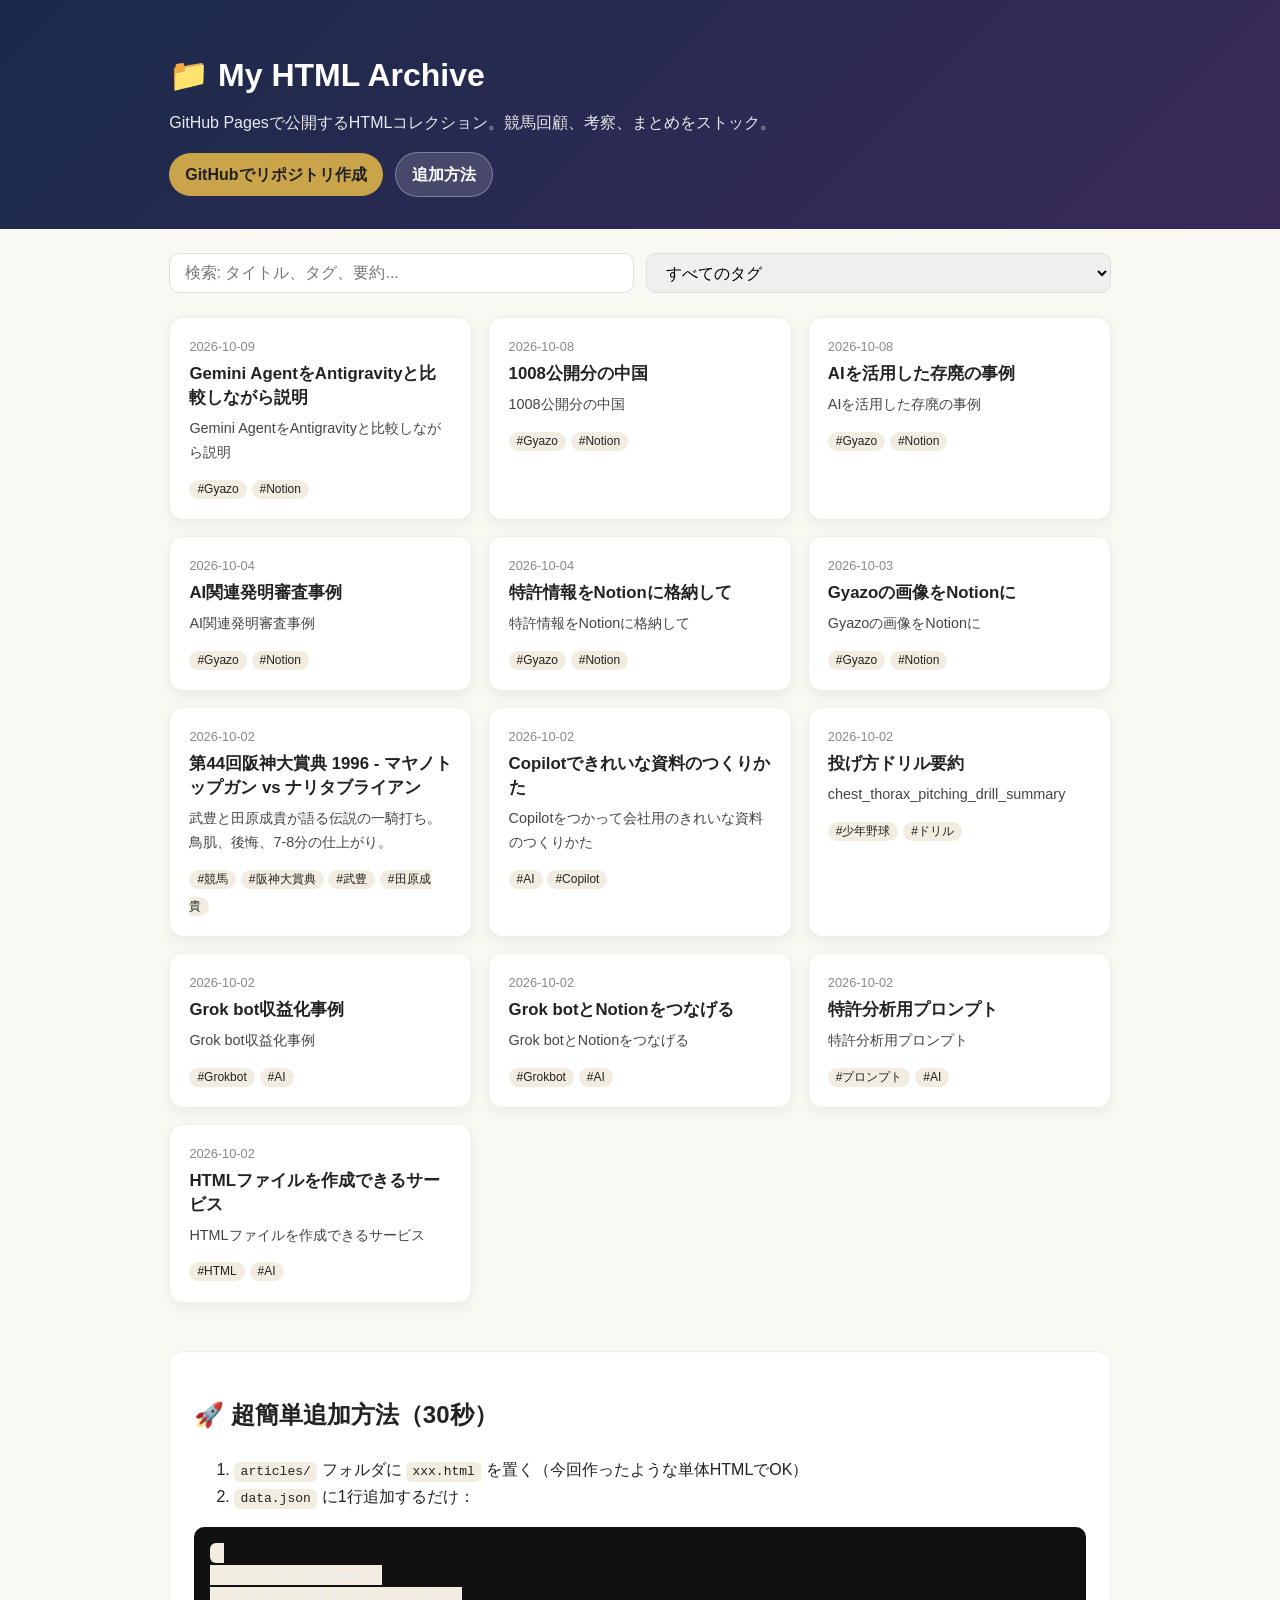
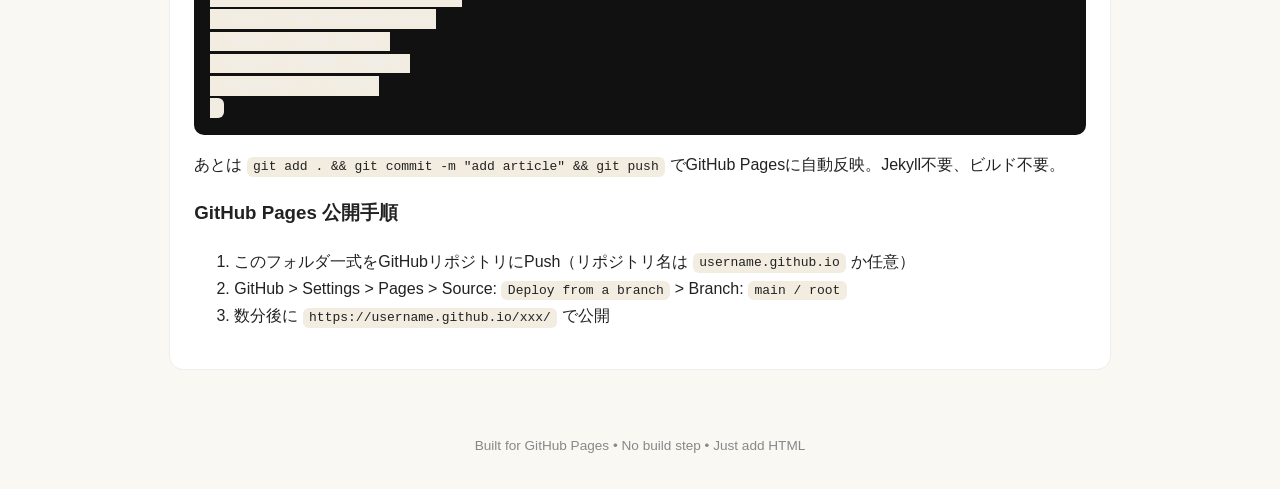
<file: index.html>
<!DOCTYPE html>
<html lang="ja">
<head>
<meta charset="UTF-8">
<meta name="viewport" content="width=device-width, initial-scale=1.0">
<title>Archive - My HTML Collection</title>
<link rel="stylesheet" href="assets/style.css">
</head>
<body>
<header class="site-header">
  <div class="wrap">
    <h1>📁 My HTML Archive</h1>
    <p>GitHub Pagesで公開するHTMLコレクション。競馬回顧、考察、まとめをストック。</p>
    <div class="actions">
      <a class="btn" href="https://github.com/new" target="_blank">GitHubでリポジトリ作成</a>
      <a class="btn secondary" href="#howto">追加方法</a>
    </div>
  </div>
</header>

<main class="wrap">
  <div class="controls">
    <input id="search" type="search" placeholder="検索: タイトル、タグ、要約..." />
    <select id="tagFilter"><option value="">すべてのタグ</option></select>
  </div>

  <div id="list" class="grid"></div>

  <section id="howto" class="howto">
    <h2>🚀 超簡単追加方法（30秒）</h2>
    <ol>
      <li><code>articles/</code> フォルダに <code>xxx.html</code> を置く（今回作ったような単体HTMLでOK）</li>
      <li><code>data.json</code> に1行追加するだけ：</li>
    </ol>
<pre><code>{
  "id": "my-new-page",
  "title": "新しいページのタイトル",
  "file": "my-new-page.html",
  "date": "2026-10-02",
  "tags": ["競馬", "考察"],
  "summary": "一言要約"
}</code></pre>
    <p>あとは <code>git add . && git commit -m "add article" && git push</code> でGitHub Pagesに自動反映。Jekyll不要、ビルド不要。</p>
    <h3>GitHub Pages 公開手順</h3>
    <ol>
      <li>このフォルダ一式をGitHubリポジトリにPush（リポジトリ名は <code>username.github.io</code> か任意）</li>
      <li>GitHub > Settings > Pages > Source: <code>Deploy from a branch</code> > Branch: <code>main / root</code></li>
      <li>数分後に <code>https://username.github.io/xxx/</code> で公開</li>
    </ol>
  </section>
</main>

<footer class="site-footer">
  <div class="wrap">Built for GitHub Pages • No build step • Just add HTML</div>
</footer>

<script>
async function load(){
  const res = await fetch('data.json?'+Date.now());
  const data = await res.json();
  const list = document.getElementById('list');
  const search = document.getElementById('search');
  const tagFilter = document.getElementById('tagFilter');

  const allTags = [...new Set(data.flatMap(d=>d.tags))];
  allTags.forEach(t=>{
    const o=document.createElement('option'); o.value=t; o.textContent=t; tagFilter.appendChild(o);
  });

  function render(filterText="", filterTag=""){
    list.innerHTML="";
    const filtered = data.filter(d=>{
      const text = (d.title+d.summary+d.tags.join("")).toLowerCase();
      const okText = !filterText || text.includes(filterText.toLowerCase());
      const okTag = !filterTag || d.tags.includes(filterTag);
      return okText && okTag;
    }).sort((a,b)=> b.date.localeCompare(a.date));

    filtered.forEach(d=>{
      const el=document.createElement('a');
      el.className='card';
      el.href='articles/'+d.file;
      el.innerHTML=`
        <div class="card-date">${d.date}</div>
        <h3>${d.title}</h3>
        <p>${d.summary}</p>
        <div class="tags">${d.tags.map(t=>`<span>#${t}</span>`).join("")}</div>
      `;
      list.appendChild(el);
    });
    if(!filtered.length){
      list.innerHTML='<p style="opacity:.6">該当する記事がありません</p>';
    }
  }

  search.addEventListener('input',()=>render(search.value, tagFilter.value));
  tagFilter.addEventListener('change',()=>render(search.value, tagFilter.value));
  render();
}
load();
</script>
</body>
</html>
</file>
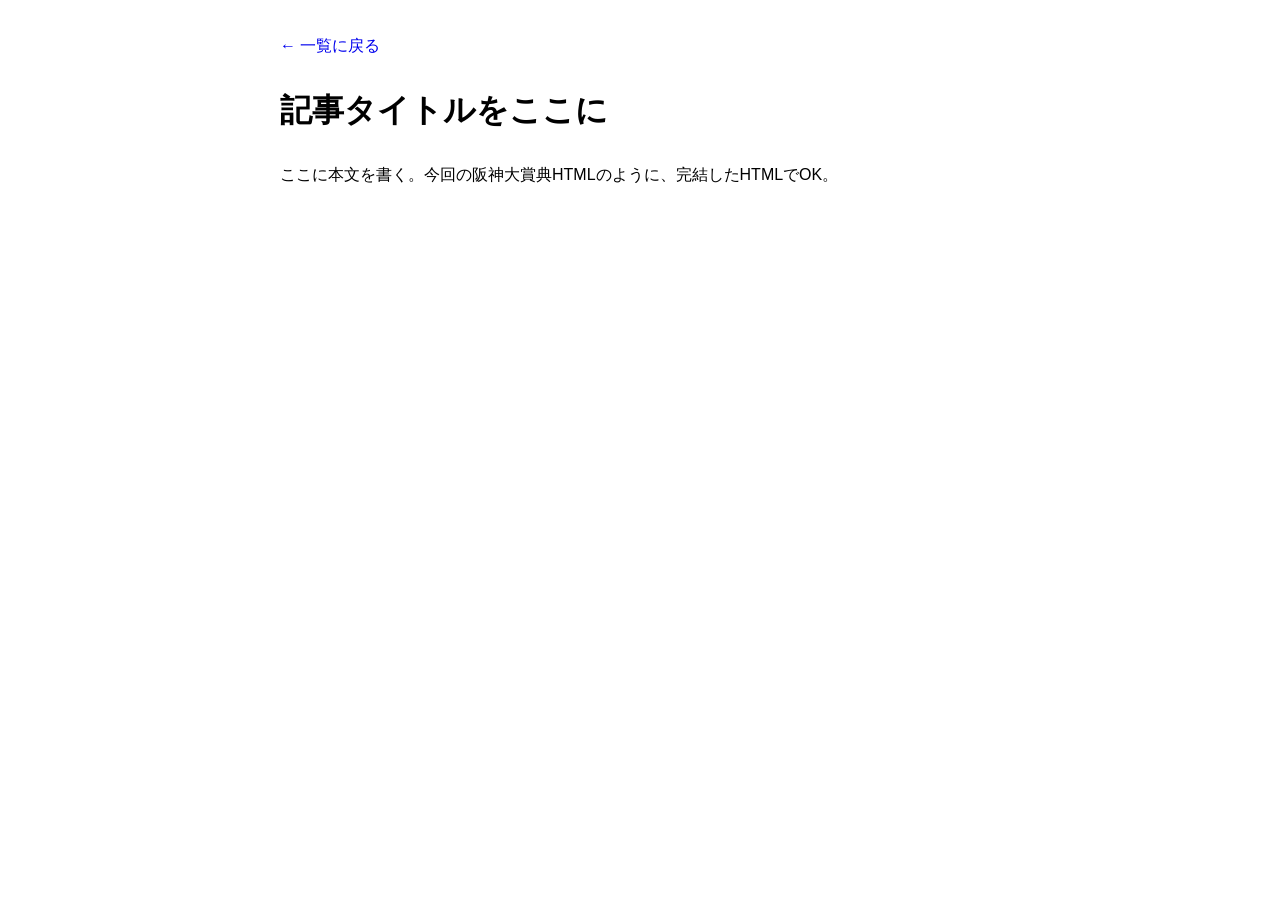
<file: articles/_template.html>
<!DOCTYPE html>
<html lang="ja">
<head><meta charset="UTF-8"><title>テンプレート - 新しい記事</title>
<meta name="viewport" content="width=device-width, initial-scale=1.0">
<style>body{font-family:sans-serif;max-width:720px;margin:2rem auto;padding:0 1rem;line-height:1.8} .back a{text-decoration:none}</style>
</head>
<body>
<p class="back"><a href="../">← 一覧に戻る</a></p>
<h1>記事タイトルをここに</h1>
<p>ここに本文を書く。今回の阪神大賞典HTMLのように、完結したHTMLでOK。</p>
</body>
</html>
</file>
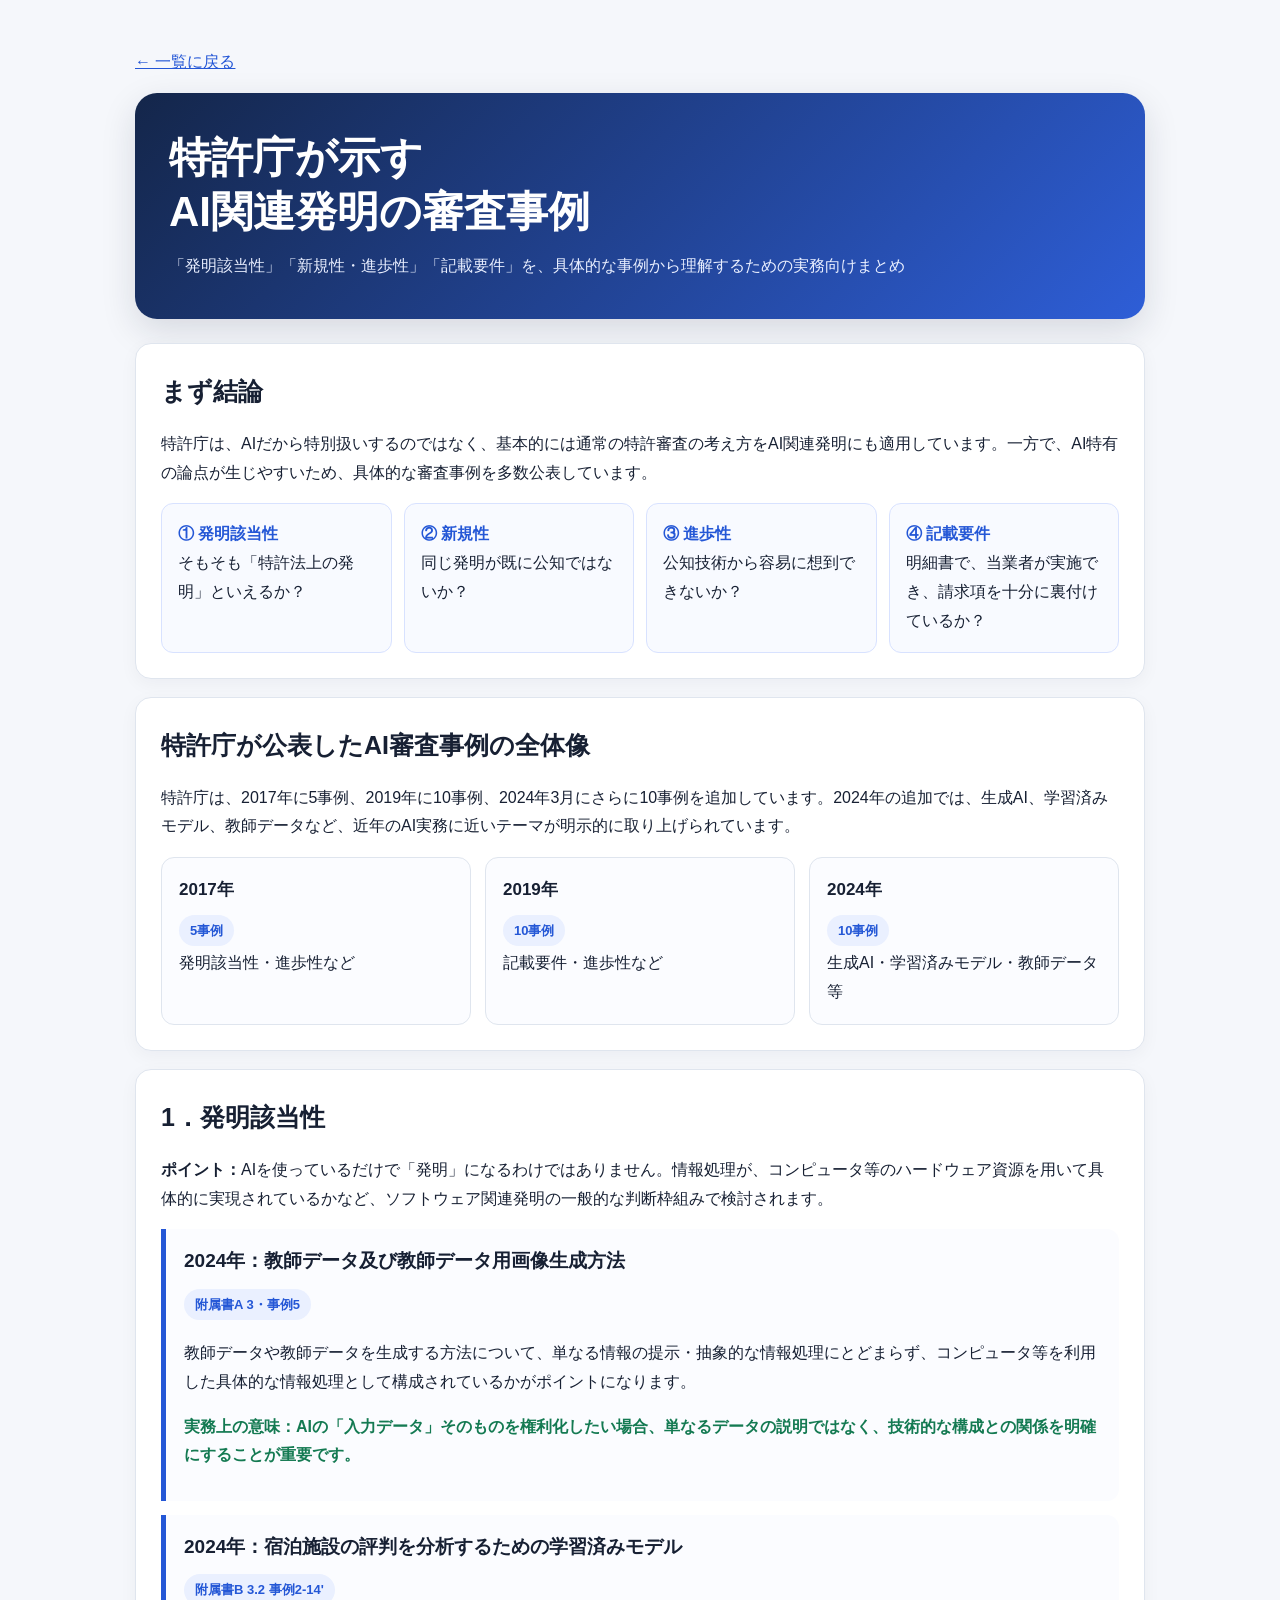
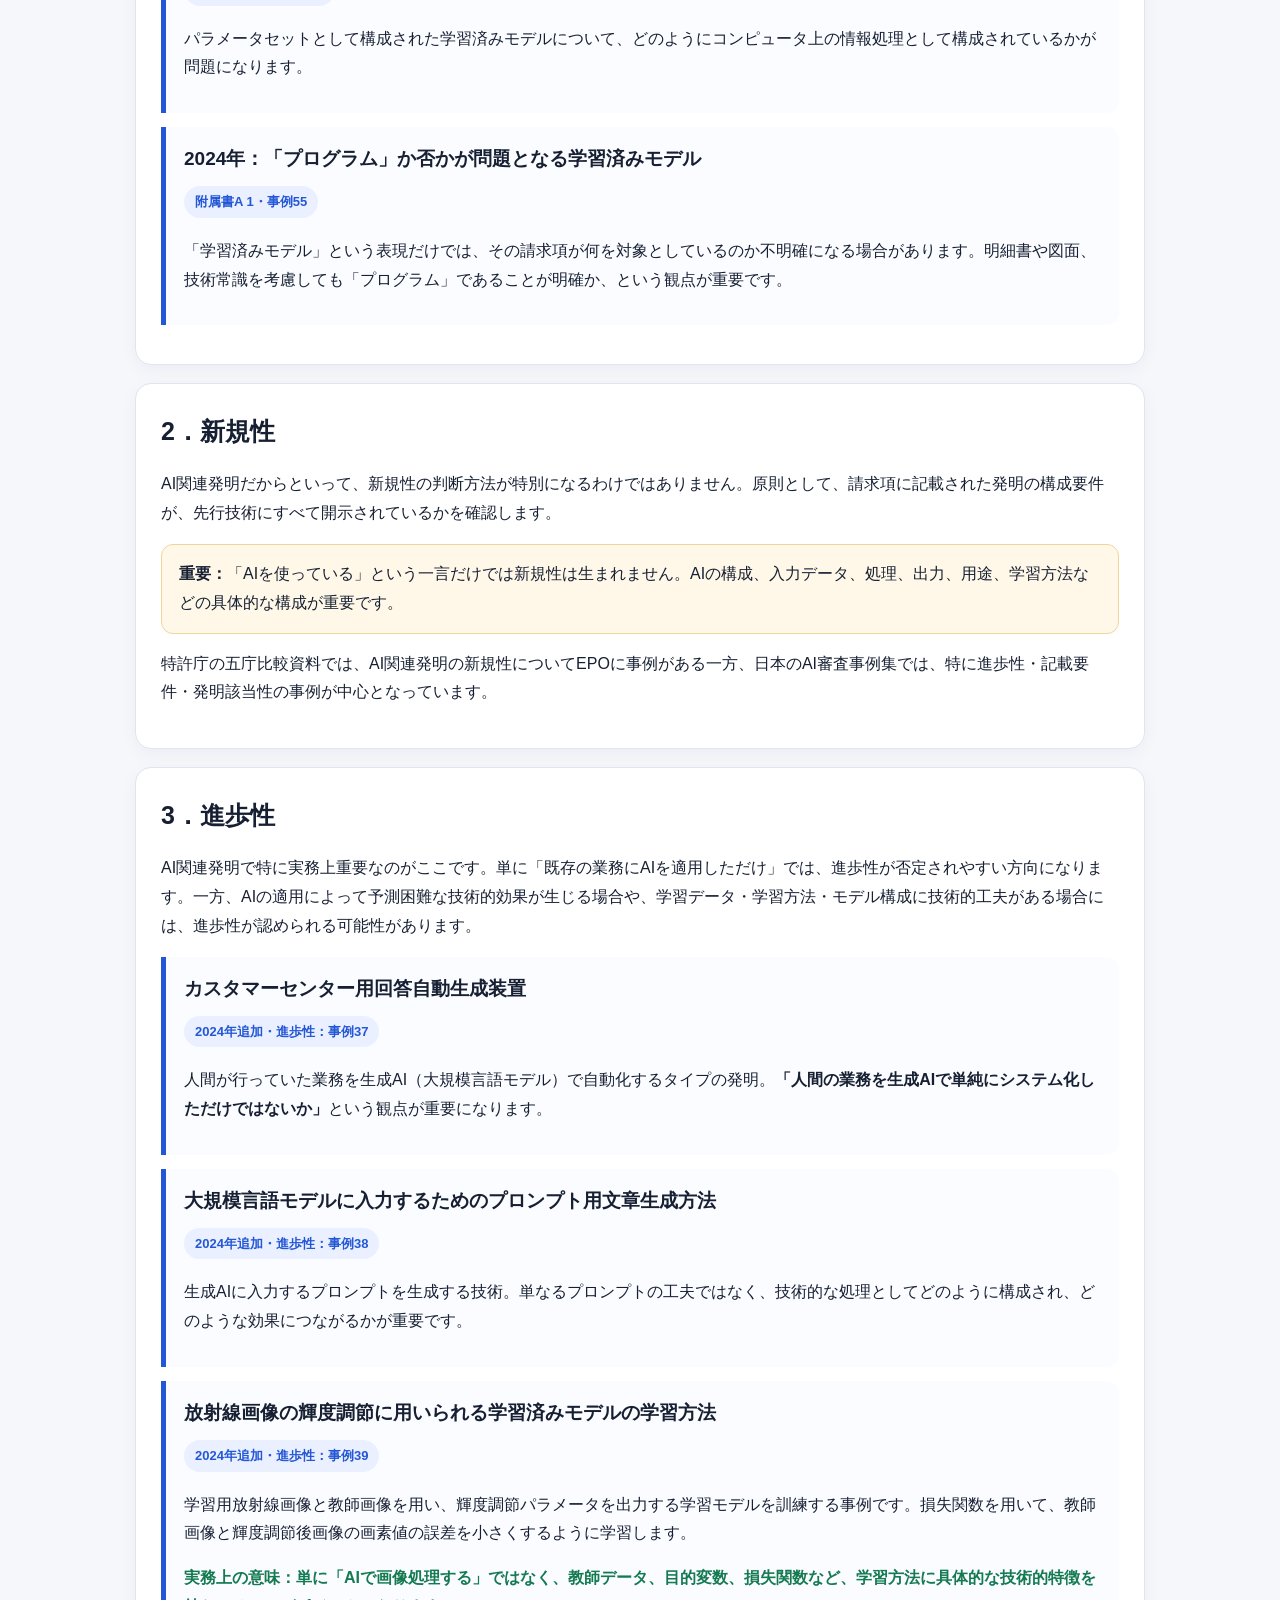
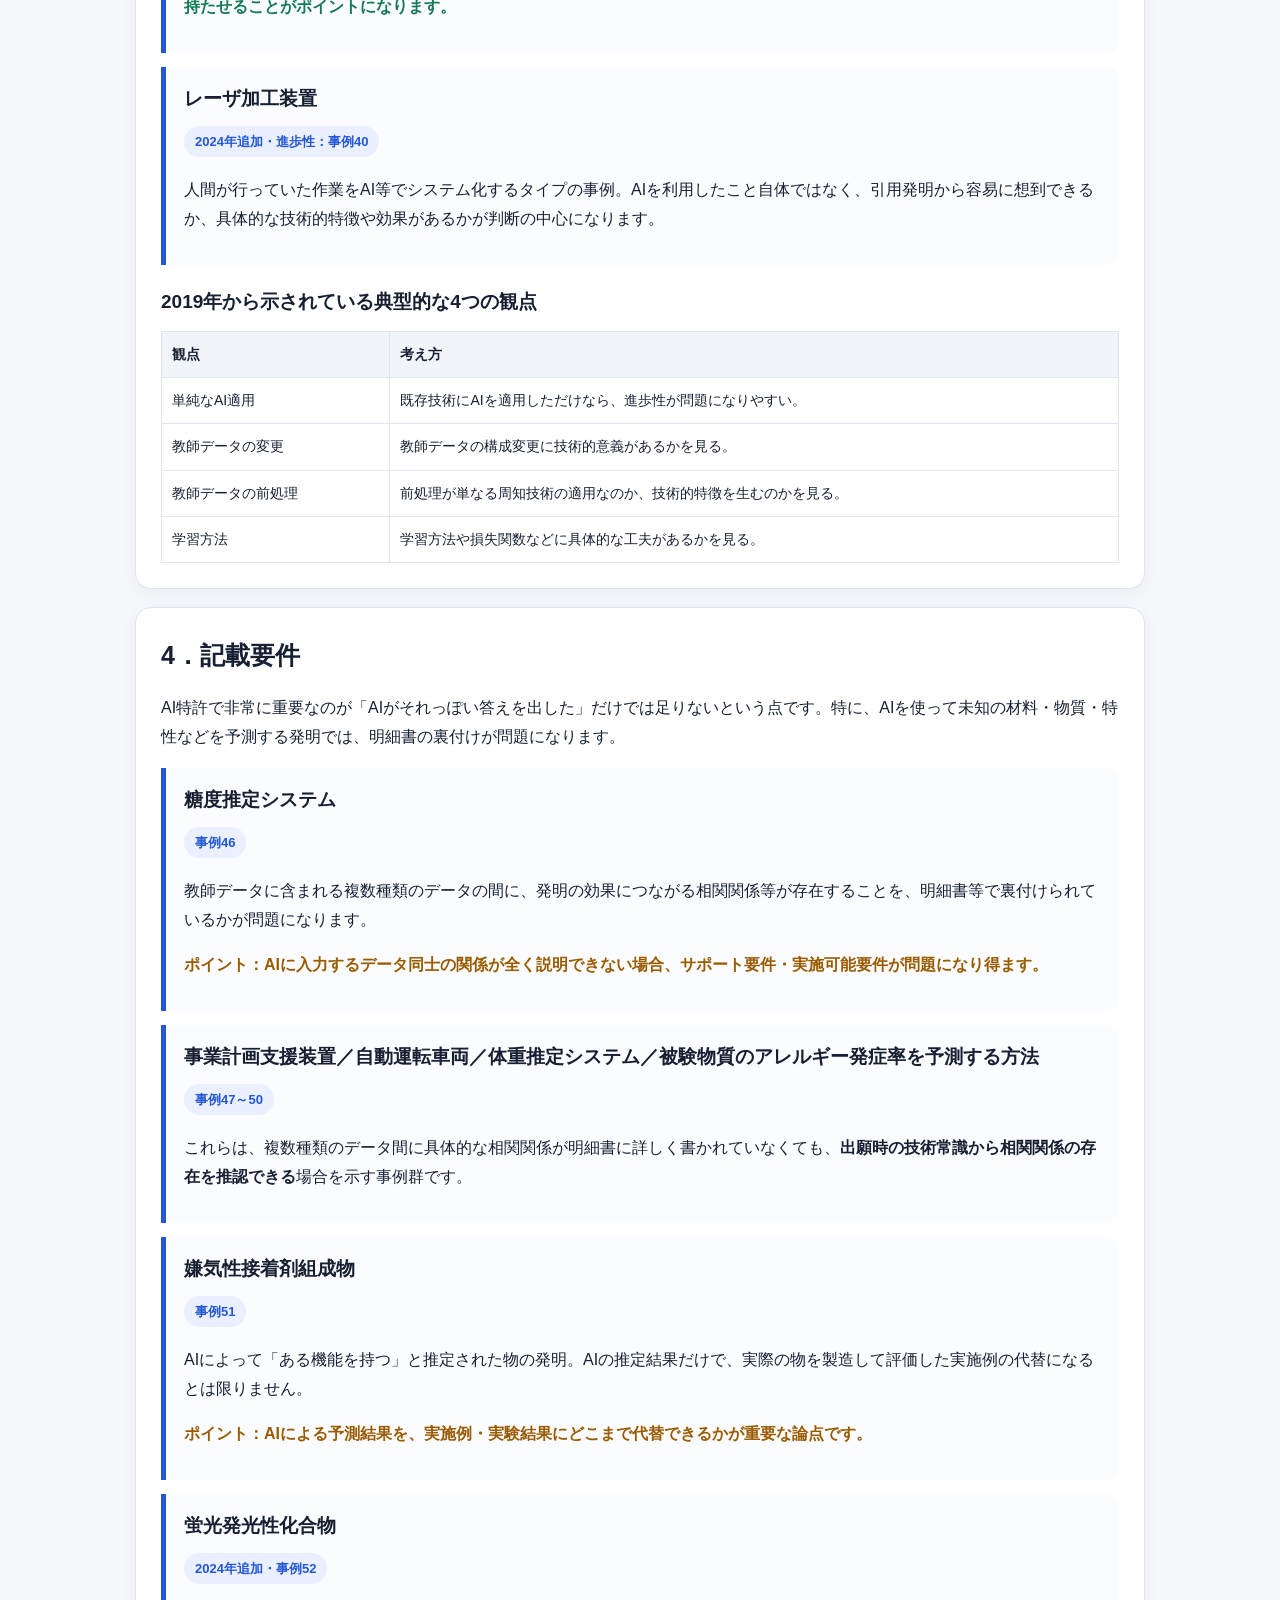
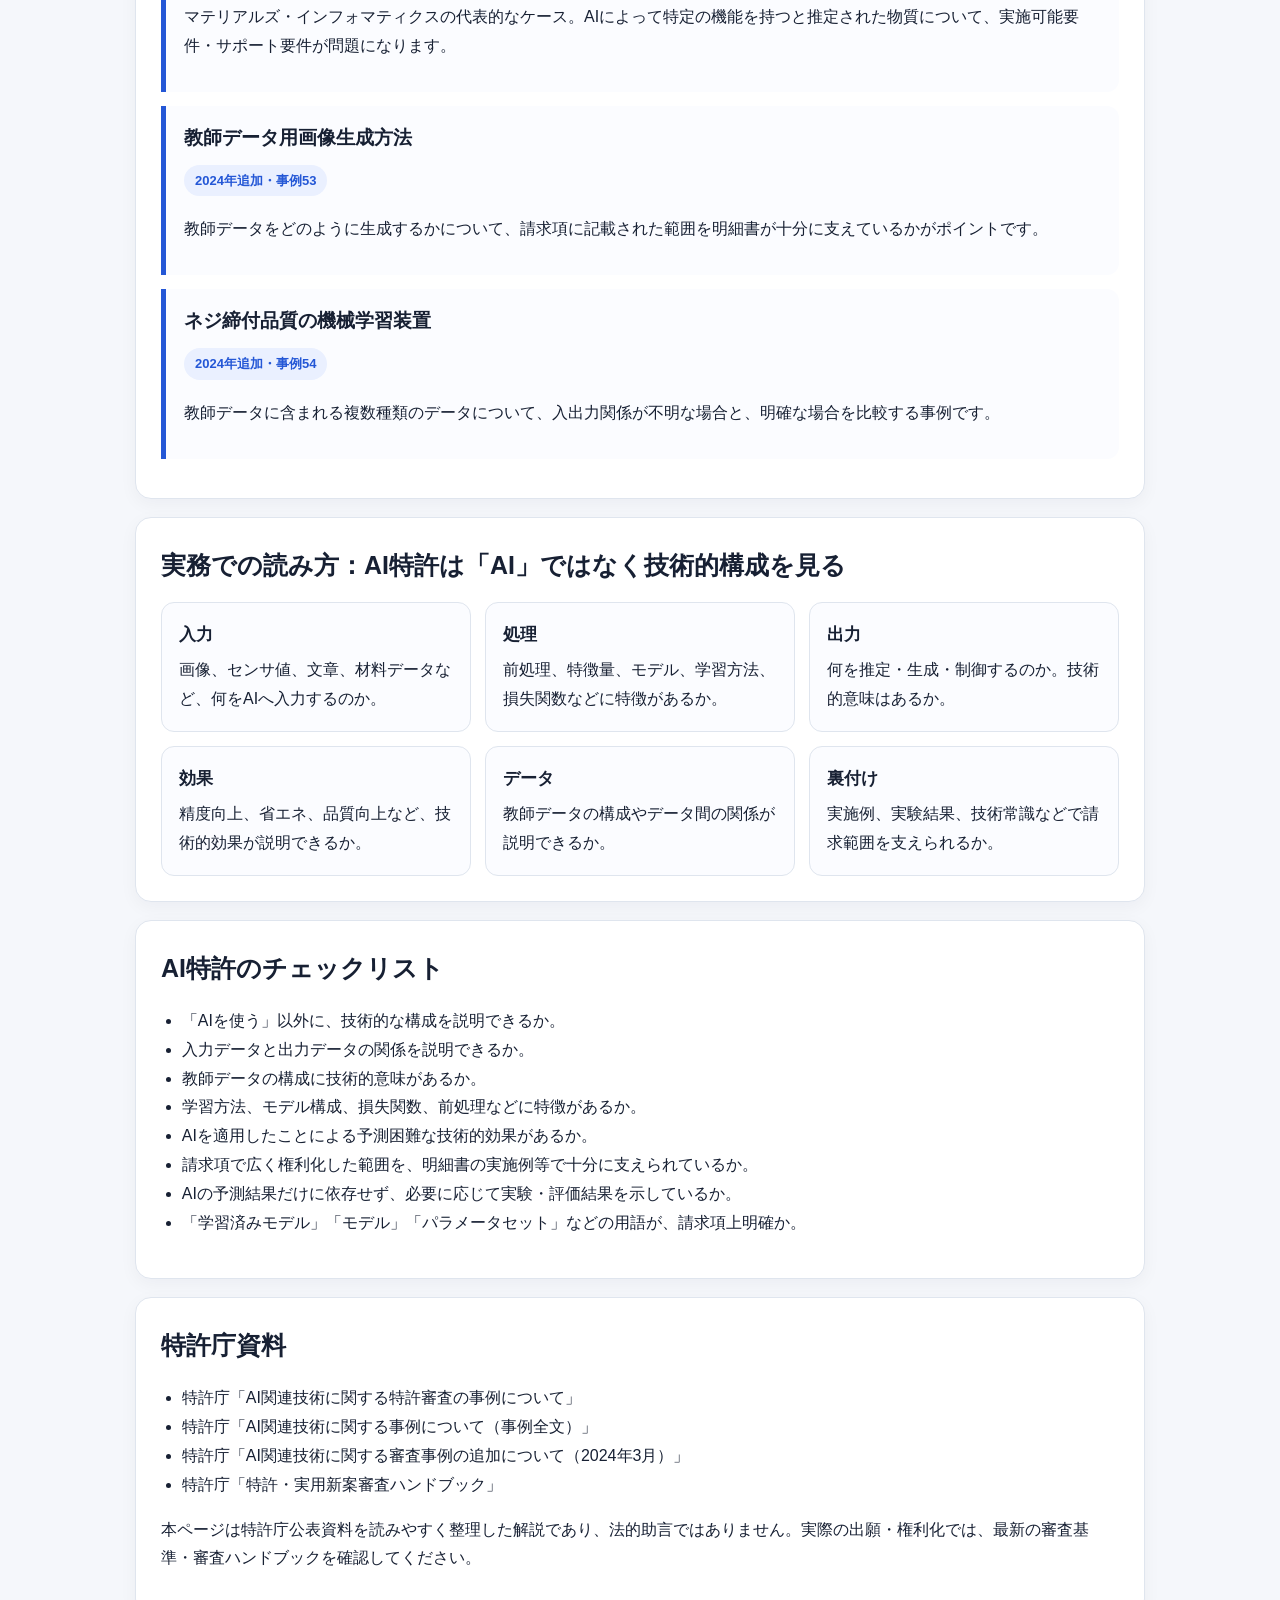
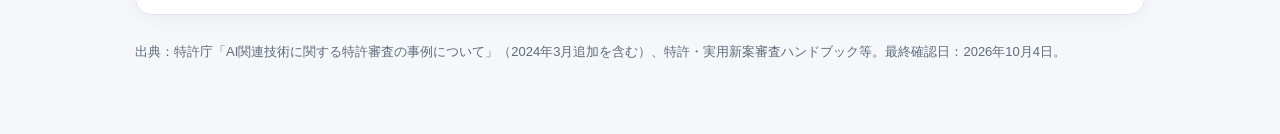
<file: articles/ai_patent_jpo_cases.html>
<!DOCTYPE html>
<html lang="ja">
<head>
<meta charset="UTF-8">
<meta name="viewport" content="width=device-width, initial-scale=1.0">
<title>特許庁・AI関連発明の審査事例まとめ</title>
<style>
:root{--bg:#f5f7fb;--card:#fff;--text:#172033;--muted:#5f6b7a;--line:#dfe5ee;--accent:#2457d6;--accent2:#eaf0ff;--good:#147a52;--warn:#9a5b00}
*{box-sizing:border-box}
body{margin:0;background:var(--bg);color:var(--text);font-family:-apple-system,BlinkMacSystemFont,"Segoe UI","Noto Sans JP",sans-serif;line-height:1.8}
.container{max-width:1050px;margin:auto;padding:32px 20px 70px}
.hero{background:linear-gradient(135deg,#14264a,#2e5ed7);color:#fff;border-radius:22px;padding:38px 34px;margin-bottom:24px;box-shadow:0 12px 35px #17203322}
.hero h1{margin:0 0 12px;font-size:clamp(28px,4vw,42px);line-height:1.3}
.hero p{margin:0;color:#e9efff}
.card{background:var(--card);border:1px solid var(--line);border-radius:16px;padding:25px;margin:18px 0;box-shadow:0 5px 18px #1720330b}
h2{font-size:25px;margin:0 0 14px}
h3{font-size:19px;margin:20px 0 8px}
.badge{display:inline-block;background:var(--accent2);color:var(--accent);font-weight:700;border-radius:999px;padding:4px 11px;font-size:13px;margin:3px 4px 3px 0}
.grid{display:grid;grid-template-columns:repeat(auto-fit,minmax(230px,1fr));gap:14px}
.mini{border:1px solid var(--line);border-radius:13px;padding:17px;background:#fbfcff}
.mini strong{display:block;font-size:17px;margin-bottom:6px}
.flow{display:grid;grid-template-columns:repeat(auto-fit,minmax(190px,1fr));gap:12px;margin-top:15px}
.flow div{background:#f8faff;border:1px solid #d8e2ff;border-radius:12px;padding:16px}
.flow b{color:var(--accent)}
.case{border-left:5px solid var(--accent);padding:15px 18px;margin:14px 0;background:#fbfcff;border-radius:0 12px 12px 0}
.case h3{margin:0 0 7px}
.good{color:var(--good);font-weight:700}
.warn{color:var(--warn);font-weight:700}
table{width:100%;border-collapse:collapse;margin-top:12px;font-size:14px}
th,td{border:1px solid var(--line);padding:10px;vertical-align:top}
th{background:#f1f4f9;text-align:left}
.note{background:#fff8e8;border:1px solid #f0d59a;border-radius:12px;padding:15px 17px}
.footer{color:var(--muted);font-size:13px;margin-top:25px}
a{color:var(--accent)}
ul{padding-left:1.3em}
</style>
</head>
<body>
<div class="container">
<p><a href="../index.html">← 一覧に戻る</a></p>
<section class="hero">
  <h1>特許庁が示す<br>AI関連発明の審査事例</h1>
  <p>「発明該当性」「新規性・進歩性」「記載要件」を、具体的な事例から理解するための実務向けまとめ</p>
</section>

<div class="card">
<h2>まず結論</h2>
<p>特許庁は、AIだから特別扱いするのではなく、基本的には通常の特許審査の考え方をAI関連発明にも適用しています。一方で、AI特有の論点が生じやすいため、具体的な審査事例を多数公表しています。</p>
<div class="flow">
<div><b>① 発明該当性</b><br>そもそも「特許法上の発明」といえるか？</div>
<div><b>② 新規性</b><br>同じ発明が既に公知ではないか？</div>
<div><b>③ 進歩性</b><br>公知技術から容易に想到できないか？</div>
<div><b>④ 記載要件</b><br>明細書で、当業者が実施でき、請求項を十分に裏付けているか？</div>
</div>
</div>

<div class="card">
<h2>特許庁が公表したAI審査事例の全体像</h2>
<p>特許庁は、2017年に5事例、2019年に10事例、2024年3月にさらに10事例を追加しています。2024年の追加では、生成AI、学習済みモデル、教師データなど、近年のAI実務に近いテーマが明示的に取り上げられています。</p>
<div class="grid">
<div class="mini"><strong>2017年</strong><span class="badge">5事例</span><br>発明該当性・進歩性など</div>
<div class="mini"><strong>2019年</strong><span class="badge">10事例</span><br>記載要件・進歩性など</div>
<div class="mini"><strong>2024年</strong><span class="badge">10事例</span><br>生成AI・学習済みモデル・教師データ等</div>
</div>
</div>

<div class="card">
<h2>1．発明該当性</h2>
<p><b>ポイント：</b>AIを使っているだけで「発明」になるわけではありません。情報処理が、コンピュータ等のハードウェア資源を用いて具体的に実現されているかなど、ソフトウェア関連発明の一般的な判断枠組みで検討されます。</p>

<div class="case">
<h3>2024年：教師データ及び教師データ用画像生成方法</h3>
<span class="badge">附属書A 3・事例5</span>
<p>教師データや教師データを生成する方法について、単なる情報の提示・抽象的な情報処理にとどまらず、コンピュータ等を利用した具体的な情報処理として構成されているかがポイントになります。</p>
<p class="good">実務上の意味：AIの「入力データ」そのものを権利化したい場合、単なるデータの説明ではなく、技術的な構成との関係を明確にすることが重要です。</p>
</div>

<div class="case">
<h3>2024年：宿泊施設の評判を分析するための学習済みモデル</h3>
<span class="badge">附属書B 3.2 事例2-14'</span>
<p>パラメータセットとして構成された学習済みモデルについて、どのようにコンピュータ上の情報処理として構成されているかが問題になります。</p>
</div>

<div class="case">
<h3>2024年：「プログラム」か否かが問題となる学習済みモデル</h3>
<span class="badge">附属書A 1・事例55</span>
<p>「学習済みモデル」という表現だけでは、その請求項が何を対象としているのか不明確になる場合があります。明細書や図面、技術常識を考慮しても「プログラム」であることが明確か、という観点が重要です。</p>
</div>
</div>

<div class="card">
<h2>2．新規性</h2>
<p>AI関連発明だからといって、新規性の判断方法が特別になるわけではありません。原則として、請求項に記載された発明の構成要件が、先行技術にすべて開示されているかを確認します。</p>
<div class="note"><b>重要：</b>「AIを使っている」という一言だけでは新規性は生まれません。AIの構成、入力データ、処理、出力、用途、学習方法などの具体的な構成が重要です。</div>
<p>特許庁の五庁比較資料では、AI関連発明の新規性についてEPOに事例がある一方、日本のAI審査事例集では、特に進歩性・記載要件・発明該当性の事例が中心となっています。</p>
</div>

<div class="card">
<h2>3．進歩性</h2>
<p>AI関連発明で特に実務上重要なのがここです。単に「既存の業務にAIを適用しただけ」では、進歩性が否定されやすい方向になります。一方、AIの適用によって予測困難な技術的効果が生じる場合や、学習データ・学習方法・モデル構成に技術的工夫がある場合には、進歩性が認められる可能性があります。</p>

<div class="case">
<h3>カスタマーセンター用回答自動生成装置</h3>
<span class="badge">2024年追加・進歩性：事例37</span>
<p>人間が行っていた業務を生成AI（大規模言語モデル）で自動化するタイプの発明。<b>「人間の業務を生成AIで単純にシステム化しただけではないか」</b>という観点が重要になります。</p>
</div>

<div class="case">
<h3>大規模言語モデルに入力するためのプロンプト用文章生成方法</h3>
<span class="badge">2024年追加・進歩性：事例38</span>
<p>生成AIに入力するプロンプトを生成する技術。単なるプロンプトの工夫ではなく、技術的な処理としてどのように構成され、どのような効果につながるかが重要です。</p>
</div>

<div class="case">
<h3>放射線画像の輝度調節に用いられる学習済みモデルの学習方法</h3>
<span class="badge">2024年追加・進歩性：事例39</span>
<p>学習用放射線画像と教師画像を用い、輝度調節パラメータを出力する学習モデルを訓練する事例です。損失関数を用いて、教師画像と輝度調節後画像の画素値の誤差を小さくするように学習します。</p>
<p class="good">実務上の意味：単に「AIで画像処理する」ではなく、教師データ、目的変数、損失関数など、学習方法に具体的な技術的特徴を持たせることがポイントになります。</p>
</div>

<div class="case">
<h3>レーザ加工装置</h3>
<span class="badge">2024年追加・進歩性：事例40</span>
<p>人間が行っていた作業をAI等でシステム化するタイプの事例。AIを利用したこと自体ではなく、引用発明から容易に想到できるか、具体的な技術的特徴や効果があるかが判断の中心になります。</p>
</div>

<h3>2019年から示されている典型的な4つの観点</h3>
<table>
<tr><th>観点</th><th>考え方</th></tr>
<tr><td>単純なAI適用</td><td>既存技術にAIを適用しただけなら、進歩性が問題になりやすい。</td></tr>
<tr><td>教師データの変更</td><td>教師データの構成変更に技術的意義があるかを見る。</td></tr>
<tr><td>教師データの前処理</td><td>前処理が単なる周知技術の適用なのか、技術的特徴を生むのかを見る。</td></tr>
<tr><td>学習方法</td><td>学習方法や損失関数などに具体的な工夫があるかを見る。</td></tr>
</table>
</div>

<div class="card">
<h2>4．記載要件</h2>
<p>AI特許で非常に重要なのが「AIがそれっぽい答えを出した」だけでは足りないという点です。特に、AIを使って未知の材料・物質・特性などを予測する発明では、明細書の裏付けが問題になります。</p>

<div class="case">
<h3>糖度推定システム</h3>
<span class="badge">事例46</span>
<p>教師データに含まれる複数種類のデータの間に、発明の効果につながる相関関係等が存在することを、明細書等で裏付けられているかが問題になります。</p>
<p class="warn">ポイント：AIに入力するデータ同士の関係が全く説明できない場合、サポート要件・実施可能要件が問題になり得ます。</p>
</div>

<div class="case">
<h3>事業計画支援装置／自動運転車両／体重推定システム／被験物質のアレルギー発症率を予測する方法</h3>
<span class="badge">事例47～50</span>
<p>これらは、複数種類のデータ間に具体的な相関関係が明細書に詳しく書かれていなくても、<b>出願時の技術常識から相関関係の存在を推認できる</b>場合を示す事例群です。</p>
</div>

<div class="case">
<h3>嫌気性接着剤組成物</h3>
<span class="badge">事例51</span>
<p>AIによって「ある機能を持つ」と推定された物の発明。AIの推定結果だけで、実際の物を製造して評価した実施例の代替になるとは限りません。</p>
<p class="warn">ポイント：AIによる予測結果を、実施例・実験結果にどこまで代替できるかが重要な論点です。</p>
</div>

<div class="case">
<h3>蛍光発光性化合物</h3>
<span class="badge">2024年追加・事例52</span>
<p>マテリアルズ・インフォマティクスの代表的なケース。AIによって特定の機能を持つと推定された物質について、実施可能要件・サポート要件が問題になります。</p>
</div>

<div class="case">
<h3>教師データ用画像生成方法</h3>
<span class="badge">2024年追加・事例53</span>
<p>教師データをどのように生成するかについて、請求項に記載された範囲を明細書が十分に支えているかがポイントです。</p>
</div>

<div class="case">
<h3>ネジ締付品質の機械学習装置</h3>
<span class="badge">2024年追加・事例54</span>
<p>教師データに含まれる複数種類のデータについて、入出力関係が不明な場合と、明確な場合を比較する事例です。</p>
</div>
</div>

<div class="card">
<h2>実務での読み方：AI特許は「AI」ではなく技術的構成を見る</h2>
<div class="grid">
<div class="mini"><strong>入力</strong>画像、センサ値、文章、材料データなど、何をAIへ入力するのか。</div>
<div class="mini"><strong>処理</strong>前処理、特徴量、モデル、学習方法、損失関数などに特徴があるか。</div>
<div class="mini"><strong>出力</strong>何を推定・生成・制御するのか。技術的意味はあるか。</div>
<div class="mini"><strong>効果</strong>精度向上、省エネ、品質向上など、技術的効果が説明できるか。</div>
<div class="mini"><strong>データ</strong>教師データの構成やデータ間の関係が説明できるか。</div>
<div class="mini"><strong>裏付け</strong>実施例、実験結果、技術常識などで請求範囲を支えられるか。</div>
</div>
</div>

<div class="card">
<h2>AI特許のチェックリスト</h2>
<ul>
<li>「AIを使う」以外に、技術的な構成を説明できるか。</li>
<li>入力データと出力データの関係を説明できるか。</li>
<li>教師データの構成に技術的意味があるか。</li>
<li>学習方法、モデル構成、損失関数、前処理などに特徴があるか。</li>
<li>AIを適用したことによる予測困難な技術的効果があるか。</li>
<li>請求項で広く権利化した範囲を、明細書の実施例等で十分に支えられているか。</li>
<li>AIの予測結果だけに依存せず、必要に応じて実験・評価結果を示しているか。</li>
<li>「学習済みモデル」「モデル」「パラメータセット」などの用語が、請求項上明確か。</li>
</ul>
</div>

<div class="card">
<h2>特許庁資料</h2>
<ul>
<li>特許庁「AI関連技術に関する特許審査の事例について」</li>
<li>特許庁「AI関連技術に関する事例について（事例全文）」</li>
<li>特許庁「AI関連技術に関する審査事例の追加について（2024年3月）」</li>
<li>特許庁「特許・実用新案審査ハンドブック」</li>
</ul>
<p>本ページは特許庁公表資料を読みやすく整理した解説であり、法的助言ではありません。実際の出願・権利化では、最新の審査基準・審査ハンドブックを確認してください。</p>
</div>

<div class="footer">
出典：特許庁「AI関連技術に関する特許審査の事例について」（2024年3月追加を含む）、特許・実用新案審査ハンドブック等。最終確認日：2026年10月4日。
</div>

</div>
</body>
</html>
</file>
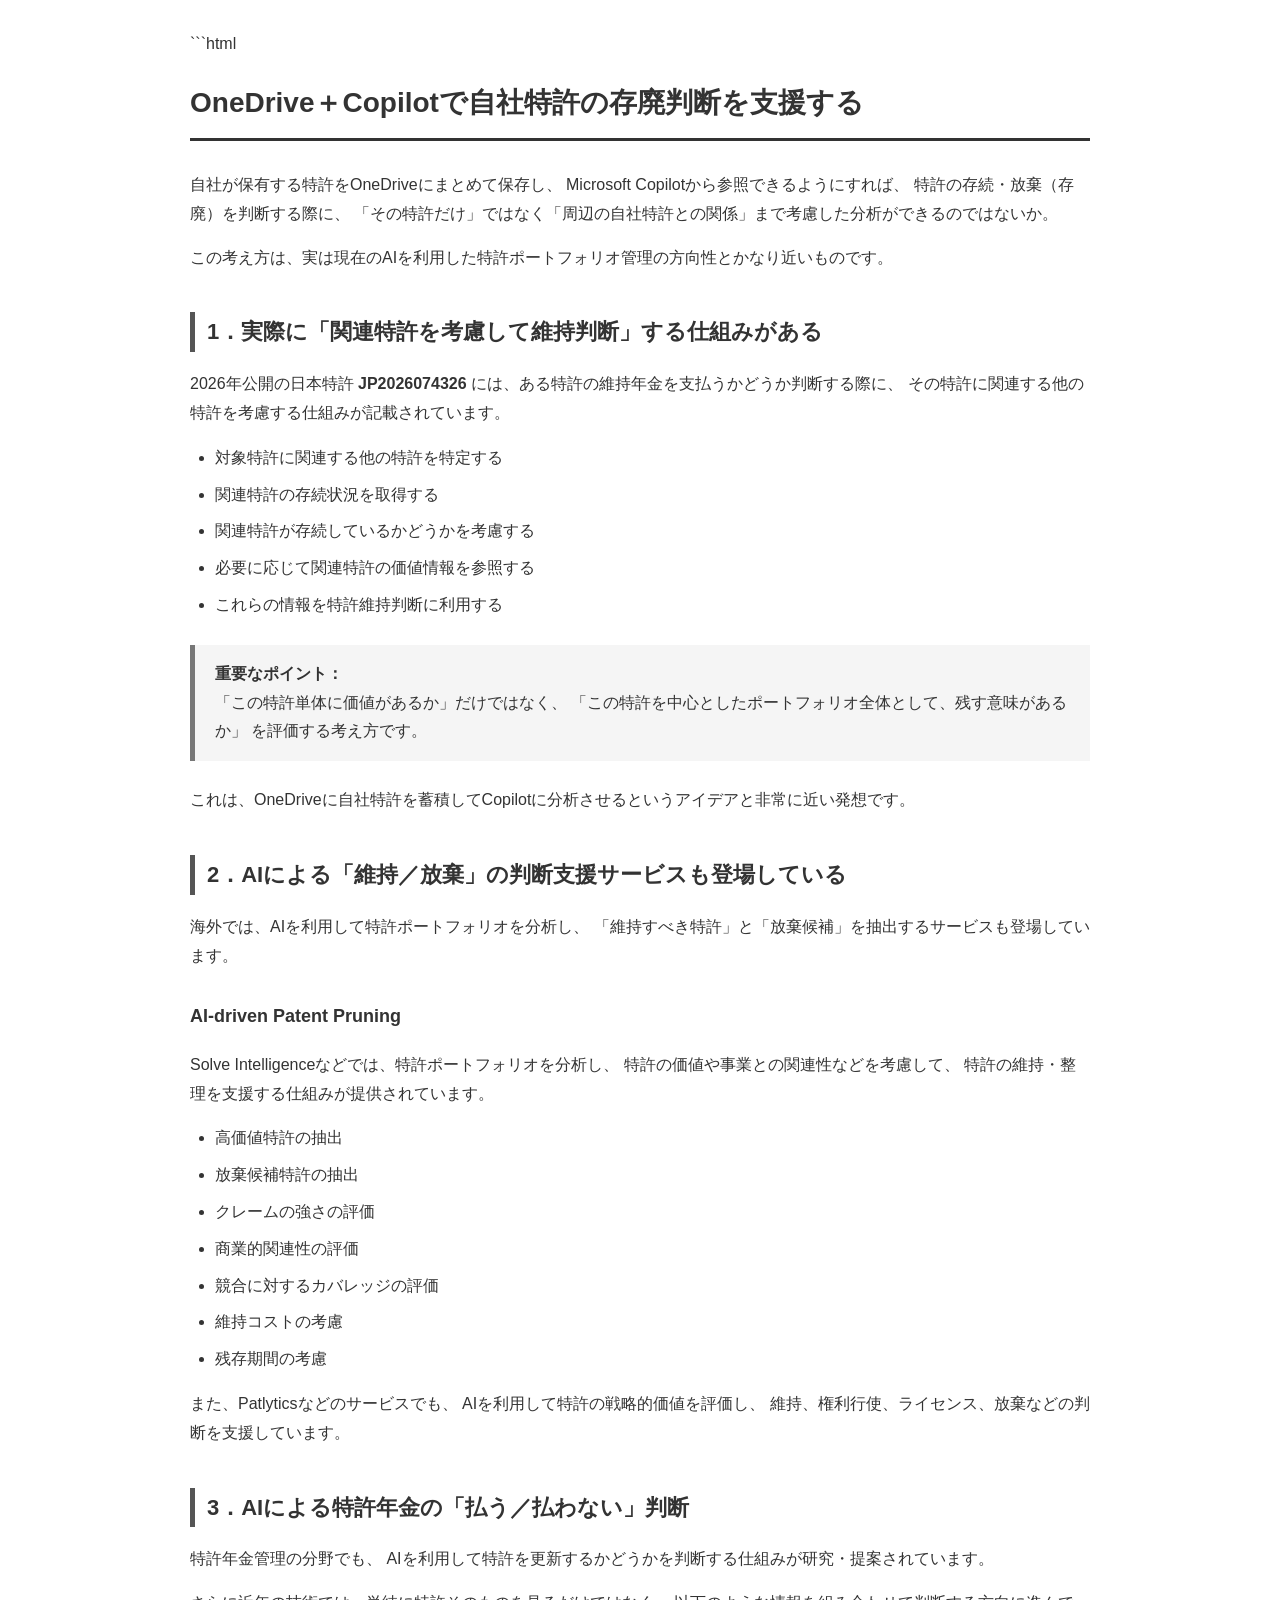
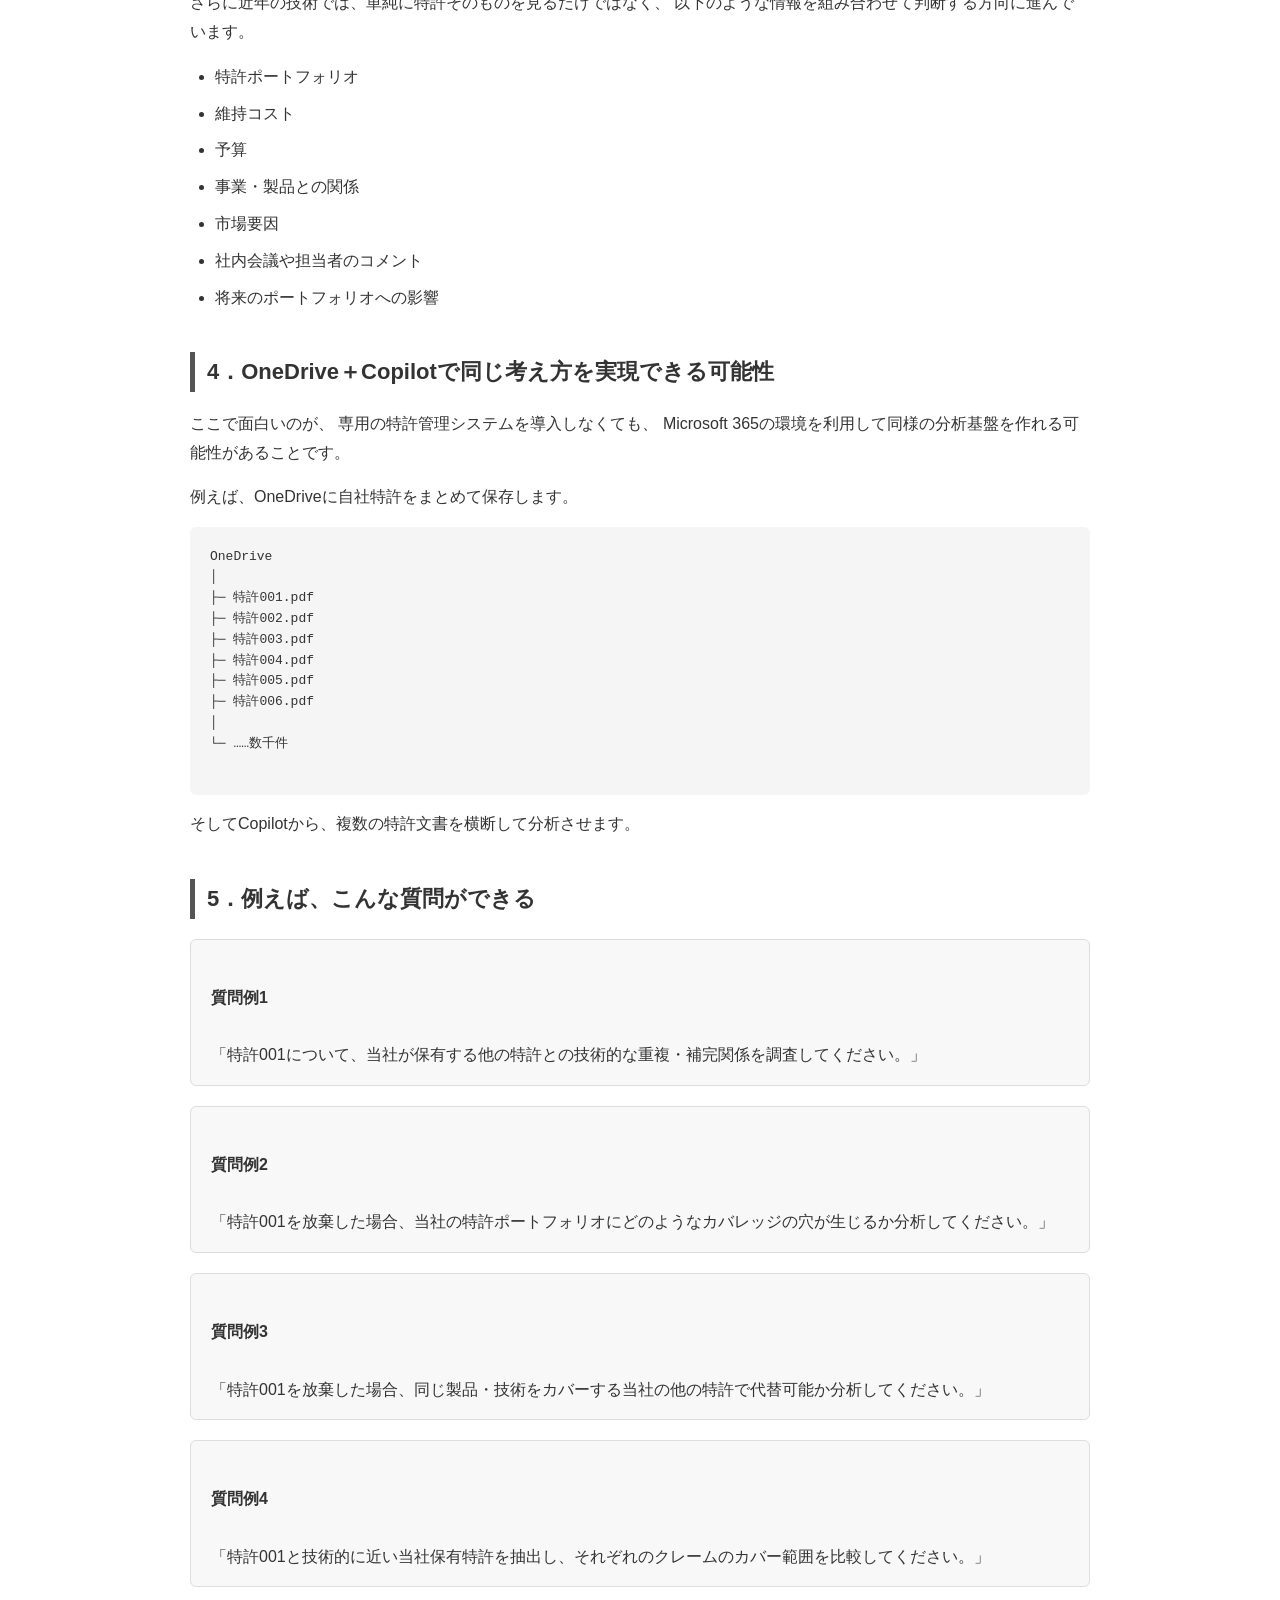
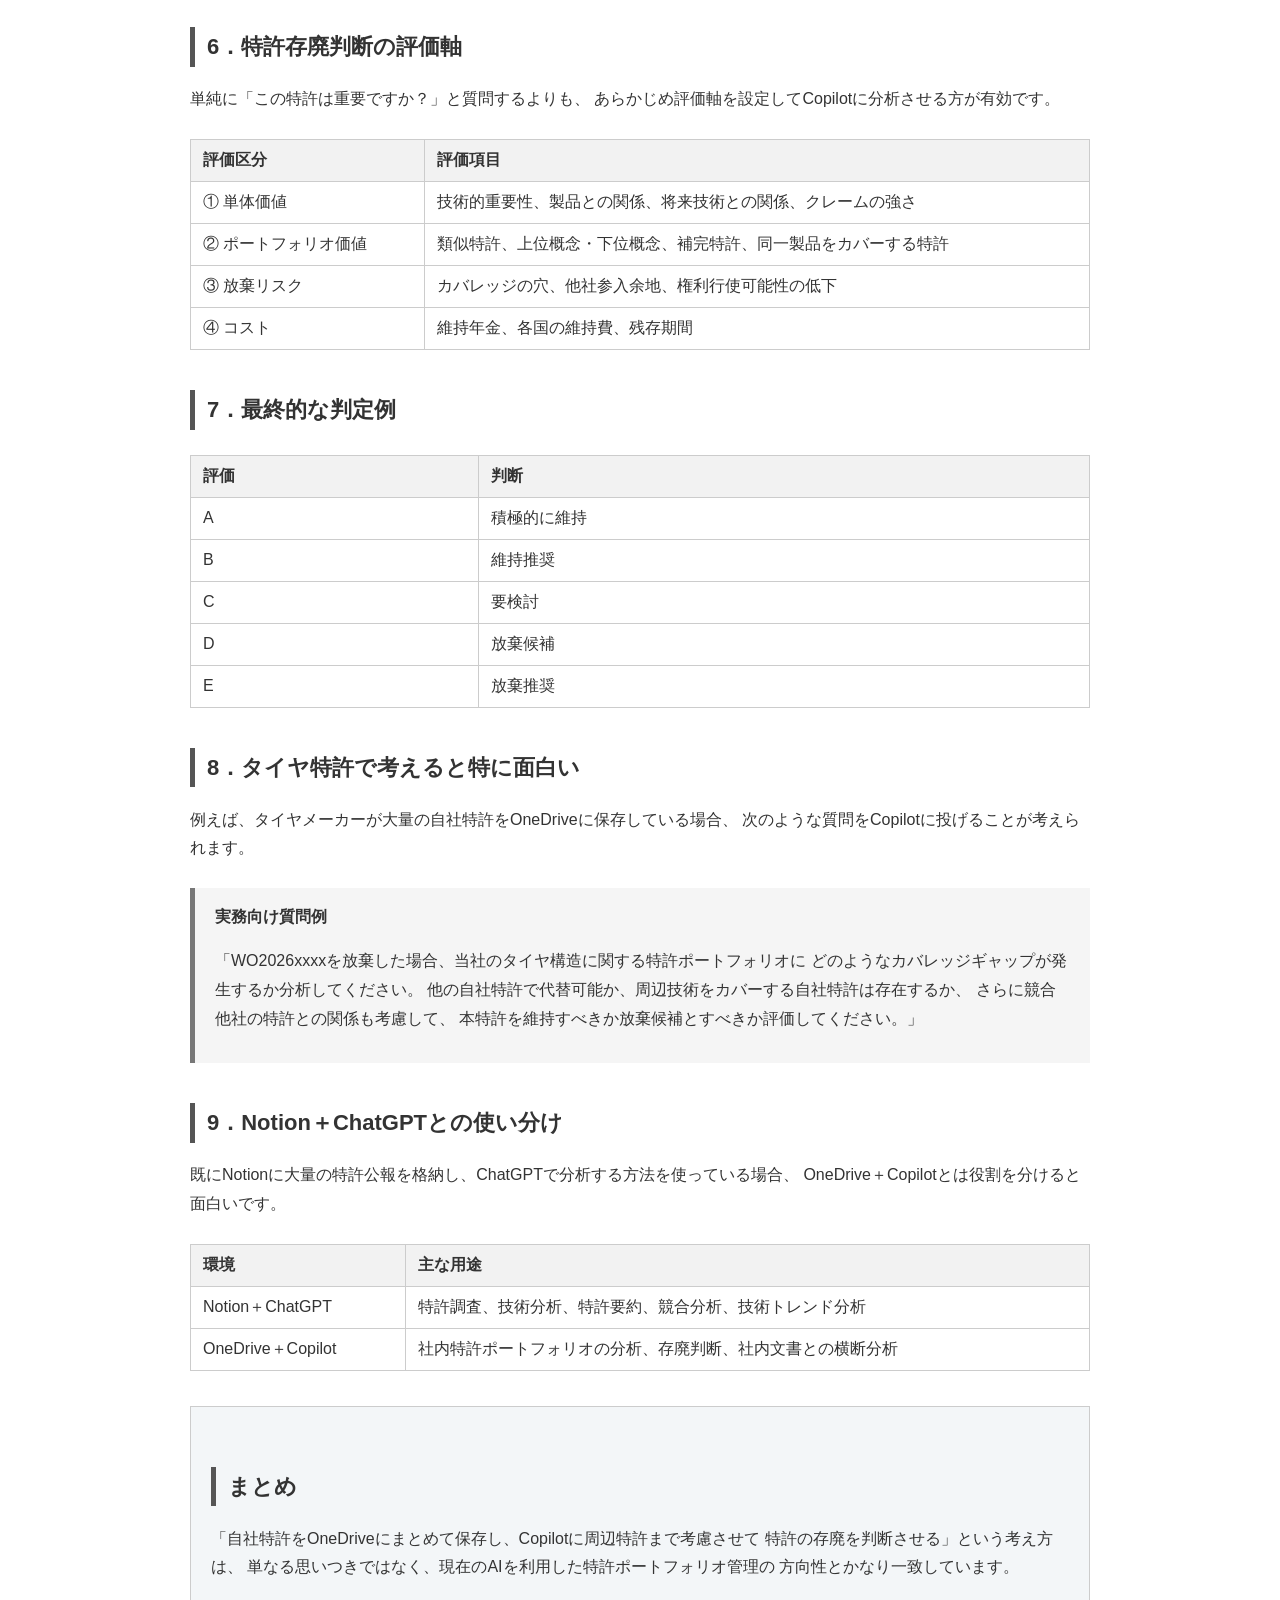
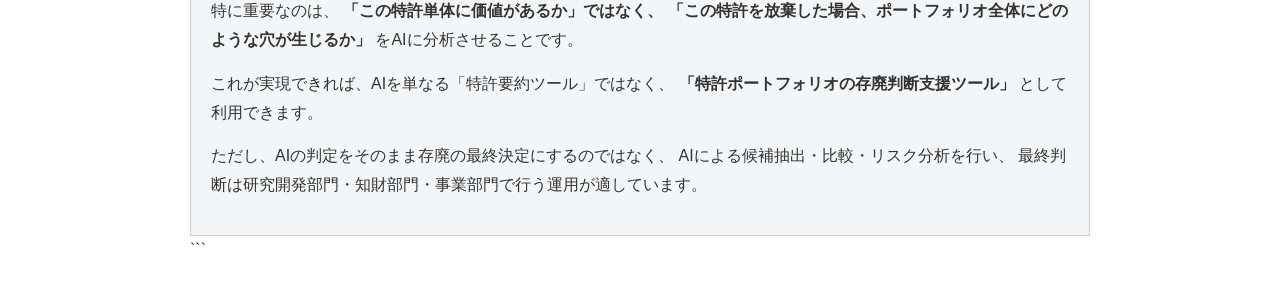
<file: articles/AIを活用した存廃.html>
```html
<!DOCTYPE html>
<html lang="ja">
<head>
  <meta charset="UTF-8">
  <meta name="viewport" content="width=device-width, initial-scale=1.0">
  <title>OneDrive＋Copilotによる特許ポートフォリオ存廃判断</title>
  <style>
    body {
      font-family: -apple-system, BlinkMacSystemFont, "Segoe UI", "Hiragino Kaku Gothic ProN",
                   "Yu Gothic", Meiryo, sans-serif;
      line-height: 1.8;
      color: #333;
      max-width: 900px;
      margin: 0 auto;
      padding: 30px 20px;
      background: #fff;
    }

    h1 {
      font-size: 28px;
      border-bottom: 3px solid #333;
      padding-bottom: 10px;
      margin-bottom: 30px;
    }

    h2 {
      font-size: 22px;
      margin-top: 40px;
      padding-left: 12px;
      border-left: 5px solid #555;
    }

    h3 {
      font-size: 18px;
      margin-top: 30px;
    }

    p {
      margin: 15px 0;
    }

    ul {
      padding-left: 25px;
    }

    li {
      margin-bottom: 8px;
    }

    .highlight {
      background: #f5f5f5;
      border-left: 5px solid #777;
      padding: 15px 20px;
      margin: 25px 0;
    }

    .example {
      background: #f8f8f8;
      border: 1px solid #ddd;
      border-radius: 6px;
      padding: 15px 20px;
      margin: 20px 0;
      white-space: pre-line;
    }

    pre {
      background: #f5f5f5;
      padding: 20px;
      overflow-x: auto;
      border-radius: 6px;
      line-height: 1.6;
    }

    table {
      width: 100%;
      border-collapse: collapse;
      margin: 25px 0;
    }

    th, td {
      border: 1px solid #ccc;
      padding: 10px 12px;
      text-align: left;
    }

    th {
      background: #f2f2f2;
    }

    .conclusion {
      background: #f3f6f8;
      border: 1px solid #ccc;
      padding: 20px;
      margin-top: 35px;
    }

    .source {
      font-size: 14px;
      color: #666;
    }
  </style>
</head>

<body>

  <h1>OneDrive＋Copilotで自社特許の存廃判断を支援する</h1>

  <p>
    自社が保有する特許をOneDriveにまとめて保存し、
    Microsoft Copilotから参照できるようにすれば、
    特許の存続・放棄（存廃）を判断する際に、
    「その特許だけ」ではなく「周辺の自社特許との関係」まで考慮した分析ができるのではないか。
  </p>

  <p>
    この考え方は、実は現在のAIを利用した特許ポートフォリオ管理の方向性とかなり近いものです。
  </p>


  <h2>1．実際に「関連特許を考慮して維持判断」する仕組みがある</h2>

  <p>
    2026年公開の日本特許
    <strong>JP2026074326</strong>
    には、ある特許の維持年金を支払うかどうか判断する際に、
    その特許に関連する他の特許を考慮する仕組みが記載されています。
  </p>

  <ul>
    <li>対象特許に関連する他の特許を特定する</li>
    <li>関連特許の存続状況を取得する</li>
    <li>関連特許が存続しているかどうかを考慮する</li>
    <li>必要に応じて関連特許の価値情報を参照する</li>
    <li>これらの情報を特許維持判断に利用する</li>
  </ul>

  <div class="highlight">
    <strong>重要なポイント：</strong><br>
    「この特許単体に価値があるか」だけではなく、
    「この特許を中心としたポートフォリオ全体として、残す意味があるか」
    を評価する考え方です。
  </div>

  <p>
    これは、OneDriveに自社特許を蓄積してCopilotに分析させるというアイデアと非常に近い発想です。
  </p>


  <h2>2．AIによる「維持／放棄」の判断支援サービスも登場している</h2>

  <p>
    海外では、AIを利用して特許ポートフォリオを分析し、
    「維持すべき特許」と「放棄候補」を抽出するサービスも登場しています。
  </p>

  <h3>AI-driven Patent Pruning</h3>

  <p>
    Solve Intelligenceなどでは、特許ポートフォリオを分析し、
    特許の価値や事業との関連性などを考慮して、
    特許の維持・整理を支援する仕組みが提供されています。
  </p>

  <ul>
    <li>高価値特許の抽出</li>
    <li>放棄候補特許の抽出</li>
    <li>クレームの強さの評価</li>
    <li>商業的関連性の評価</li>
    <li>競合に対するカバレッジの評価</li>
    <li>維持コストの考慮</li>
    <li>残存期間の考慮</li>
  </ul>

  <p>
    また、Patlyticsなどのサービスでも、
    AIを利用して特許の戦略的価値を評価し、
    維持、権利行使、ライセンス、放棄などの判断を支援しています。
  </p>


  <h2>3．AIによる特許年金の「払う／払わない」判断</h2>

  <p>
    特許年金管理の分野でも、
    AIを利用して特許を更新するかどうかを判断する仕組みが研究・提案されています。
  </p>

  <p>
    さらに近年の技術では、単純に特許そのものを見るだけではなく、
    以下のような情報を組み合わせて判断する方向に進んでいます。
  </p>

  <ul>
    <li>特許ポートフォリオ</li>
    <li>維持コスト</li>
    <li>予算</li>
    <li>事業・製品との関係</li>
    <li>市場要因</li>
    <li>社内会議や担当者のコメント</li>
    <li>将来のポートフォリオへの影響</li>
  </ul>


  <h2>4．OneDrive＋Copilotで同じ考え方を実現できる可能性</h2>

  <p>
    ここで面白いのが、
    専用の特許管理システムを導入しなくても、
    Microsoft 365の環境を利用して同様の分析基盤を作れる可能性があることです。
  </p>

  <p>例えば、OneDriveに自社特許をまとめて保存します。</p>

  <pre>
OneDrive
│
├─ 特許001.pdf
├─ 特許002.pdf
├─ 特許003.pdf
├─ 特許004.pdf
├─ 特許005.pdf
├─ 特許006.pdf
│
└─ ……数千件
  </pre>

  <p>
    そしてCopilotから、複数の特許文書を横断して分析させます。
  </p>


  <h2>5．例えば、こんな質問ができる</h2>

  <div class="example">
<strong>質問例1</strong>

「特許001について、当社が保有する他の特許との技術的な重複・補完関係を調査してください。」
  </div>

  <div class="example">
<strong>質問例2</strong>

「特許001を放棄した場合、当社の特許ポートフォリオにどのようなカバレッジの穴が生じるか分析してください。」
  </div>

  <div class="example">
<strong>質問例3</strong>

「特許001を放棄した場合、同じ製品・技術をカバーする当社の他の特許で代替可能か分析してください。」
  </div>

  <div class="example">
<strong>質問例4</strong>

「特許001と技術的に近い当社保有特許を抽出し、それぞれのクレームのカバー範囲を比較してください。」
  </div>


  <h2>6．特許存廃判断の評価軸</h2>

  <p>
    単純に「この特許は重要ですか？」と質問するよりも、
    あらかじめ評価軸を設定してCopilotに分析させる方が有効です。
  </p>

  <table>
    <thead>
      <tr>
        <th>評価区分</th>
        <th>評価項目</th>
      </tr>
    </thead>
    <tbody>
      <tr>
        <td>① 単体価値</td>
        <td>技術的重要性、製品との関係、将来技術との関係、クレームの強さ</td>
      </tr>
      <tr>
        <td>② ポートフォリオ価値</td>
        <td>類似特許、上位概念・下位概念、補完特許、同一製品をカバーする特許</td>
      </tr>
      <tr>
        <td>③ 放棄リスク</td>
        <td>カバレッジの穴、他社参入余地、権利行使可能性の低下</td>
      </tr>
      <tr>
        <td>④ コスト</td>
        <td>維持年金、各国の維持費、残存期間</td>
      </tr>
    </tbody>
  </table>


  <h2>7．最終的な判定例</h2>

  <table>
    <thead>
      <tr>
        <th>評価</th>
        <th>判断</th>
      </tr>
    </thead>
    <tbody>
      <tr>
        <td>A</td>
        <td>積極的に維持</td>
      </tr>
      <tr>
        <td>B</td>
        <td>維持推奨</td>
      </tr>
      <tr>
        <td>C</td>
        <td>要検討</td>
      </tr>
      <tr>
        <td>D</td>
        <td>放棄候補</td>
      </tr>
      <tr>
        <td>E</td>
        <td>放棄推奨</td>
      </tr>
    </tbody>
  </table>


  <h2>8．タイヤ特許で考えると特に面白い</h2>

  <p>
    例えば、タイヤメーカーが大量の自社特許をOneDriveに保存している場合、
    次のような質問をCopilotに投げることが考えられます。
  </p>

  <div class="highlight">
    <strong>実務向け質問例</strong>
    <p>
      「WO2026xxxxを放棄した場合、当社のタイヤ構造に関する特許ポートフォリオに
      どのようなカバレッジギャップが発生するか分析してください。
      他の自社特許で代替可能か、周辺技術をカバーする自社特許は存在するか、
      さらに競合他社の特許との関係も考慮して、
      本特許を維持すべきか放棄候補とすべきか評価してください。」
    </p>
  </div>


  <h2>9．Notion＋ChatGPTとの使い分け</h2>

  <p>
    既にNotionに大量の特許公報を格納し、ChatGPTで分析する方法を使っている場合、
    OneDrive＋Copilotとは役割を分けると面白いです。
  </p>

  <table>
    <thead>
      <tr>
        <th>環境</th>
        <th>主な用途</th>
      </tr>
    </thead>
    <tbody>
      <tr>
        <td>Notion＋ChatGPT</td>
        <td>特許調査、技術分析、特許要約、競合分析、技術トレンド分析</td>
      </tr>
      <tr>
        <td>OneDrive＋Copilot</td>
        <td>社内特許ポートフォリオの分析、存廃判断、社内文書との横断分析</td>
      </tr>
    </tbody>
  </table>


  <div class="conclusion">
    <h2>まとめ</h2>

    <p>
      「自社特許をOneDriveにまとめて保存し、Copilotに周辺特許まで考慮させて
      特許の存廃を判断させる」という考え方は、
      単なる思いつきではなく、現在のAIを利用した特許ポートフォリオ管理の
      方向性とかなり一致しています。
    </p>

    <p>
      特に重要なのは、
      <strong>「この特許単体に価値があるか」ではなく、
      「この特許を放棄した場合、ポートフォリオ全体にどのような穴が生じるか」</strong>
      をAIに分析させることです。
    </p>

    <p>
      これが実現できれば、AIを単なる「特許要約ツール」ではなく、
      <strong>「特許ポートフォリオの存廃判断支援ツール」</strong>
      として利用できます。
    </p>

    <p>
      ただし、AIの判定をそのまま存廃の最終決定にするのではなく、
      AIによる候補抽出・比較・リスク分析を行い、
      最終判断は研究開発部門・知財部門・事業部門で行う運用が適しています。
    </p>
  </div>

</body>
</html>
```
</file>
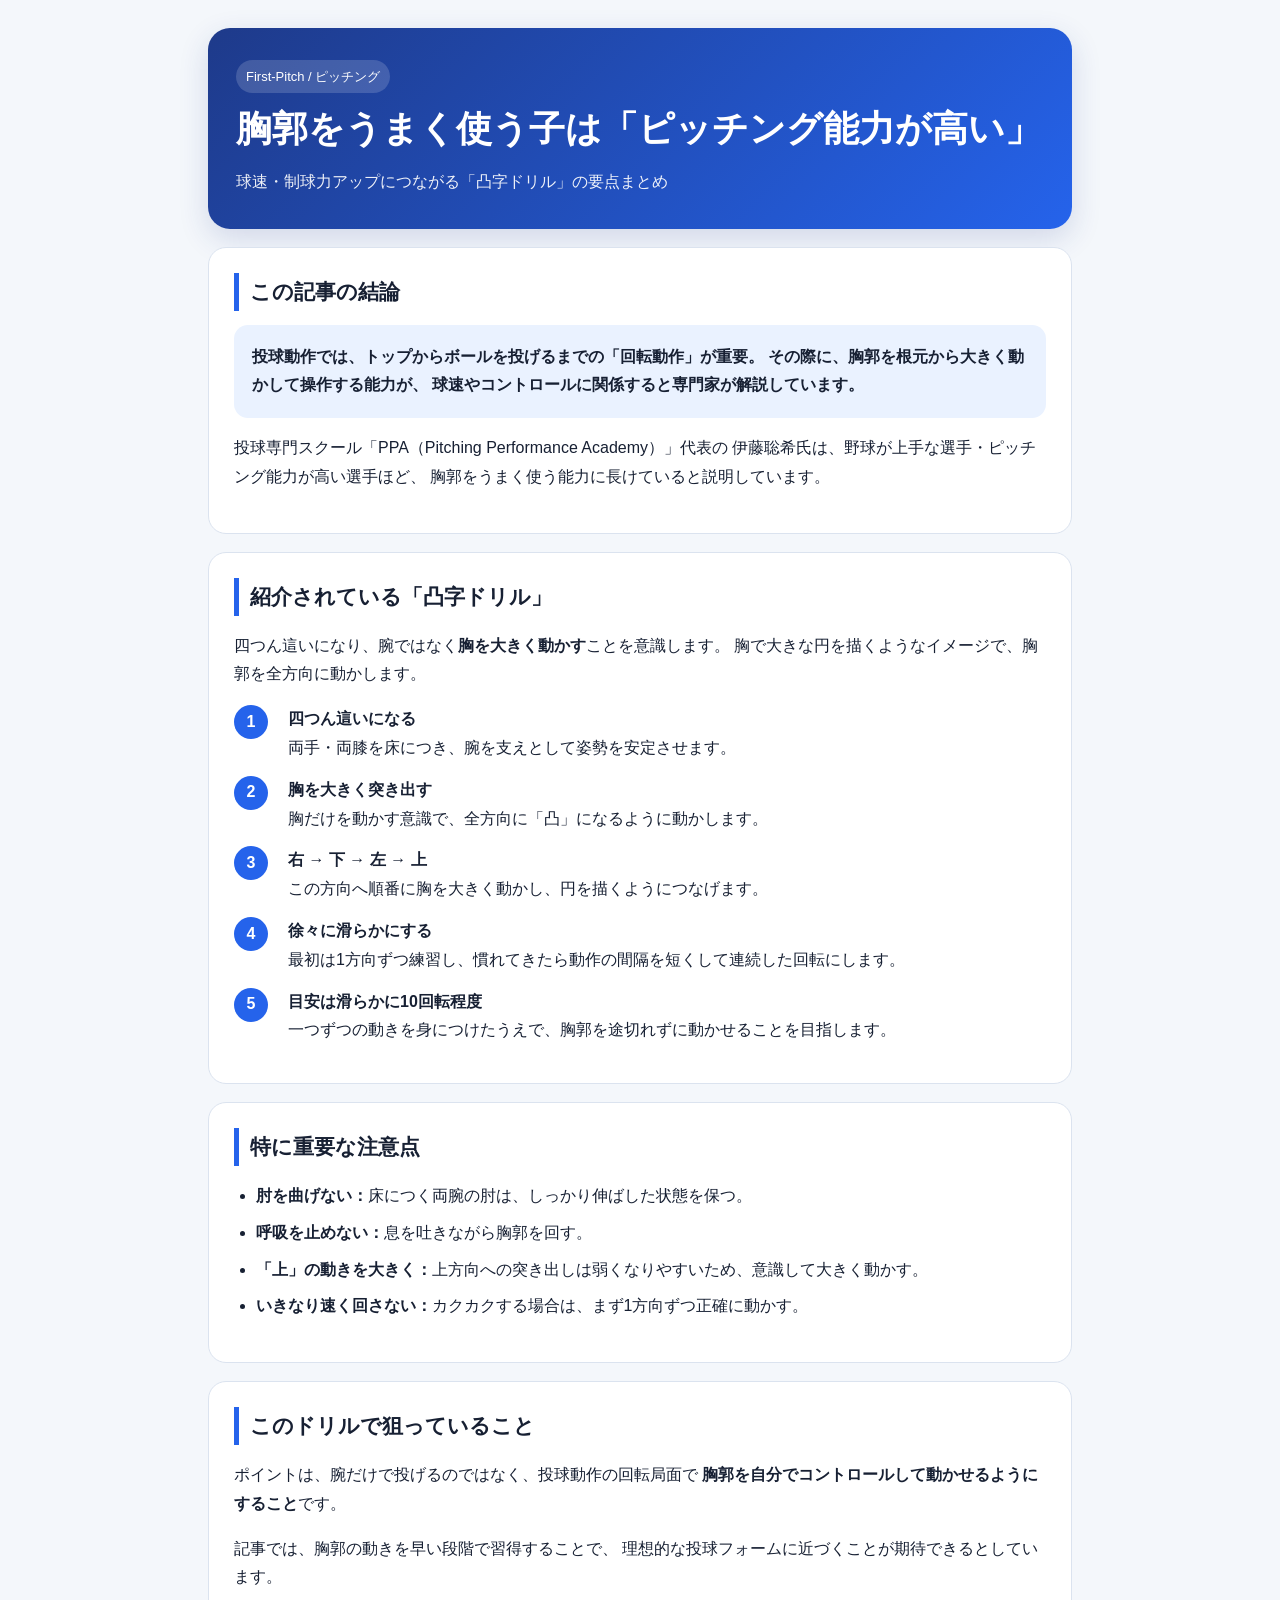
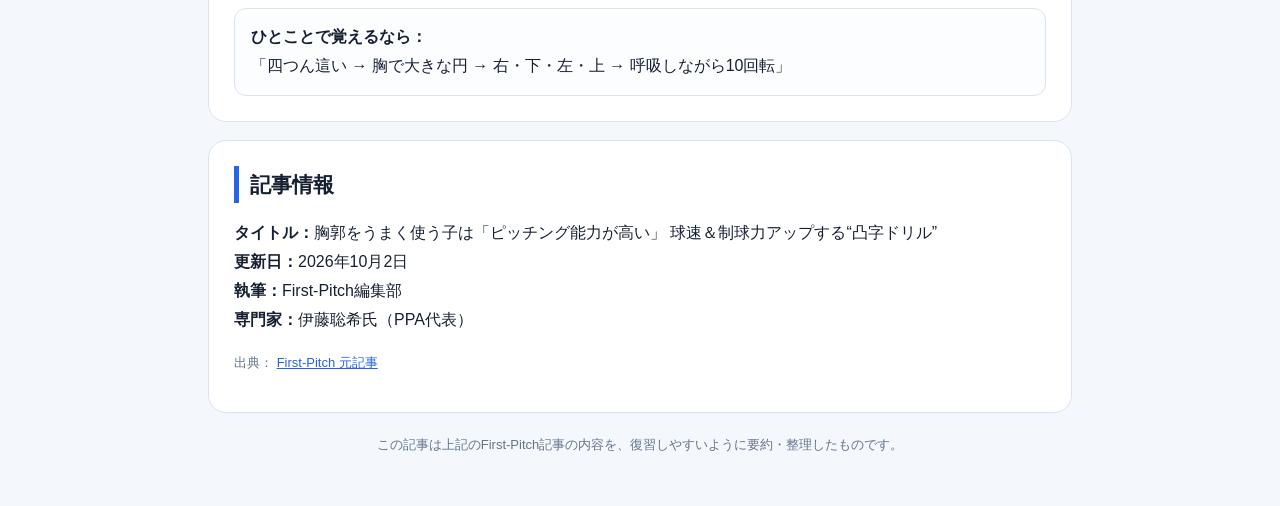
<file: articles/chest_thorax_pitching_drill_summary.html>
<!DOCTYPE html>
<html lang="ja">
<head>
<meta charset="UTF-8">
<meta name="viewport" content="width=device-width, initial-scale=1.0">
<title>胸郭を使う投球動作｜凸字ドリル 要約</title>
<style>
  :root {
    --bg: #f4f7fb;
    --card: #ffffff;
    --text: #172033;
    --muted: #64748b;
    --accent: #2563eb;
    --accent-light: #eaf2ff;
    --border: #dbe3ef;
  }
  * { box-sizing: border-box; }
  body {
    margin: 0;
    font-family: -apple-system, BlinkMacSystemFont, "Hiragino Kaku Gothic ProN",
                 "Yu Gothic", "Meiryo", sans-serif;
    color: var(--text);
    background: var(--bg);
    line-height: 1.8;
  }
  .wrap { max-width: 900px; margin: 0 auto; padding: 28px 18px 50px; }
  header {
    background: linear-gradient(135deg, #1e3a8a, #2563eb);
    color: white;
    border-radius: 22px;
    padding: 32px 28px;
    box-shadow: 0 10px 30px rgba(30,58,138,.16);
  }
  .tag {
    display: inline-block;
    padding: 5px 10px;
    border-radius: 999px;
    background: rgba(255,255,255,.16);
    font-size: 13px;
    margin-bottom: 12px;
  }
  h1 { margin: 0; font-size: clamp(24px, 5vw, 36px); line-height: 1.35; }
  .lead { margin: 14px 0 0; opacity: .92; font-size: 16px; }
  section {
    background: var(--card);
    margin-top: 18px;
    padding: 25px;
    border: 1px solid var(--border);
    border-radius: 18px;
  }
  h2 {
    margin: 0 0 14px;
    font-size: 21px;
    border-left: 5px solid var(--accent);
    padding-left: 11px;
  }
  .key {
    background: var(--accent-light);
    border-radius: 14px;
    padding: 18px;
    font-weight: 700;
    margin: 14px 0;
  }
  ol, ul { padding-left: 1.35em; }
  li { margin: 8px 0; }
  .step {
    display: grid;
    grid-template-columns: 42px 1fr;
    gap: 12px;
    align-items: start;
    margin: 13px 0;
  }
  .num {
    width: 34px; height: 34px;
    border-radius: 50%;
    background: var(--accent);
    color: white;
    display: grid;
    place-items: center;
    font-weight: 700;
  }
  .note {
    border: 1px solid var(--border);
    border-radius: 12px;
    padding: 14px 16px;
    background: #fbfdff;
    margin-top: 10px;
  }
  .small { color: var(--muted); font-size: 13px; }
  footer { color: var(--muted); font-size: 13px; margin-top: 20px; text-align: center; }
  a { color: var(--accent); }
</style>
</head>
<body>
<div class="wrap">

<header>
  <div class="tag">First-Pitch / ピッチング</div>
  <h1>胸郭をうまく使う子は「ピッチング能力が高い」</h1>
  <p class="lead">球速・制球力アップにつながる「凸字ドリル」の要点まとめ</p>
</header>

<section>
  <h2>この記事の結論</h2>
  <div class="key">
    投球動作では、トップからボールを投げるまでの「回転動作」が重要。
    その際に、胸郭を根元から大きく動かして操作する能力が、
    球速やコントロールに関係すると専門家が解説しています。
  </div>
  <p>
    投球専門スクール「PPA（Pitching Performance Academy）」代表の
    伊藤聡希氏は、野球が上手な選手・ピッチング能力が高い選手ほど、
    胸郭をうまく使う能力に長けていると説明しています。
  </p>
</section>

<section>
  <h2>紹介されている「凸字ドリル」</h2>
  <p>
    四つん這いになり、腕ではなく<strong>胸を大きく動かす</strong>ことを意識します。
    胸で大きな円を描くようなイメージで、胸郭を全方向に動かします。
  </p>

  <div class="step">
    <div class="num">1</div>
    <div><strong>四つん這いになる</strong><br>両手・両膝を床につき、腕を支えとして姿勢を安定させます。</div>
  </div>
  <div class="step">
    <div class="num">2</div>
    <div><strong>胸を大きく突き出す</strong><br>胸だけを動かす意識で、全方向に「凸」になるように動かします。</div>
  </div>
  <div class="step">
    <div class="num">3</div>
    <div><strong>右 → 下 → 左 → 上</strong><br>この方向へ順番に胸を大きく動かし、円を描くようにつなげます。</div>
  </div>
  <div class="step">
    <div class="num">4</div>
    <div><strong>徐々に滑らかにする</strong><br>最初は1方向ずつ練習し、慣れてきたら動作の間隔を短くして連続した回転にします。</div>
  </div>
  <div class="step">
    <div class="num">5</div>
    <div><strong>目安は滑らかに10回転程度</strong><br>一つずつの動きを身につけたうえで、胸郭を途切れずに動かせることを目指します。</div>
  </div>
</section>

<section>
  <h2>特に重要な注意点</h2>
  <ul>
    <li><strong>肘を曲げない：</strong>床につく両腕の肘は、しっかり伸ばした状態を保つ。</li>
    <li><strong>呼吸を止めない：</strong>息を吐きながら胸郭を回す。</li>
    <li><strong>「上」の動きを大きく：</strong>上方向への突き出しは弱くなりやすいため、意識して大きく動かす。</li>
    <li><strong>いきなり速く回さない：</strong>カクカクする場合は、まず1方向ずつ正確に動かす。</li>
  </ul>
</section>

<section>
  <h2>このドリルで狙っていること</h2>
  <p>
    ポイントは、腕だけで投げるのではなく、投球動作の回転局面で
    <strong>胸郭を自分でコントロールして動かせるようにすること</strong>です。
  </p>
  <p>
    記事では、胸郭の動きを早い段階で習得することで、
    理想的な投球フォームに近づくことが期待できるとしています。
  </p>

  <div class="note">
    <strong>ひとことで覚えるなら：</strong><br>
    「四つん這い → 胸で大きな円 → 右・下・左・上 → 呼吸しながら10回転」
  </div>
</section>

<section>
  <h2>記事情報</h2>
  <p>
    <strong>タイトル：</strong>胸郭をうまく使う子は「ピッチング能力が高い」 球速＆制球力アップする“凸字ドリル”<br>
    <strong>更新日：</strong>2026年10月2日<br>
    <strong>執筆：</strong>First-Pitch編集部<br>
    <strong>専門家：</strong>伊藤聡希氏（PPA代表）
  </p>
  <p class="small">
    出典：
    <a href="https://first-pitch.jp/article/well/pitching/20261003/18167/" target="_blank" rel="noopener">
      First-Pitch 元記事
    </a>
  </p>
</section>

<footer>
  この記事は上記のFirst-Pitch記事の内容を、復習しやすいように要約・整理したものです。
</footer>

</div>
</body>
</html>
</file>
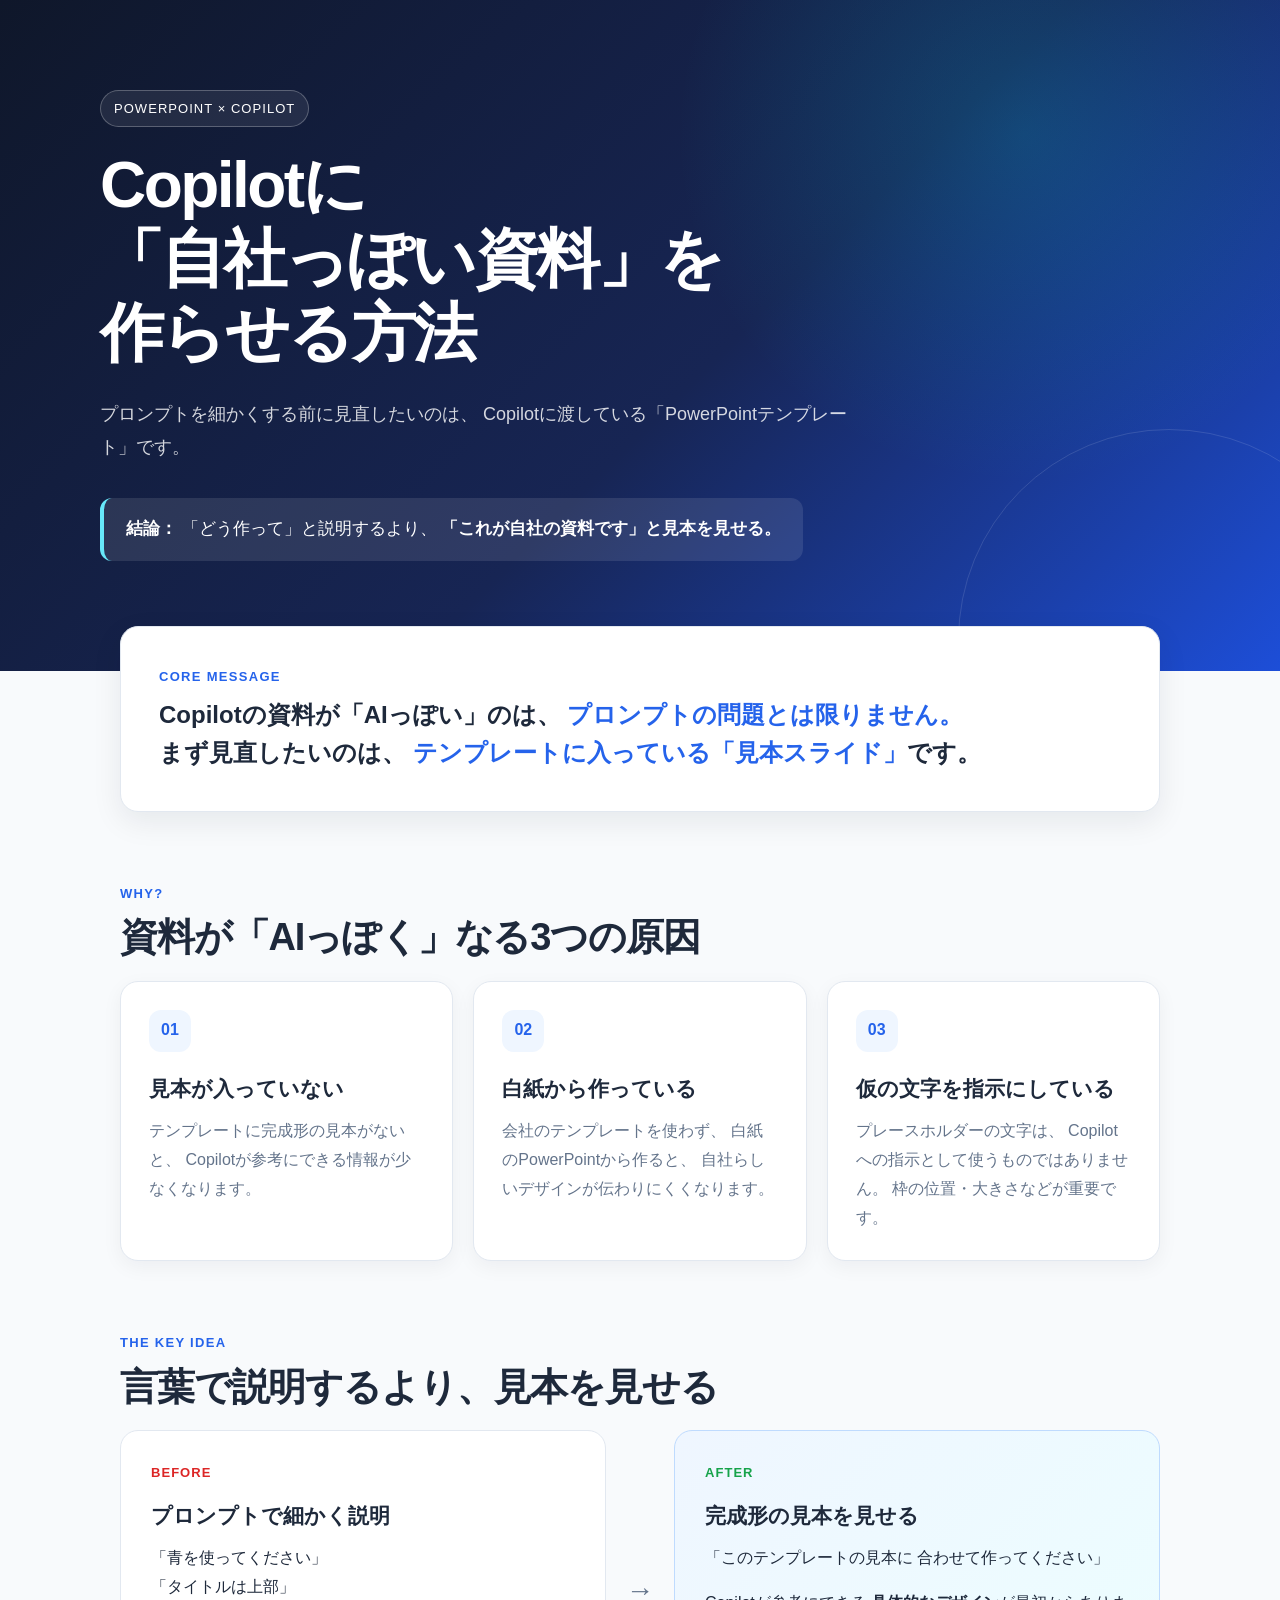
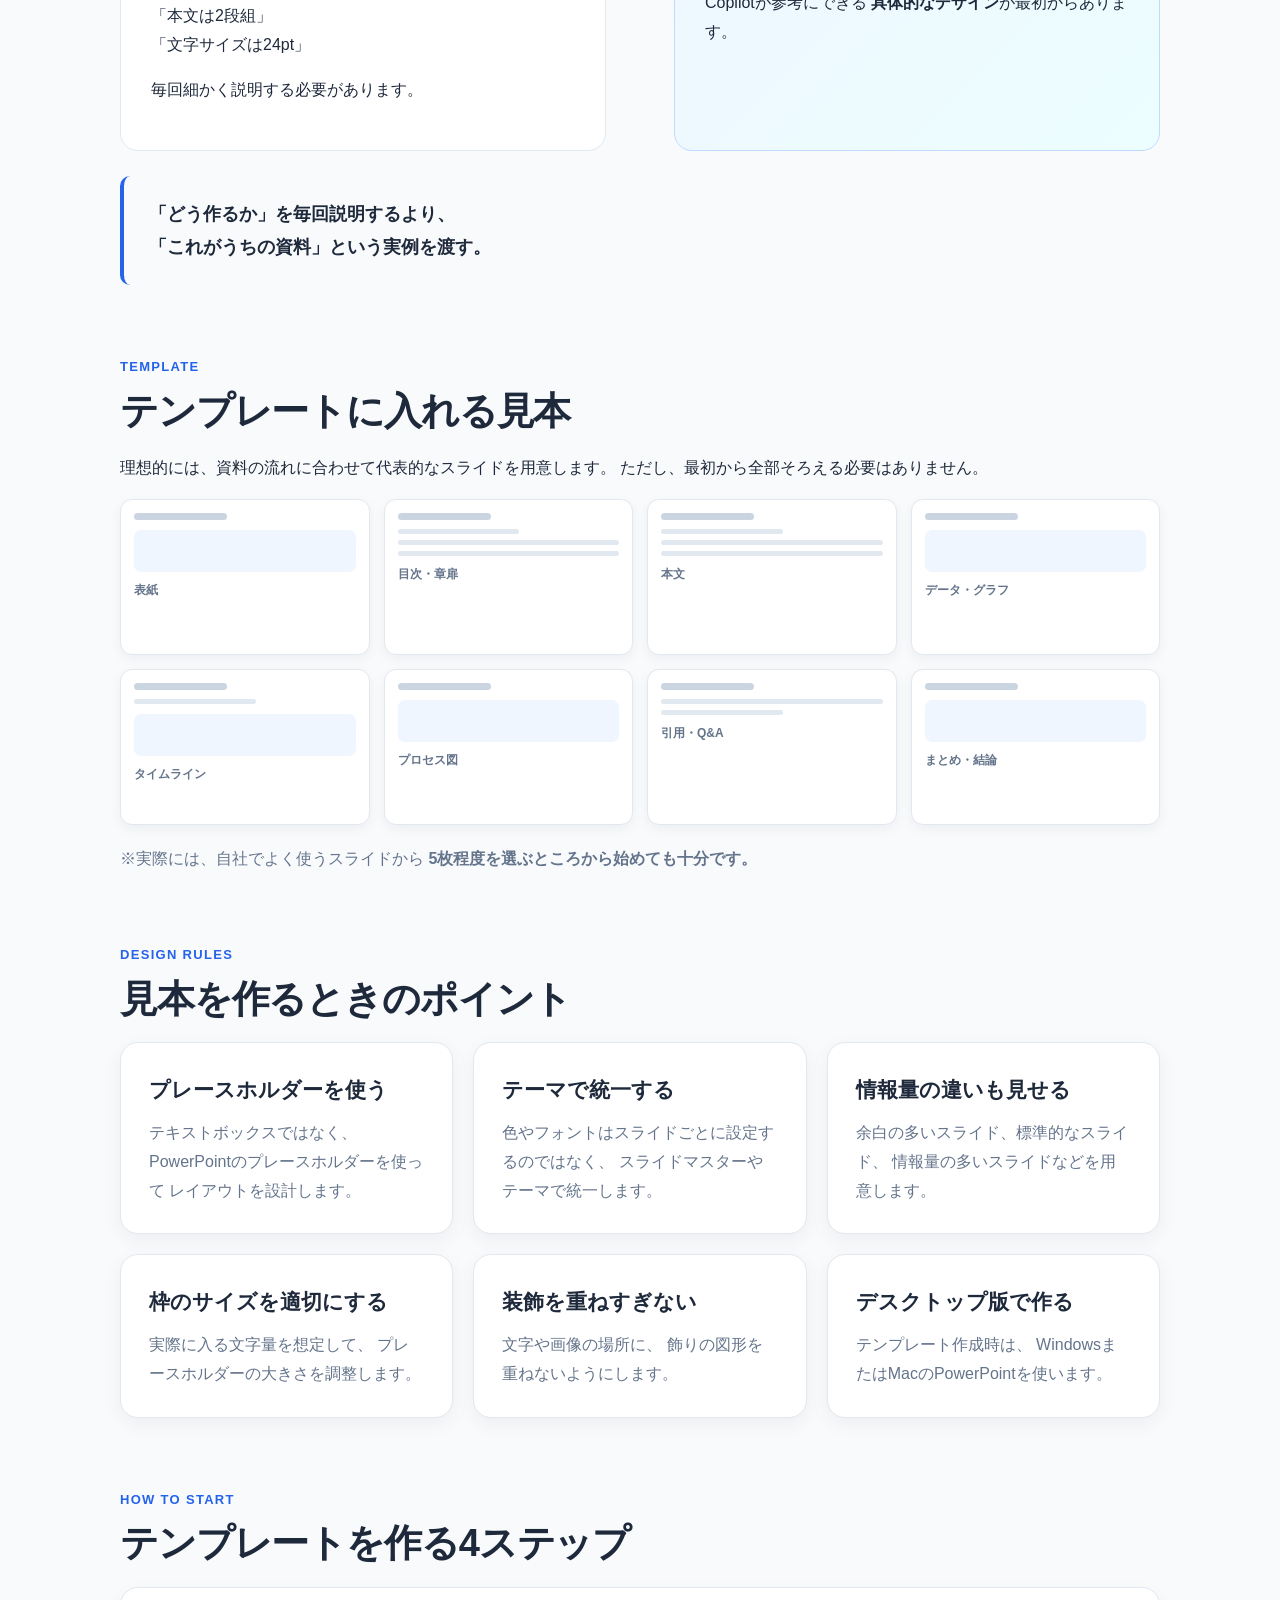
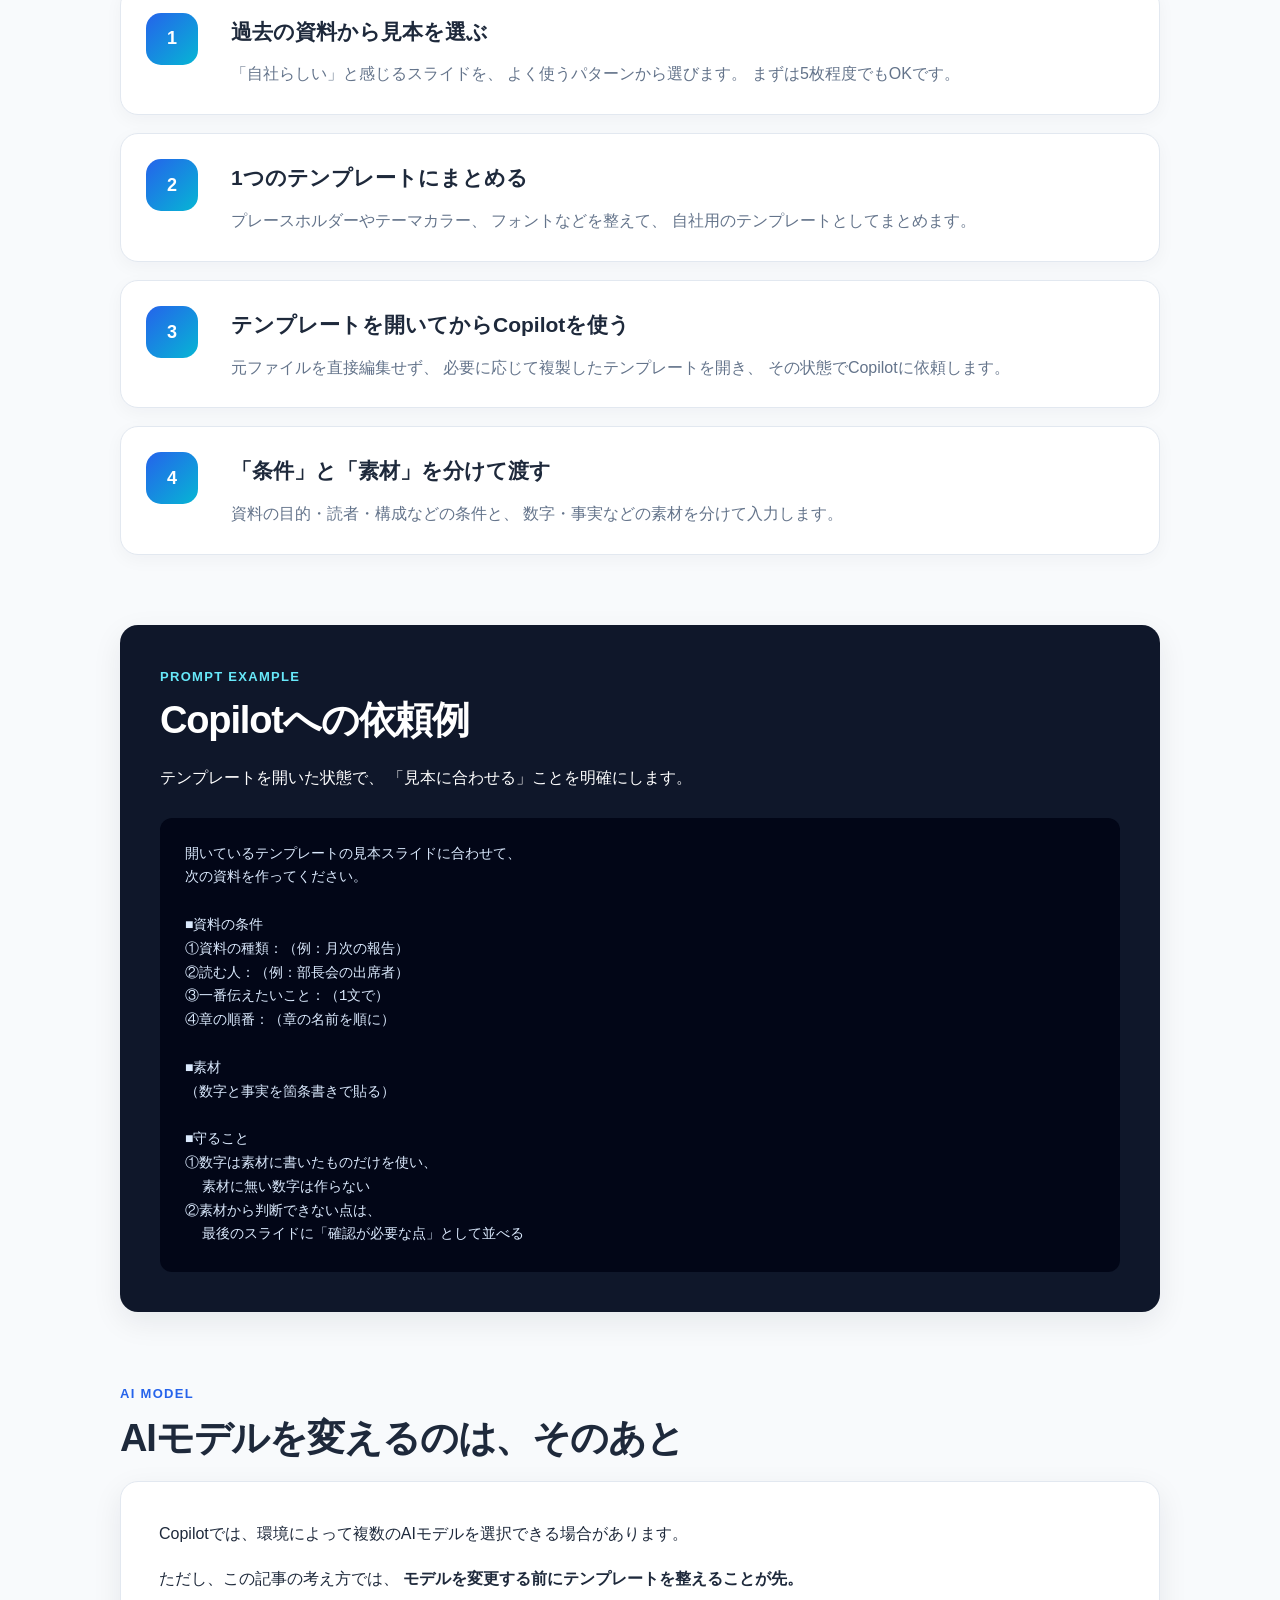
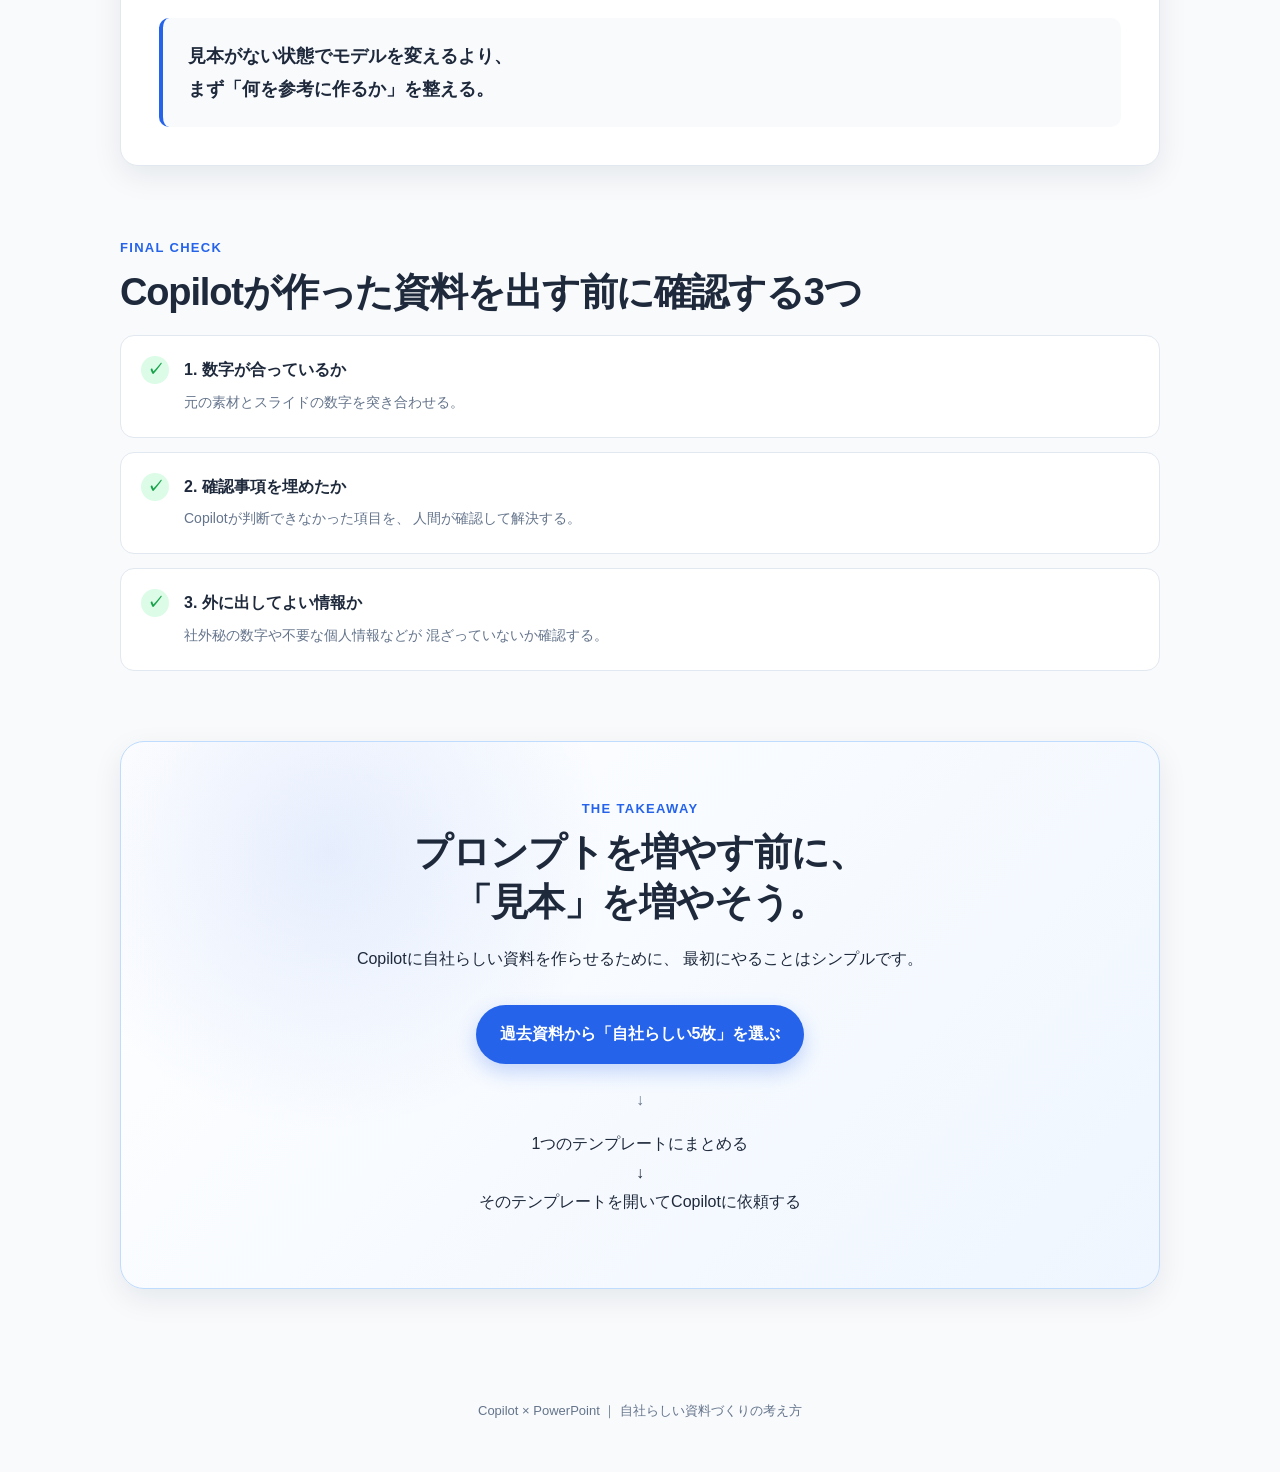
<file: articles/Copilot.html>
<!DOCTYPE html>
<html lang="ja">
<head>
  <meta charset="UTF-8">
  <meta name="viewport" content="width=device-width, initial-scale=1.0">
  <title>Copilotに「自社っぽい資料」を作らせる方法</title>

  <style>
    :root {
      --primary: #2563eb;
      --primary-dark: #1d4ed8;
      --accent: #06b6d4;
      --text: #1e293b;
      --muted: #64748b;
      --bg: #f8fafc;
      --card: #ffffff;
      --border: #e2e8f0;
      --success: #16a34a;
      --warning: #f59e0b;
      --shadow: 0 10px 30px rgba(15, 23, 42, 0.08);
      --radius: 18px;
    }

    * {
      box-sizing: border-box;
    }

    html {
      scroll-behavior: smooth;
    }

    body {
      margin: 0;
      font-family:
        -apple-system,
        BlinkMacSystemFont,
        "Segoe UI",
        "Noto Sans JP",
        "Hiragino Kaku Gothic ProN",
        "Yu Gothic",
        Meiryo,
        sans-serif;
      color: var(--text);
      background: var(--bg);
      line-height: 1.8;
    }

    /* =========================
       Header
    ========================= */

    header {
      background:
        radial-gradient(circle at 80% 20%, rgba(6, 182, 212, 0.22), transparent 30%),
        linear-gradient(135deg, #0f172a 0%, #172554 55%, #1d4ed8 100%);
      color: white;
      padding: 90px 20px 110px;
      position: relative;
      overflow: hidden;
    }

    header::after {
      content: "";
      position: absolute;
      width: 420px;
      height: 420px;
      border-radius: 50%;
      border: 1px solid rgba(255,255,255,0.12);
      right: -100px;
      bottom: -180px;
    }

    .hero {
      max-width: 1080px;
      margin: auto;
      position: relative;
      z-index: 1;
    }

    .eyebrow {
      display: inline-block;
      padding: 6px 13px;
      border: 1px solid rgba(255,255,255,0.25);
      border-radius: 999px;
      background: rgba(255,255,255,0.08);
      font-size: 13px;
      letter-spacing: 0.08em;
      margin-bottom: 22px;
    }

    h1 {
      font-size: clamp(34px, 6vw, 64px);
      line-height: 1.15;
      margin: 0 0 28px;
      letter-spacing: -0.04em;
    }

    .hero-lead {
      max-width: 760px;
      color: rgba(255,255,255,0.82);
      font-size: 18px;
      margin: 0;
    }

    .hero-highlight {
      display: inline-block;
      margin-top: 35px;
      padding: 16px 22px;
      border-radius: 12px;
      background: rgba(255,255,255,0.1);
      border-left: 4px solid #67e8f9;
      font-size: 17px;
    }

    /* =========================
       Layout
    ========================= */

    main {
      max-width: 1080px;
      margin: -45px auto 80px;
      padding: 0 20px;
      position: relative;
      z-index: 2;
    }

    section {
      margin-bottom: 70px;
    }

    .section-label {
      color: var(--primary);
      font-weight: 700;
      font-size: 13px;
      letter-spacing: 0.1em;
      text-transform: uppercase;
      margin-bottom: 8px;
    }

    h2 {
      font-size: clamp(27px, 4vw, 38px);
      line-height: 1.3;
      margin: 0 0 18px;
      letter-spacing: -0.03em;
    }

    h3 {
      font-size: 21px;
      margin: 0 0 10px;
    }

    p {
      margin-top: 0;
    }

    /* =========================
       Main Card
    ========================= */

    .intro-card {
      background: var(--card);
      border: 1px solid var(--border);
      border-radius: var(--radius);
      box-shadow: var(--shadow);
      padding: 38px;
    }

    .core-message {
      font-size: 24px;
      font-weight: 700;
      line-height: 1.6;
      margin: 0;
    }

    .core-message span {
      color: var(--primary);
    }

    /* =========================
       Cause Cards
    ========================= */

    .grid {
      display: grid;
      grid-template-columns: repeat(3, 1fr);
      gap: 20px;
    }

    .card {
      background: var(--card);
      border: 1px solid var(--border);
      border-radius: var(--radius);
      padding: 28px;
      box-shadow: 0 6px 20px rgba(15, 23, 42, 0.05);
    }

    .number {
      width: 42px;
      height: 42px;
      display: grid;
      place-items: center;
      border-radius: 12px;
      background: #eff6ff;
      color: var(--primary);
      font-weight: 800;
      margin-bottom: 18px;
    }

    .card p {
      color: var(--muted);
      margin-bottom: 0;
    }

    /* =========================
       Comparison
    ========================= */

    .comparison {
      display: grid;
      grid-template-columns: 1fr auto 1fr;
      gap: 20px;
      align-items: stretch;
    }

    .comparison-box {
      padding: 30px;
      border-radius: var(--radius);
      border: 1px solid var(--border);
      background: white;
    }

    .comparison-box.bad {
      background: #fff;
    }

    .comparison-box.good {
      background: linear-gradient(135deg, #eff6ff, #ecfeff);
      border-color: #bfdbfe;
    }

    .comparison-title {
      font-size: 13px;
      font-weight: 800;
      letter-spacing: 0.08em;
      margin-bottom: 12px;
    }

    .bad .comparison-title {
      color: #dc2626;
    }

    .good .comparison-title {
      color: var(--success);
    }

    .arrow {
      display: grid;
      place-items: center;
      font-size: 28px;
      color: var(--muted);
    }

    .quote {
      margin-top: 25px;
      padding: 22px 25px;
      background: #f8fafc;
      border-left: 4px solid var(--primary);
      border-radius: 10px;
      font-size: 18px;
      font-weight: 600;
    }

    /* =========================
       Sample slides
    ========================= */

    .sample-grid {
      display: grid;
      grid-template-columns: repeat(4, 1fr);
      gap: 14px;
    }

    .sample {
      aspect-ratio: 16 / 10;
      border-radius: 12px;
      border: 1px solid var(--border);
      background: white;
      padding: 13px;
      position: relative;
      overflow: hidden;
      box-shadow: 0 4px 12px rgba(15,23,42,0.05);
    }

    .sample::before {
      content: "";
      display: block;
      width: 42%;
      height: 7px;
      border-radius: 4px;
      background: #cbd5e1;
      margin-bottom: 9px;
    }

    .sample .line {
      height: 5px;
      background: #e2e8f0;
      border-radius: 3px;
      margin: 6px 0;
    }

    .sample .line.short {
      width: 55%;
    }

    .sample .box {
      height: 42px;
      border-radius: 7px;
      background: #eff6ff;
      margin-top: 10px;
    }

    .sample-title {
      margin-top: 8px;
      font-size: 12px;
      color: var(--muted);
      font-weight: 700;
    }

    /* =========================
       Steps
    ========================= */

    .steps {
      display: grid;
      gap: 18px;
    }

    .step {
      display: grid;
      grid-template-columns: 65px 1fr;
      gap: 20px;
      padding: 25px;
      background: white;
      border: 1px solid var(--border);
      border-radius: var(--radius);
      box-shadow: 0 5px 18px rgba(15,23,42,0.04);
    }

    .step-number {
      width: 52px;
      height: 52px;
      border-radius: 15px;
      background: linear-gradient(135deg, var(--primary), var(--accent));
      color: white;
      display: grid;
      place-items: center;
      font-weight: 800;
      font-size: 18px;
    }

    .step p {
      color: var(--muted);
      margin-bottom: 0;
    }

    /* =========================
       Prompt
    ========================= */

    .prompt-section {
      background: #0f172a;
      color: white;
      padding: 40px;
      border-radius: var(--radius);
      box-shadow: var(--shadow);
    }

    .prompt-section .section-label {
      color: #67e8f9;
    }

    .prompt-section h2 {
      color: white;
    }

    pre {
      margin: 25px 0 0;
      padding: 25px;
      border-radius: 12px;
      background: #020617;
      color: #dbeafe;
      overflow-x: auto;
      font-family:
        "SFMono-Regular",
        Consolas,
        "Liberation Mono",
        monospace;
      font-size: 14px;
      line-height: 1.7;
      white-space: pre-wrap;
    }

    /* =========================
       Checklist
    ========================= */

    .checklist {
      display: grid;
      gap: 14px;
    }

    .check {
      display: flex;
      gap: 15px;
      align-items: flex-start;
      padding: 20px;
      background: white;
      border: 1px solid var(--border);
      border-radius: 14px;
    }

    .check-icon {
      flex: 0 0 auto;
      width: 28px;
      height: 28px;
      border-radius: 50%;
      background: #dcfce7;
      color: var(--success);
      display: grid;
      place-items: center;
      font-weight: 800;
    }

    .check strong {
      display: block;
      margin-bottom: 3px;
    }

    .check span {
      color: var(--muted);
      font-size: 14px;
    }

    /* =========================
       Final
    ========================= */

    .final-card {
      text-align: center;
      background:
        radial-gradient(circle at 20% 20%, rgba(37,99,235,0.1), transparent 30%),
        linear-gradient(135deg, #ffffff, #eff6ff);
      border: 1px solid #bfdbfe;
      border-radius: 24px;
      padding: 55px 30px;
      box-shadow: var(--shadow);
    }

    .final-card h2 {
      max-width: 700px;
      margin-left: auto;
      margin-right: auto;
    }

    .final-action {
      display: inline-block;
      margin-top: 15px;
      padding: 15px 24px;
      border-radius: 999px;
      background: var(--primary);
      color: white;
      font-weight: 800;
      box-shadow: 0 8px 20px rgba(37,99,235,0.25);
    }

    /* =========================
       Footer
    ========================= */

    footer {
      text-align: center;
      padding: 30px 20px 50px;
      color: var(--muted);
      font-size: 13px;
    }

    /* =========================
       Responsive
    ========================= */

    @media (max-width: 800px) {
      header {
        padding: 65px 20px 85px;
      }

      main {
        margin-top: -30px;
      }

      .grid {
        grid-template-columns: 1fr;
      }

      .comparison {
        grid-template-columns: 1fr;
      }

      .arrow {
        transform: rotate(90deg);
      }

      .sample-grid {
        grid-template-columns: repeat(2, 1fr);
      }

      .intro-card,
      .prompt-section {
        padding: 25px;
      }
    }

    @media (max-width: 500px) {
      .sample-grid {
        grid-template-columns: 1fr 1fr;
      }

      .step {
        grid-template-columns: 1fr;
      }

      .hero-lead {
        font-size: 16px;
      }
    }
  </style>
</head>

<body>

  <!-- =========================
       HERO
  ========================= -->

  <header>
    <div class="hero">

      <div class="eyebrow">
        POWERPOINT × COPILOT
      </div>

      <h1>
        Copilotに<br>
        「自社っぽい資料」を<br>
        作らせる方法
      </h1>

      <p class="hero-lead">
        プロンプトを細かくする前に見直したいのは、
        Copilotに渡している「PowerPointテンプレート」です。
      </p>

      <div class="hero-highlight">
        <strong>結論：</strong>
        「どう作って」と説明するより、
        <strong>「これが自社の資料です」と見本を見せる。</strong>
      </div>

    </div>
  </header>


  <main>

    <!-- =========================
         CORE MESSAGE
    ========================= -->

    <section>

      <div class="intro-card">

        <div class="section-label">CORE MESSAGE</div>

        <p class="core-message">
          Copilotの資料が「AIっぽい」のは、
          <span>プロンプトの問題とは限りません。</span>
          <br>
          まず見直したいのは、
          <span>テンプレートに入っている「見本スライド」</span>です。
        </p>

      </div>

    </section>


    <!-- =========================
         CAUSES
    ========================= -->

    <section>

      <div class="section-label">WHY?</div>

      <h2>資料が「AIっぽく」なる3つの原因</h2>

      <div class="grid">

        <div class="card">
          <div class="number">01</div>
          <h3>見本が入っていない</h3>
          <p>
            テンプレートに完成形の見本がないと、
            Copilotが参考にできる情報が少なくなります。
          </p>
        </div>

        <div class="card">
          <div class="number">02</div>
          <h3>白紙から作っている</h3>
          <p>
            会社のテンプレートを使わず、
            白紙のPowerPointから作ると、
            自社らしいデザインが伝わりにくくなります。
          </p>
        </div>

        <div class="card">
          <div class="number">03</div>
          <h3>仮の文字を指示にしている</h3>
          <p>
            プレースホルダーの文字は、
            Copilotへの指示として使うものではありません。
            枠の位置・大きさなどが重要です。
          </p>
        </div>

      </div>

    </section>


    <!-- =========================
         CONCEPT
    ========================= -->

    <section>

      <div class="section-label">THE KEY IDEA</div>

      <h2>言葉で説明するより、見本を見せる</h2>

      <div class="comparison">

        <div class="comparison-box bad">

          <div class="comparison-title">
            BEFORE
          </div>

          <h3>プロンプトで細かく説明</h3>

          <p>
            「青を使ってください」<br>
            「タイトルは上部」<br>
            「本文は2段組」<br>
            「文字サイズは24pt」
          </p>

          <p>
            毎回細かく説明する必要があります。
          </p>

        </div>

        <div class="arrow">→</div>

        <div class="comparison-box good">

          <div class="comparison-title">
            AFTER
          </div>

          <h3>完成形の見本を見せる</h3>

          <p>
            「このテンプレートの見本に
            合わせて作ってください」
          </p>

          <p>
            Copilotが参考にできる
            <strong>具体的なデザイン</strong>が最初からあります。
          </p>

        </div>

      </div>

      <div class="quote">
        「どう作るか」を毎回説明するより、
        <br>
        <strong>「これがうちの資料」という実例を渡す。</strong>
      </div>

    </section>


    <!-- =========================
         SAMPLE SLIDES
    ========================= -->

    <section>

      <div class="section-label">TEMPLATE</div>

      <h2>テンプレートに入れる見本</h2>

      <p>
        理想的には、資料の流れに合わせて代表的なスライドを用意します。
        ただし、最初から全部そろえる必要はありません。
      </p>

      <div class="sample-grid">

        <div class="sample">
          <div class="box"></div>
          <div class="sample-title">表紙</div>
        </div>

        <div class="sample">
          <div class="line short"></div>
          <div class="line"></div>
          <div class="line"></div>
          <div class="sample-title">目次・章扉</div>
        </div>

        <div class="sample">
          <div class="line short"></div>
          <div class="line"></div>
          <div class="line"></div>
          <div class="sample-title">本文</div>
        </div>

        <div class="sample">
          <div class="box"></div>
          <div class="sample-title">データ・グラフ</div>
        </div>

        <div class="sample">
          <div class="line short"></div>
          <div class="box"></div>
          <div class="sample-title">タイムライン</div>
        </div>

        <div class="sample">
          <div class="box"></div>
          <div class="sample-title">プロセス図</div>
        </div>

        <div class="sample">
          <div class="line"></div>
          <div class="line short"></div>
          <div class="sample-title">引用・Q&A</div>
        </div>

        <div class="sample">
          <div class="box"></div>
          <div class="sample-title">まとめ・結論</div>
        </div>

      </div>

      <p style="margin-top:20px; color:#64748b;">
        ※実際には、自社でよく使うスライドから
        <strong>5枚程度を選ぶところから始めても十分です。</strong>
      </p>

    </section>


    <!-- =========================
         IMPORTANT POINTS
    ========================= -->

    <section>

      <div class="section-label">DESIGN RULES</div>

      <h2>見本を作るときのポイント</h2>

      <div class="grid">

        <div class="card">
          <h3>プレースホルダーを使う</h3>
          <p>
            テキストボックスではなく、
            PowerPointのプレースホルダーを使って
            レイアウトを設計します。
          </p>
        </div>

        <div class="card">
          <h3>テーマで統一する</h3>
          <p>
            色やフォントはスライドごとに設定するのではなく、
            スライドマスターやテーマで統一します。
          </p>
        </div>

        <div class="card">
          <h3>情報量の違いも見せる</h3>
          <p>
            余白の多いスライド、標準的なスライド、
            情報量の多いスライドなどを用意します。
          </p>
        </div>

        <div class="card">
          <h3>枠のサイズを適切にする</h3>
          <p>
            実際に入る文字量を想定して、
            プレースホルダーの大きさを調整します。
          </p>
        </div>

        <div class="card">
          <h3>装飾を重ねすぎない</h3>
          <p>
            文字や画像の場所に、
            飾りの図形を重ねないようにします。
          </p>
        </div>

        <div class="card">
          <h3>デスクトップ版で作る</h3>
          <p>
            テンプレート作成時は、
            WindowsまたはMacのPowerPointを使います。
          </p>
        </div>

      </div>

    </section>


    <!-- =========================
         STEPS
    ========================= -->

    <section>

      <div class="section-label">HOW TO START</div>

      <h2>テンプレートを作る4ステップ</h2>

      <div class="steps">

        <div class="step">

          <div class="step-number">1</div>

          <div>
            <h3>過去の資料から見本を選ぶ</h3>
            <p>
              「自社らしい」と感じるスライドを、
              よく使うパターンから選びます。
              まずは5枚程度でもOKです。
            </p>
          </div>

        </div>

        <div class="step">

          <div class="step-number">2</div>

          <div>
            <h3>1つのテンプレートにまとめる</h3>
            <p>
              プレースホルダーやテーマカラー、
              フォントなどを整えて、
              自社用のテンプレートとしてまとめます。
            </p>
          </div>

        </div>

        <div class="step">

          <div class="step-number">3</div>

          <div>
            <h3>テンプレートを開いてからCopilotを使う</h3>
            <p>
              元ファイルを直接編集せず、
              必要に応じて複製したテンプレートを開き、
              その状態でCopilotに依頼します。
            </p>
          </div>

        </div>

        <div class="step">

          <div class="step-number">4</div>

          <div>
            <h3>「条件」と「素材」を分けて渡す</h3>
            <p>
              資料の目的・読者・構成などの条件と、
              数字・事実などの素材を分けて入力します。
            </p>
          </div>

        </div>

      </div>

    </section>


    <!-- =========================
         PROMPT
    ========================= -->

    <section>

      <div class="prompt-section">

        <div class="section-label">PROMPT EXAMPLE</div>

        <h2>Copilotへの依頼例</h2>

        <p>
          テンプレートを開いた状態で、
          「見本に合わせる」ことを明確にします。
        </p>

<pre>開いているテンプレートの見本スライドに合わせて、
次の資料を作ってください。

■資料の条件
①資料の種類：（例：月次の報告）
②読む人：（例：部長会の出席者）
③一番伝えたいこと：（1文で）
④章の順番：（章の名前を順に）

■素材
（数字と事実を箇条書きで貼る）

■守ること
①数字は素材に書いたものだけを使い、
  素材に無い数字は作らない
②素材から判断できない点は、
  最後のスライドに「確認が必要な点」として並べる</pre>

      </div>

    </section>


    <!-- =========================
         MODEL
    ========================= -->

    <section>

      <div class="section-label">AI MODEL</div>

      <h2>AIモデルを変えるのは、そのあと</h2>

      <div class="intro-card">

        <p>
          Copilotでは、環境によって複数のAIモデルを選択できる場合があります。
        </p>

        <p>
          ただし、この記事の考え方では、
          <strong>モデルを変更する前にテンプレートを整えることが先。</strong>
        </p>

        <div class="quote">
          見本がない状態でモデルを変えるより、
          <br>
          <strong>まず「何を参考に作るか」を整える。</strong>
        </div>

      </div>

    </section>


    <!-- =========================
         CHECK
    ========================= -->

    <section>

      <div class="section-label">FINAL CHECK</div>

      <h2>Copilotが作った資料を出す前に確認する3つ</h2>

      <div class="checklist">

        <div class="check">

          <div class="check-icon">✓</div>

          <div>
            <strong>1. 数字が合っているか</strong>
            <span>
              元の素材とスライドの数字を突き合わせる。
            </span>
          </div>

        </div>

        <div class="check">

          <div class="check-icon">✓</div>

          <div>
            <strong>2. 確認事項を埋めたか</strong>
            <span>
              Copilotが判断できなかった項目を、
              人間が確認して解決する。
            </span>
          </div>

        </div>

        <div class="check">

          <div class="check-icon">✓</div>

          <div>
            <strong>3. 外に出してよい情報か</strong>
            <span>
              社外秘の数字や不要な個人情報などが
              混ざっていないか確認する。
            </span>
          </div>

        </div>

      </div>

    </section>


    <!-- =========================
         FINAL MESSAGE
    ========================= -->

    <section>

      <div class="final-card">

        <div class="section-label">THE TAKEAWAY</div>

        <h2>
          プロンプトを増やす前に、<br>
          「見本」を増やそう。
        </h2>

        <p>
          Copilotに自社らしい資料を作らせるために、
          最初にやることはシンプルです。
        </p>

        <div class="final-action">
          過去資料から「自社らしい5枚」を選ぶ
        </div>

        <p style="margin-top:22px; color:#64748b;">
          ↓
        </p>

        <p>
          1つのテンプレートにまとめる
          <br>
          ↓
          <br>
          そのテンプレートを開いてCopilotに依頼する
        </p>

      </div>

    </section>

  </main>


  <footer>
    Copilot × PowerPoint ｜ 自社らしい資料づくりの考え方
  </footer>

</body>
</html>
</file>
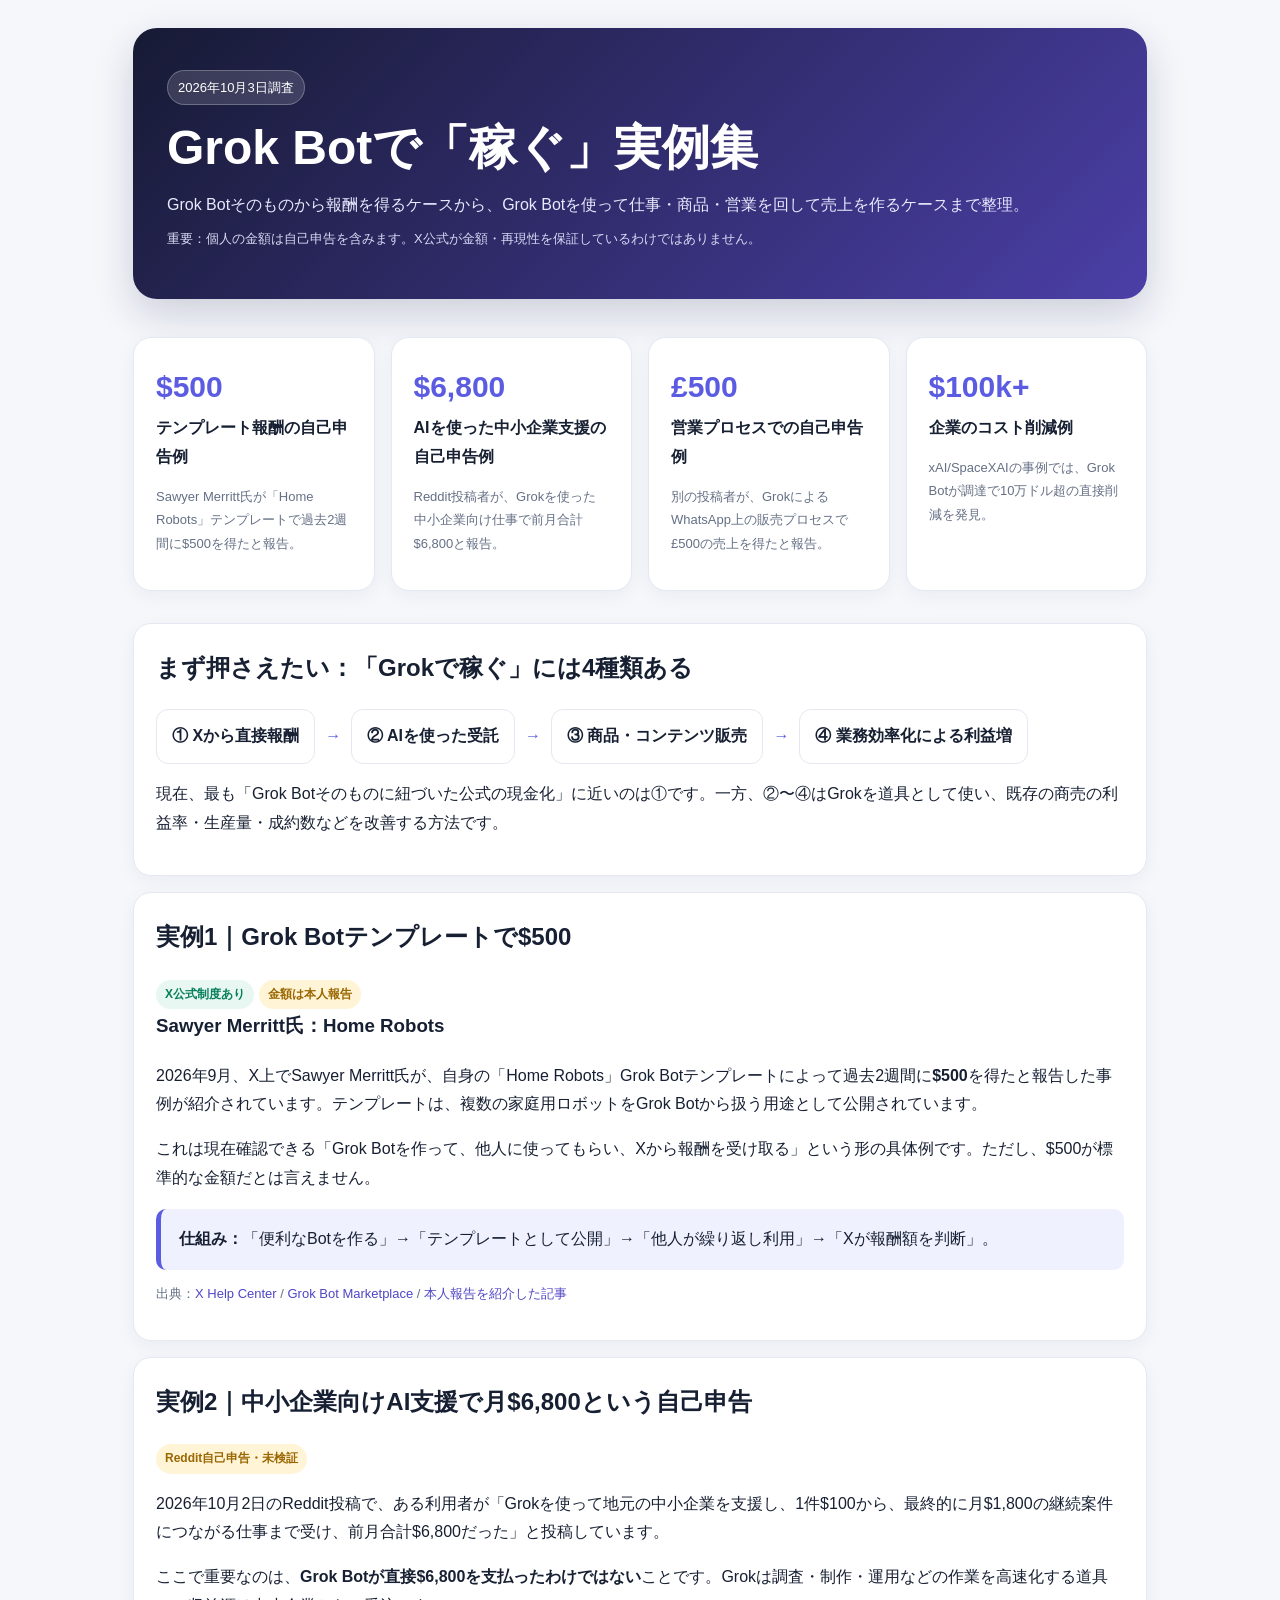
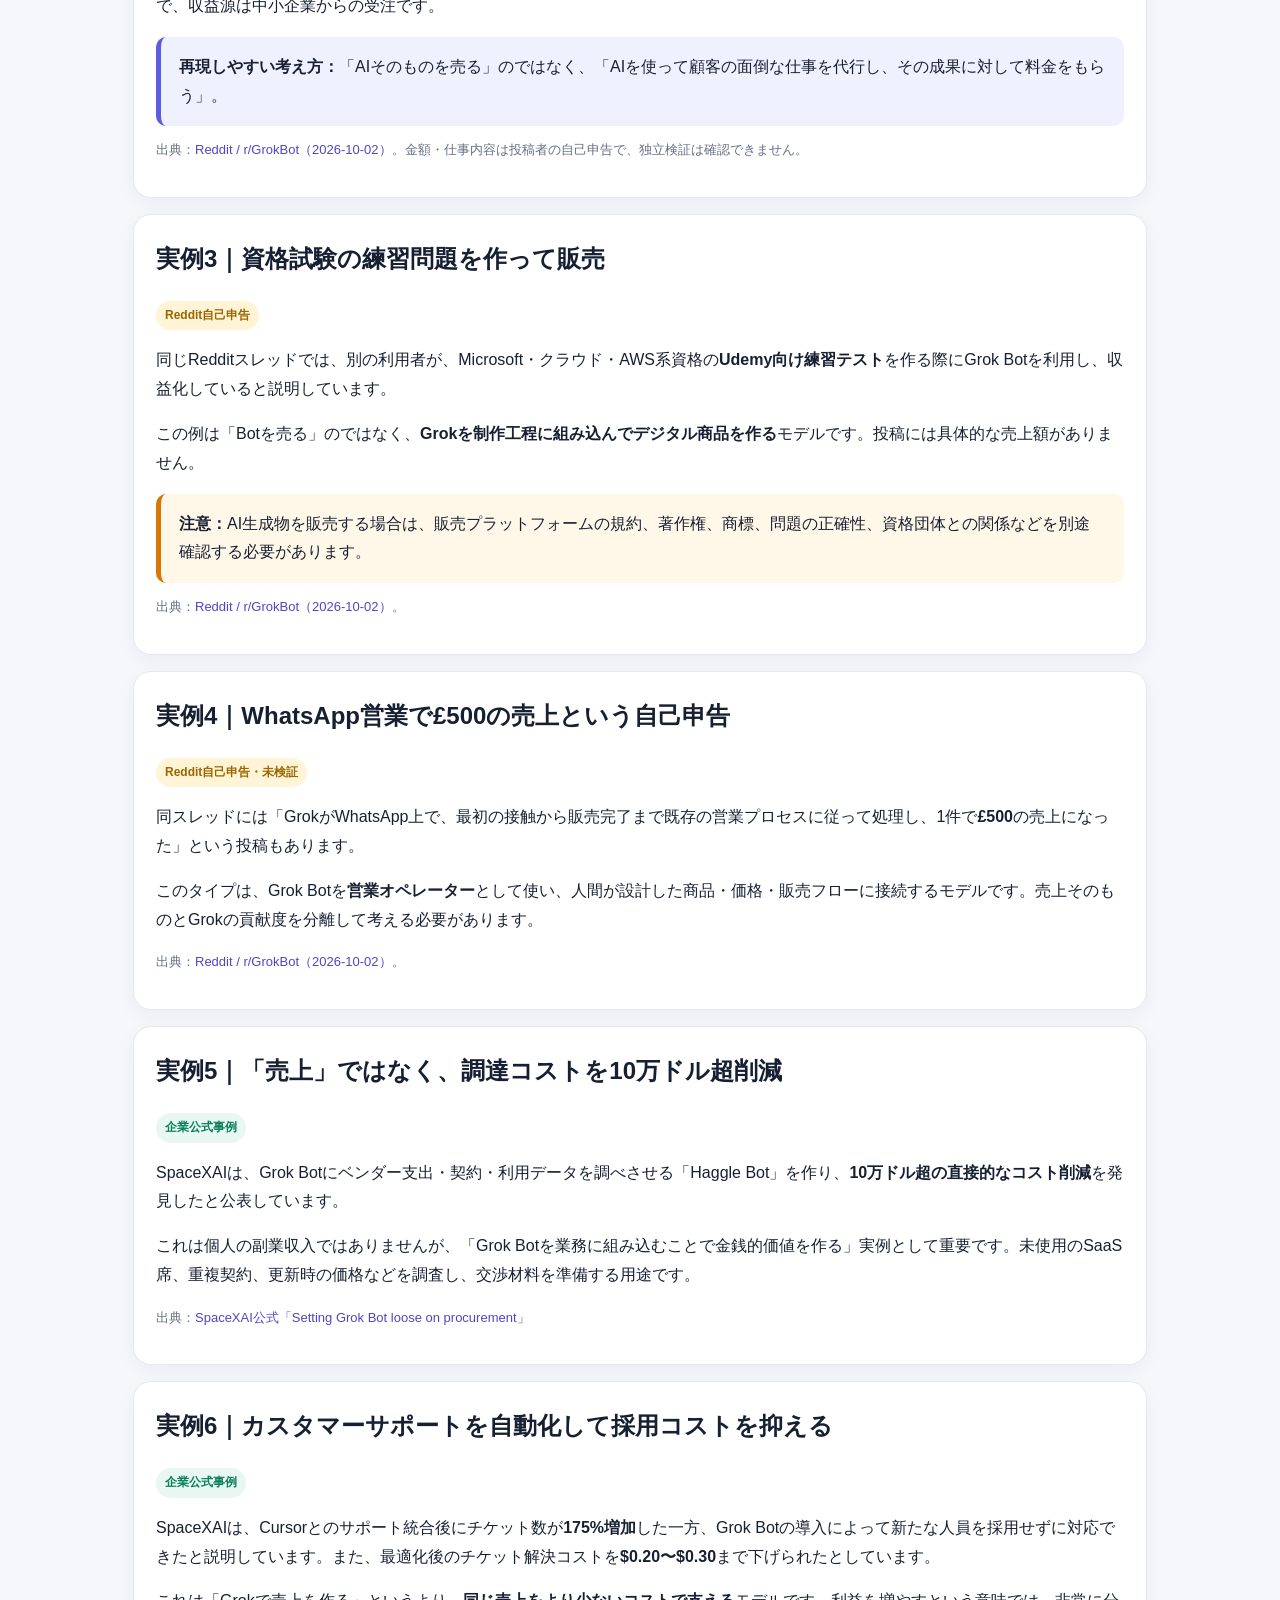
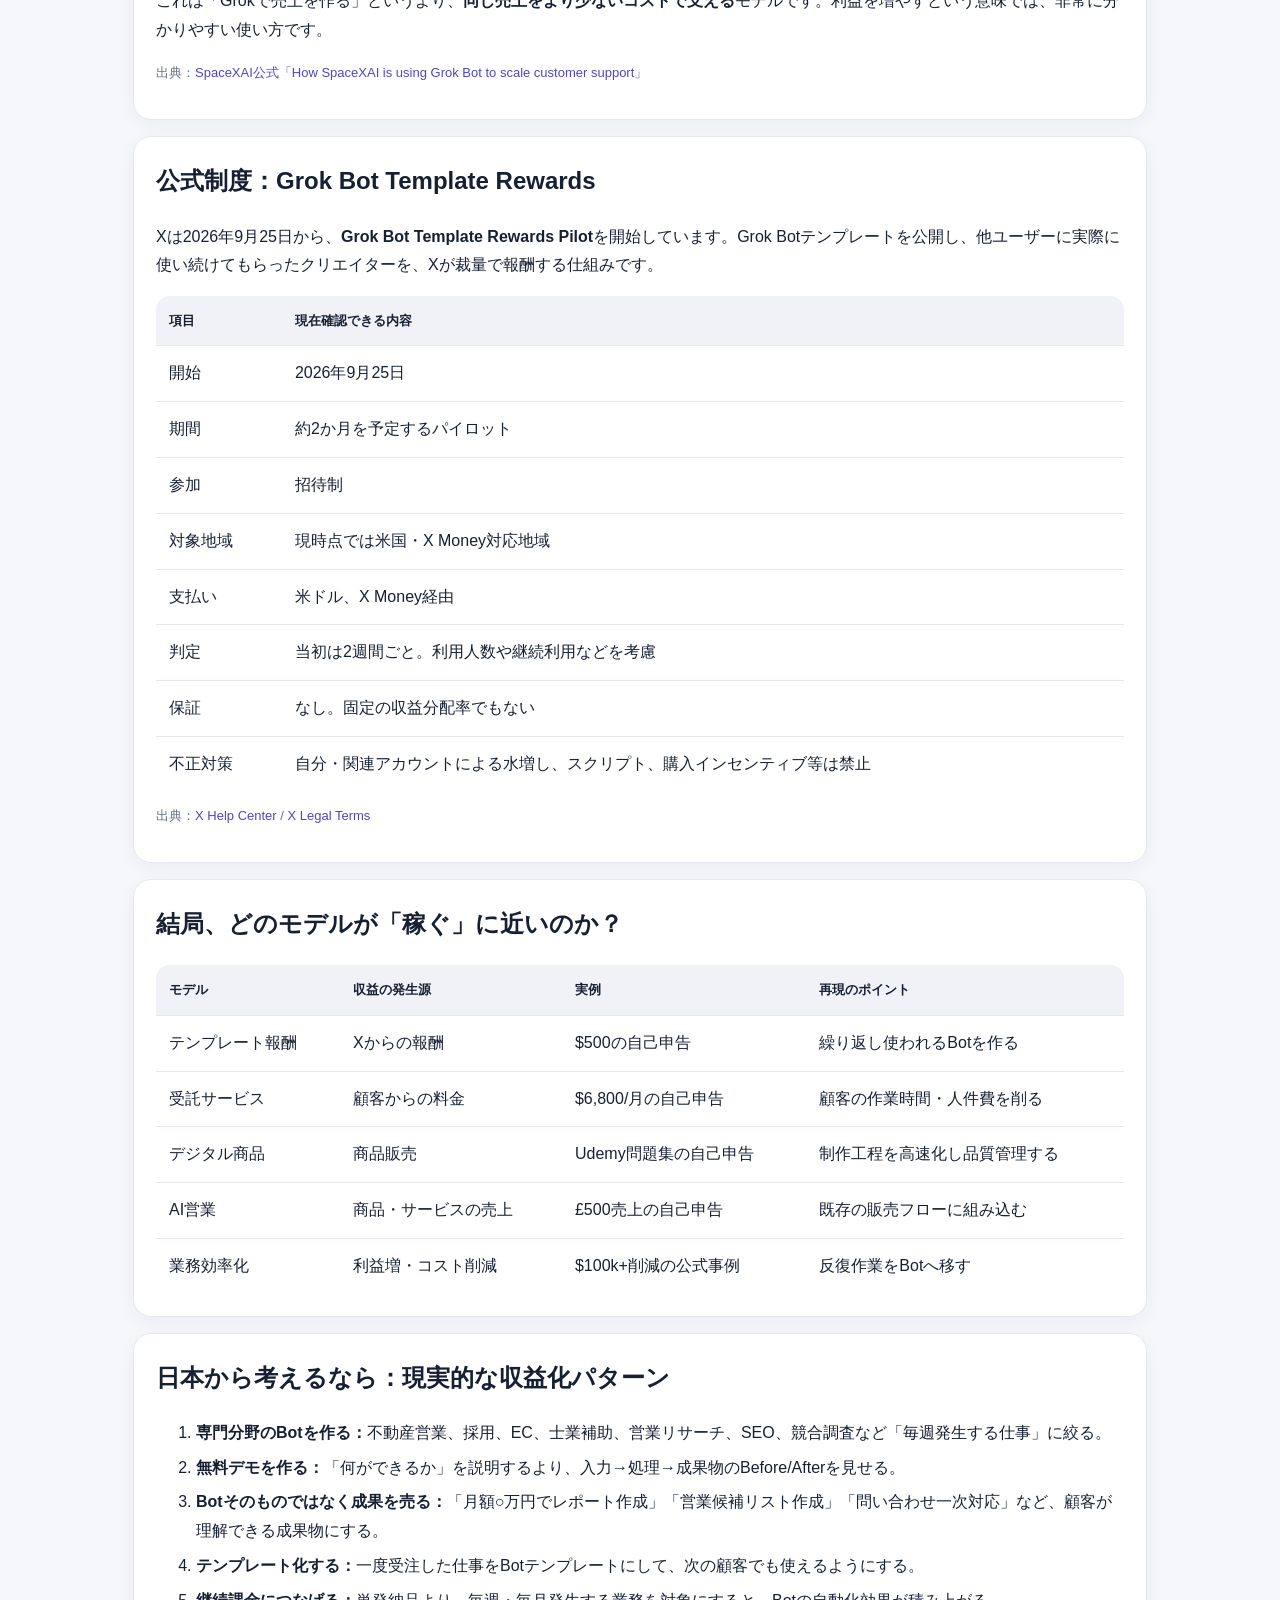
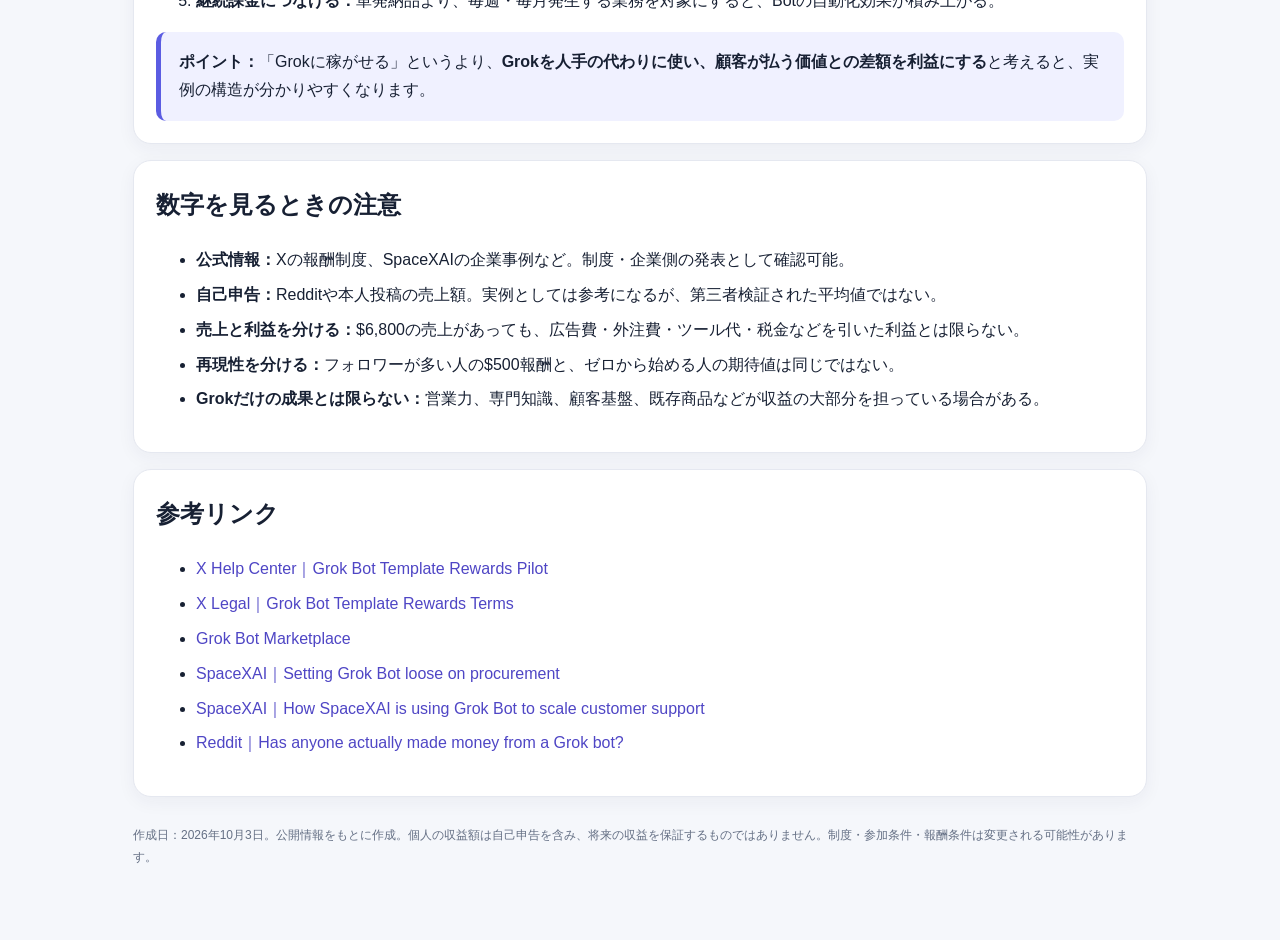
<file: articles/grok_bot_monetization_examples_2026-10-03.html>
<!DOCTYPE html>
<html lang="ja">
<head>
<meta charset="UTF-8">
<meta name="viewport" content="width=device-width, initial-scale=1.0">
<title>Grok Botで稼ぐ実例集｜2026年10月版</title>
<style>
:root{--bg:#f5f7fb;--card:#fff;--text:#172033;--muted:#657085;--accent:#5b5ce2;--accent2:#8b5cf6;--line:#e5e8f0;--good:#087f5b;--warn:#9a6700}
*{box-sizing:border-box}body{margin:0;background:var(--bg);color:var(--text);font-family:-apple-system,BlinkMacSystemFont,"Segoe UI","Hiragino Sans","Yu Gothic",Meiryo,sans-serif;line-height:1.8}
.wrap{max-width:1050px;margin:auto;padding:28px 18px 60px}.hero{background:linear-gradient(135deg,#171a34,#4b3fa7);color:#fff;border-radius:24px;padding:42px 34px;margin-bottom:22px;box-shadow:0 15px 40px rgba(30,30,70,.18)}
.hero h1{font-size:clamp(28px,5vw,48px);line-height:1.2;margin:0 0 14px}.hero p{margin:7px 0;color:#e9e9ff}.tag{display:inline-block;background:rgba(255,255,255,.14);border:1px solid rgba(255,255,255,.25);padding:5px 10px;border-radius:999px;font-size:13px;margin-bottom:14px}
.grid{display:grid;grid-template-columns:repeat(auto-fit,minmax(230px,1fr));gap:16px}.card{background:var(--card);border:1px solid var(--line);border-radius:18px;padding:22px;box-shadow:0 5px 18px rgba(30,40,70,.05);margin:16px 0}.card h2,.card h3{margin-top:0}.metric{font-size:30px;font-weight:800;color:var(--accent)}.small{font-size:13px;color:var(--muted)}
.badge{display:inline-block;font-size:12px;font-weight:700;padding:4px 9px;border-radius:999px;background:#eef0ff;color:#494bb9;margin-right:5px}.verified{background:#e8f7f1;color:var(--good)}.anecdotal{background:#fff4d6;color:var(--warn)}
table{width:100%;border-collapse:collapse;background:#fff;border-radius:14px;overflow:hidden}th,td{padding:13px;border-bottom:1px solid var(--line);vertical-align:top;text-align:left}th{background:#f0f2f8;font-size:13px}tr:last-child td{border-bottom:0}
.callout{border-left:5px solid var(--accent);background:#f0f1ff;padding:16px 18px;border-radius:10px}.warning{border-left-color:#d97706;background:#fff8e8}
a{color:#4f46c5;text-decoration:none}a:hover{text-decoration:underline}.source{font-size:13px;color:var(--muted);margin-top:12px}.footer{font-size:12px;color:var(--muted);margin-top:28px}
ol li,ul li{margin:6px 0}.flow{display:flex;flex-wrap:wrap;gap:10px;align-items:center}.step{background:#fff;border:1px solid var(--line);padding:12px 15px;border-radius:12px;font-weight:700}.arrow{color:var(--accent);font-weight:800}
</style>
</head>
<body>
<div class="wrap">
<section class="hero">
  <span class="tag">2026年10月3日調査</span>
  <h1>Grok Botで「稼ぐ」実例集</h1>
  <p>Grok Botそのものから報酬を得るケースから、Grok Botを使って仕事・商品・営業を回して売上を作るケースまで整理。</p>
  <p class="small" style="color:#d9d9f5">重要：個人の金額は自己申告を含みます。X公式が金額・再現性を保証しているわけではありません。</p>
</section>

<div class="grid">
  <div class="card"><div class="metric">$500</div><b>テンプレート報酬の自己申告例</b><p class="small">Sawyer Merritt氏が「Home Robots」テンプレートで過去2週間に$500を得たと報告。</p></div>
  <div class="card"><div class="metric">$6,800</div><b>AIを使った中小企業支援の自己申告例</b><p class="small">Reddit投稿者が、Grokを使った中小企業向け仕事で前月合計$6,800と報告。</p></div>
  <div class="card"><div class="metric">£500</div><b>営業プロセスでの自己申告例</b><p class="small">別の投稿者が、GrokによるWhatsApp上の販売プロセスで£500の売上を得たと報告。</p></div>
  <div class="card"><div class="metric">$100k+</div><b>企業のコスト削減例</b><p class="small">xAI/SpaceXAIの事例では、Grok Botが調達で10万ドル超の直接削減を発見。</p></div>
</div>

<section class="card">
<h2>まず押さえたい：「Grokで稼ぐ」には4種類ある</h2>
<div class="flow">
  <div class="step">① Xから直接報酬</div><span class="arrow">→</span>
  <div class="step">② AIを使った受託</div><span class="arrow">→</span>
  <div class="step">③ 商品・コンテンツ販売</div><span class="arrow">→</span>
  <div class="step">④ 業務効率化による利益増</div>
</div>
<p>現在、最も「Grok Botそのものに紐づいた公式の現金化」に近いのは①です。一方、②〜④はGrokを道具として使い、既存の商売の利益率・生産量・成約数などを改善する方法です。</p>
</section>

<section class="card">
<h2>実例1｜Grok Botテンプレートで$500</h2>
<span class="badge verified">X公式制度あり</span><span class="badge anecdotal">金額は本人報告</span>
<h3>Sawyer Merritt氏：Home Robots</h3>
<p>2026年9月、X上でSawyer Merritt氏が、自身の「Home Robots」Grok Botテンプレートによって過去2週間に<strong>$500</strong>を得たと報告した事例が紹介されています。テンプレートは、複数の家庭用ロボットをGrok Botから扱う用途として公開されています。</p>
<p>これは現在確認できる「Grok Botを作って、他人に使ってもらい、Xから報酬を受け取る」という形の具体例です。ただし、$500が標準的な金額だとは言えません。</p>
<div class="callout"><b>仕組み：</b>「便利なBotを作る」→「テンプレートとして公開」→「他人が繰り返し利用」→「Xが報酬額を判断」。</div>
<p class="source">出典：<a href="https://help.x.com/en/using-x/grok-bot-template-rewards-pilot" target="_blank">X Help Center</a> / <a href="https://x.ai/bot/marketplace" target="_blank">Grok Bot Marketplace</a> / <a href="https://daveespino.substack.com/p/sawyer-merritt-just-made-500-in-2" target="_blank">本人報告を紹介した記事</a></p>
</section>

<section class="card">
<h2>実例2｜中小企業向けAI支援で月$6,800という自己申告</h2>
<span class="badge anecdotal">Reddit自己申告・未検証</span>
<p>2026年10月2日のReddit投稿で、ある利用者が「Grokを使って地元の中小企業を支援し、1件$100から、最終的に月$1,800の継続案件につながる仕事まで受け、前月合計$6,800だった」と投稿しています。</p>
<p>ここで重要なのは、<strong>Grok Botが直接$6,800を支払ったわけではない</strong>ことです。Grokは調査・制作・運用などの作業を高速化する道具で、収益源は中小企業からの受注です。</p>
<div class="callout"><b>再現しやすい考え方：</b>「AIそのものを売る」のではなく、「AIを使って顧客の面倒な仕事を代行し、その成果に対して料金をもらう」。</div>
<p class="source">出典：<a href="https://www.reddit.com/r/GrokBot/comments/1wvhcmh/has_anyone_actually_made_money_from_a_grok_bot/" target="_blank">Reddit / r/GrokBot（2026-10-02）</a>。金額・仕事内容は投稿者の自己申告で、独立検証は確認できません。</p>
</section>

<section class="card">
<h2>実例3｜資格試験の練習問題を作って販売</h2>
<span class="badge anecdotal">Reddit自己申告</span>
<p>同じRedditスレッドでは、別の利用者が、Microsoft・クラウド・AWS系資格の<strong>Udemy向け練習テスト</strong>を作る際にGrok Botを利用し、収益化していると説明しています。</p>
<p>この例は「Botを売る」のではなく、<strong>Grokを制作工程に組み込んでデジタル商品を作る</strong>モデルです。投稿には具体的な売上額がありません。</p>
<div class="warning callout"><b>注意：</b>AI生成物を販売する場合は、販売プラットフォームの規約、著作権、商標、問題の正確性、資格団体との関係などを別途確認する必要があります。</div>
<p class="source">出典：<a href="https://www.reddit.com/r/GrokBot/comments/1wvhcmh/has_anyone_actually_made_money_from_a_grok_bot/" target="_blank">Reddit / r/GrokBot（2026-10-02）</a>。</p>
</section>

<section class="card">
<h2>実例4｜WhatsApp営業で£500の売上という自己申告</h2>
<span class="badge anecdotal">Reddit自己申告・未検証</span>
<p>同スレッドには「GrokがWhatsApp上で、最初の接触から販売完了まで既存の営業プロセスに従って処理し、1件で<strong>£500</strong>の売上になった」という投稿もあります。</p>
<p>このタイプは、Grok Botを<strong>営業オペレーター</strong>として使い、人間が設計した商品・価格・販売フローに接続するモデルです。売上そのものとGrokの貢献度を分離して考える必要があります。</p>
<p class="source">出典：<a href="https://www.reddit.com/r/GrokBot/comments/1wvhcmh/has_anyone_actually_made_money_from_a_grok_bot/" target="_blank">Reddit / r/GrokBot（2026-10-02）</a>。</p>
</section>

<section class="card">
<h2>実例5｜「売上」ではなく、調達コストを10万ドル超削減</h2>
<span class="badge verified">企業公式事例</span>
<p>SpaceXAIは、Grok Botにベンダー支出・契約・利用データを調べさせる「Haggle Bot」を作り、<strong>10万ドル超の直接的なコスト削減</strong>を発見したと公表しています。</p>
<p>これは個人の副業収入ではありませんが、「Grok Botを業務に組み込むことで金銭的価値を作る」実例として重要です。未使用のSaaS席、重複契約、更新時の価格などを調査し、交渉材料を準備する用途です。</p>
<p class="source">出典：<a href="https://x.ai/news/grok-bot-procurement" target="_blank">SpaceXAI公式「Setting Grok Bot loose on procurement」</a></p>
</section>

<section class="card">
<h2>実例6｜カスタマーサポートを自動化して採用コストを抑える</h2>
<span class="badge verified">企業公式事例</span>
<p>SpaceXAIは、Cursorとのサポート統合後にチケット数が<strong>175%増加</strong>した一方、Grok Botの導入によって新たな人員を採用せずに対応できたと説明しています。また、最適化後のチケット解決コストを<strong>$0.20〜$0.30</strong>まで下げられたとしています。</p>
<p>これは「Grokで売上を作る」というより、<strong>同じ売上をより少ないコストで支える</strong>モデルです。利益を増やすという意味では、非常に分かりやすい使い方です。</p>
<p class="source">出典：<a href="https://x.ai/news/grok-bot-customer-support" target="_blank">SpaceXAI公式「How SpaceXAI is using Grok Bot to scale customer support」</a></p>
</section>

<section class="card">
<h2>公式制度：Grok Bot Template Rewards</h2>
<p>Xは2026年9月25日から、<strong>Grok Bot Template Rewards Pilot</strong>を開始しています。Grok Botテンプレートを公開し、他ユーザーに実際に使い続けてもらったクリエイターを、Xが裁量で報酬する仕組みです。</p>
<table>
<tr><th>項目</th><th>現在確認できる内容</th></tr>
<tr><td>開始</td><td>2026年9月25日</td></tr>
<tr><td>期間</td><td>約2か月を予定するパイロット</td></tr>
<tr><td>参加</td><td>招待制</td></tr>
<tr><td>対象地域</td><td>現時点では米国・X Money対応地域</td></tr>
<tr><td>支払い</td><td>米ドル、X Money経由</td></tr>
<tr><td>判定</td><td>当初は2週間ごと。利用人数や継続利用などを考慮</td></tr>
<tr><td>保証</td><td>なし。固定の収益分配率でもない</td></tr>
<tr><td>不正対策</td><td>自分・関連アカウントによる水増し、スクリプト、購入インセンティブ等は禁止</td></tr>
</table>
<p class="source">出典：<a href="https://help.x.com/en/using-x/grok-bot-template-rewards-pilot" target="_blank">X Help Center</a> / <a href="https://legal.x.com/en/grok-bot-template-rewards-terms.html" target="_blank">X Legal Terms</a></p>
</section>

<section class="card">
<h2>結局、どのモデルが「稼ぐ」に近いのか？</h2>
<table>
<tr><th>モデル</th><th>収益の発生源</th><th>実例</th><th>再現のポイント</th></tr>
<tr><td>テンプレート報酬</td><td>Xからの報酬</td><td>$500の自己申告</td><td>繰り返し使われるBotを作る</td></tr>
<tr><td>受託サービス</td><td>顧客からの料金</td><td>$6,800/月の自己申告</td><td>顧客の作業時間・人件費を削る</td></tr>
<tr><td>デジタル商品</td><td>商品販売</td><td>Udemy問題集の自己申告</td><td>制作工程を高速化し品質管理する</td></tr>
<tr><td>AI営業</td><td>商品・サービスの売上</td><td>£500売上の自己申告</td><td>既存の販売フローに組み込む</td></tr>
<tr><td>業務効率化</td><td>利益増・コスト削減</td><td>$100k+削減の公式事例</td><td>反復作業をBotへ移す</td></tr>
</table>
</section>

<section class="card">
<h2>日本から考えるなら：現実的な収益化パターン</h2>
<ol>
<li><strong>専門分野のBotを作る：</strong>不動産営業、採用、EC、士業補助、営業リサーチ、SEO、競合調査など「毎週発生する仕事」に絞る。</li>
<li><strong>無料デモを作る：</strong>「何ができるか」を説明するより、入力→処理→成果物のBefore/Afterを見せる。</li>
<li><strong>Botそのものではなく成果を売る：</strong>「月額○万円でレポート作成」「営業候補リスト作成」「問い合わせ一次対応」など、顧客が理解できる成果物にする。</li>
<li><strong>テンプレート化する：</strong>一度受注した仕事をBotテンプレートにして、次の顧客でも使えるようにする。</li>
<li><strong>継続課金につなげる：</strong>単発納品より、毎週・毎月発生する業務を対象にすると、Botの自動化効果が積み上がる。</li>
</ol>
<div class="callout"><b>ポイント：</b>「Grokに稼がせる」というより、<strong>Grokを人手の代わりに使い、顧客が払う価値との差額を利益にする</strong>と考えると、実例の構造が分かりやすくなります。</div>
</section>

<section class="card">
<h2>数字を見るときの注意</h2>
<ul>
<li><strong>公式情報：</strong>Xの報酬制度、SpaceXAIの企業事例など。制度・企業側の発表として確認可能。</li>
<li><strong>自己申告：</strong>Redditや本人投稿の売上額。実例としては参考になるが、第三者検証された平均値ではない。</li>
<li><strong>売上と利益を分ける：</strong>$6,800の売上があっても、広告費・外注費・ツール代・税金などを引いた利益とは限らない。</li>
<li><strong>再現性を分ける：</strong>フォロワーが多い人の$500報酬と、ゼロから始める人の期待値は同じではない。</li>
<li><strong>Grokだけの成果とは限らない：</strong>営業力、専門知識、顧客基盤、既存商品などが収益の大部分を担っている場合がある。</li>
</ul>
</section>

<section class="card">
<h2>参考リンク</h2>
<ul>
<li><a href="https://help.x.com/en/using-x/grok-bot-template-rewards-pilot" target="_blank">X Help Center｜Grok Bot Template Rewards Pilot</a></li>
<li><a href="https://legal.x.com/en/grok-bot-template-rewards-terms.html" target="_blank">X Legal｜Grok Bot Template Rewards Terms</a></li>
<li><a href="https://x.ai/bot/marketplace" target="_blank">Grok Bot Marketplace</a></li>
<li><a href="https://x.ai/news/grok-bot-procurement" target="_blank">SpaceXAI｜Setting Grok Bot loose on procurement</a></li>
<li><a href="https://x.ai/news/grok-bot-customer-support" target="_blank">SpaceXAI｜How SpaceXAI is using Grok Bot to scale customer support</a></li>
<li><a href="https://www.reddit.com/r/GrokBot/comments/1wvhcmh/has_anyone_actually_made_money_from_a_grok_bot/" target="_blank">Reddit｜Has anyone actually made money from a Grok bot?</a></li>
</ul>
</section>

<div class="footer">
<p>作成日：2026年10月3日。公開情報をもとに作成。個人の収益額は自己申告を含み、将来の収益を保証するものではありません。制度・参加条件・報酬条件は変更される可能性があります。</p>
</div>
</div>
</body>
</html>
</file>
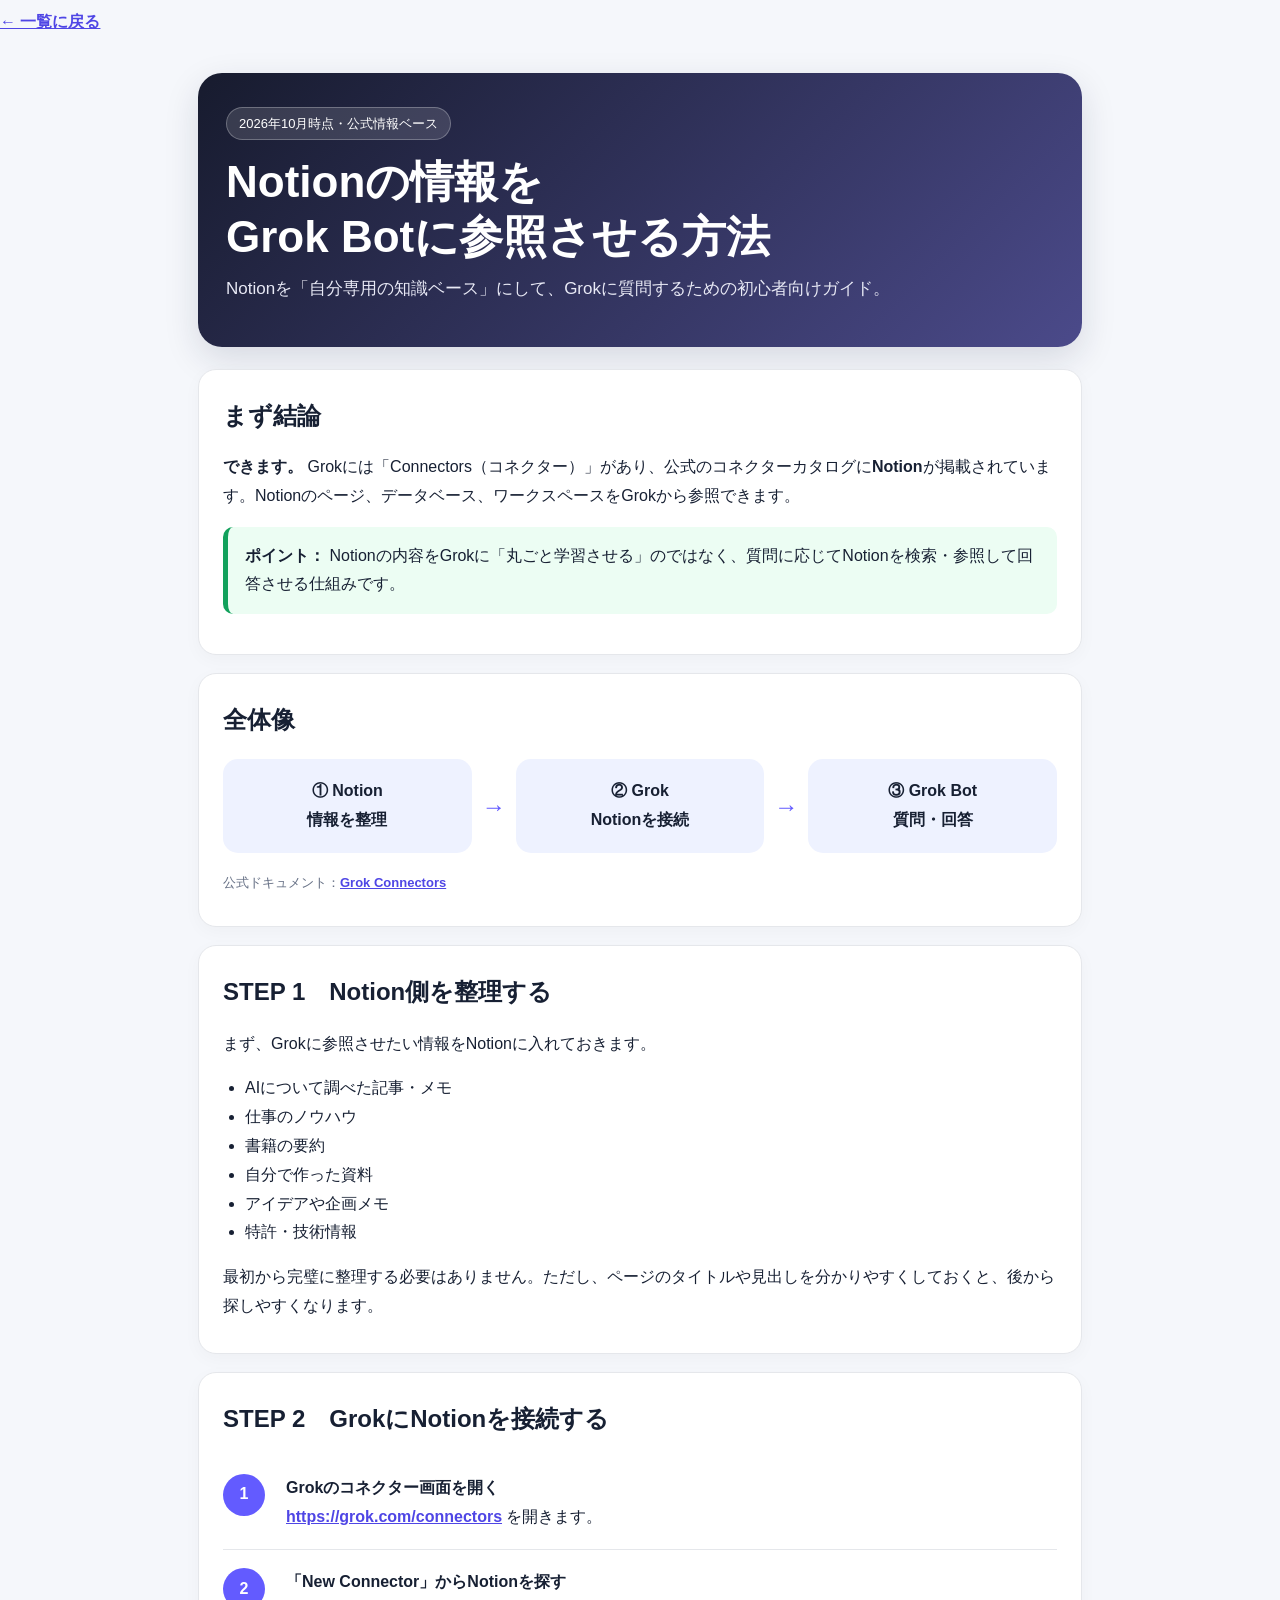
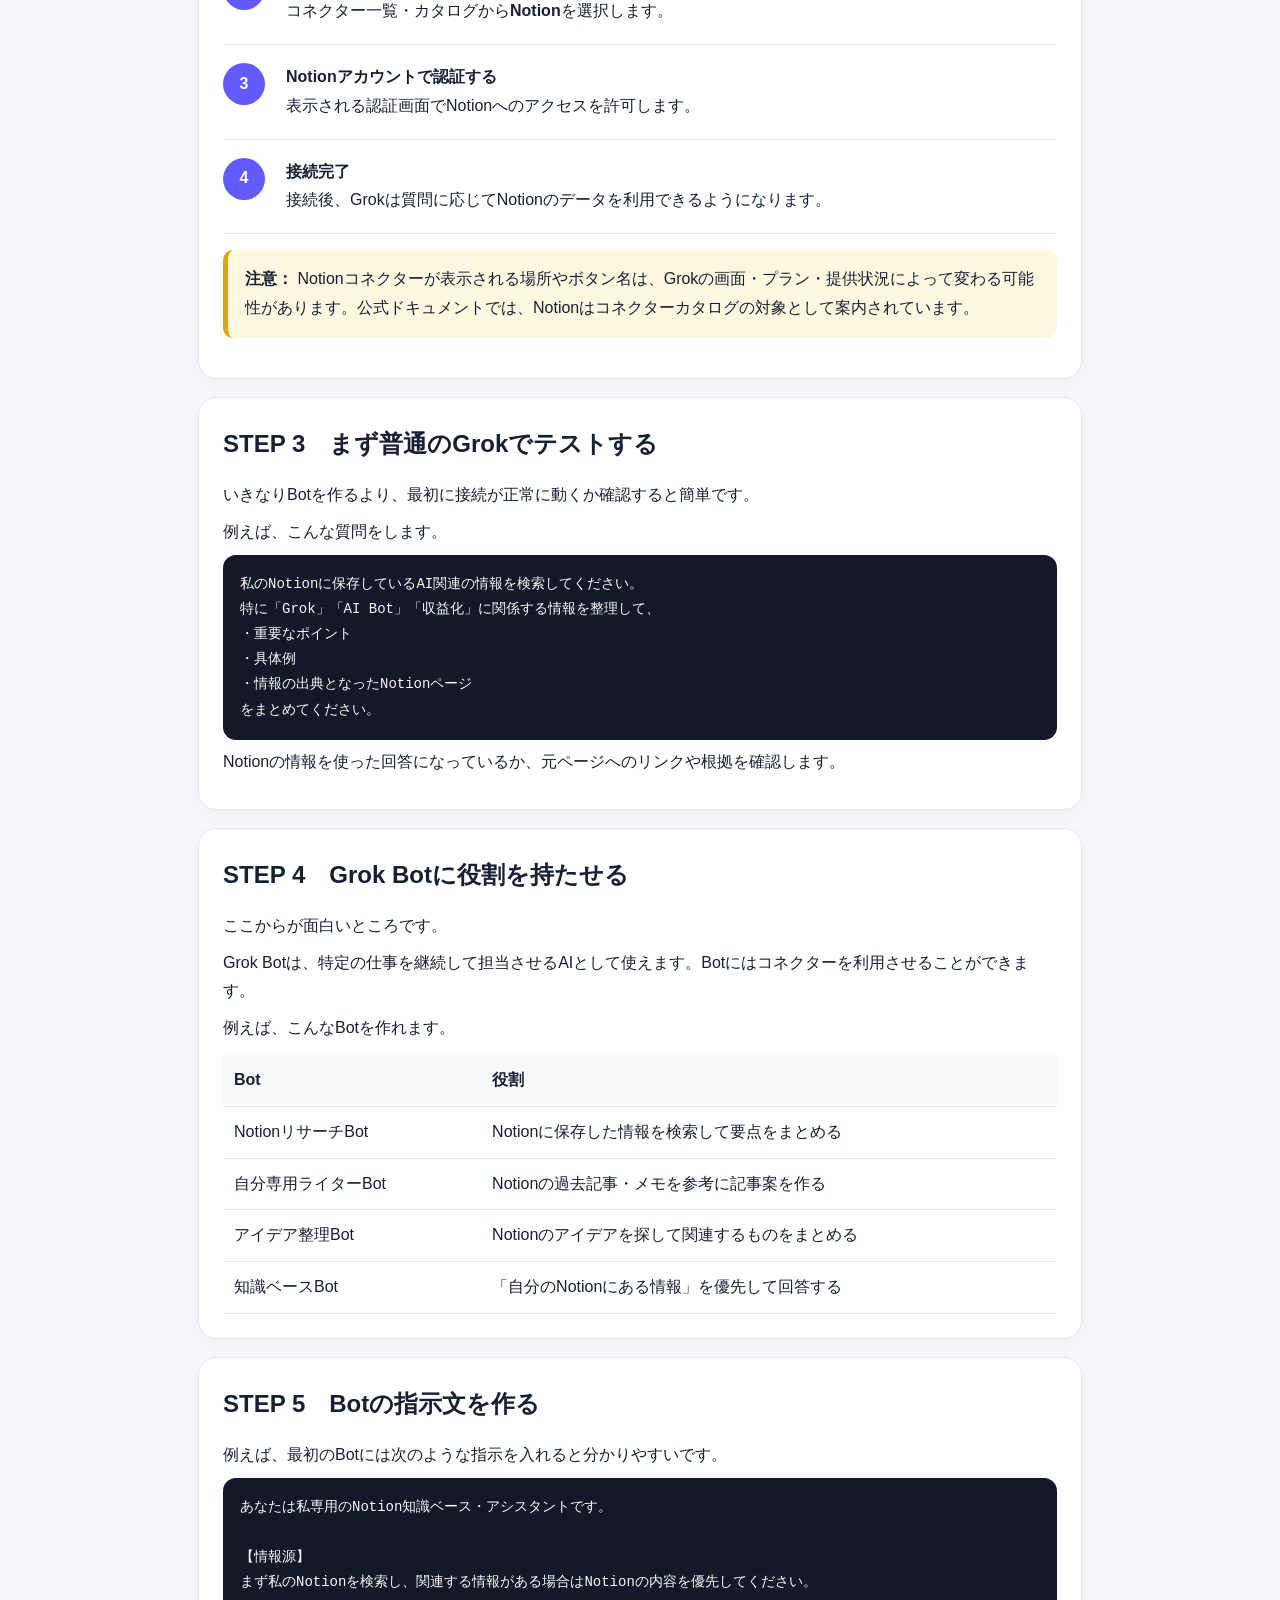
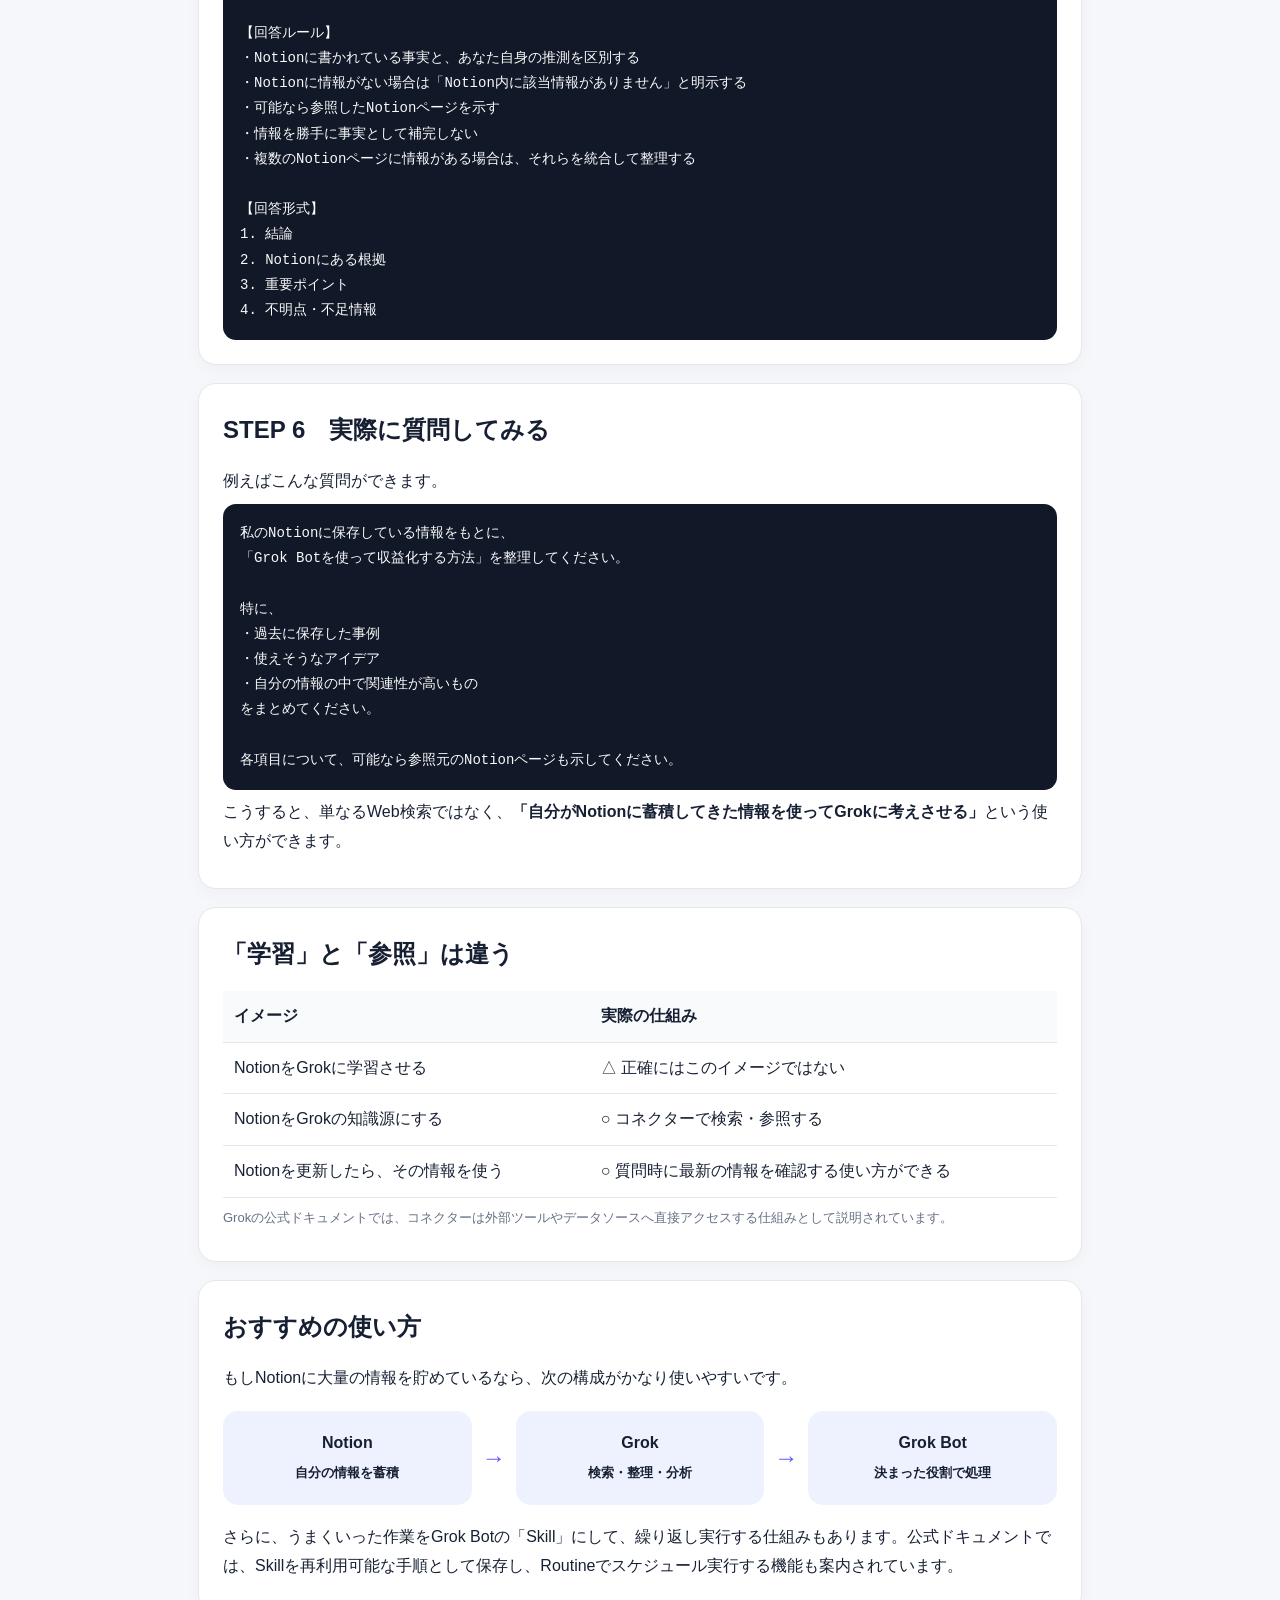
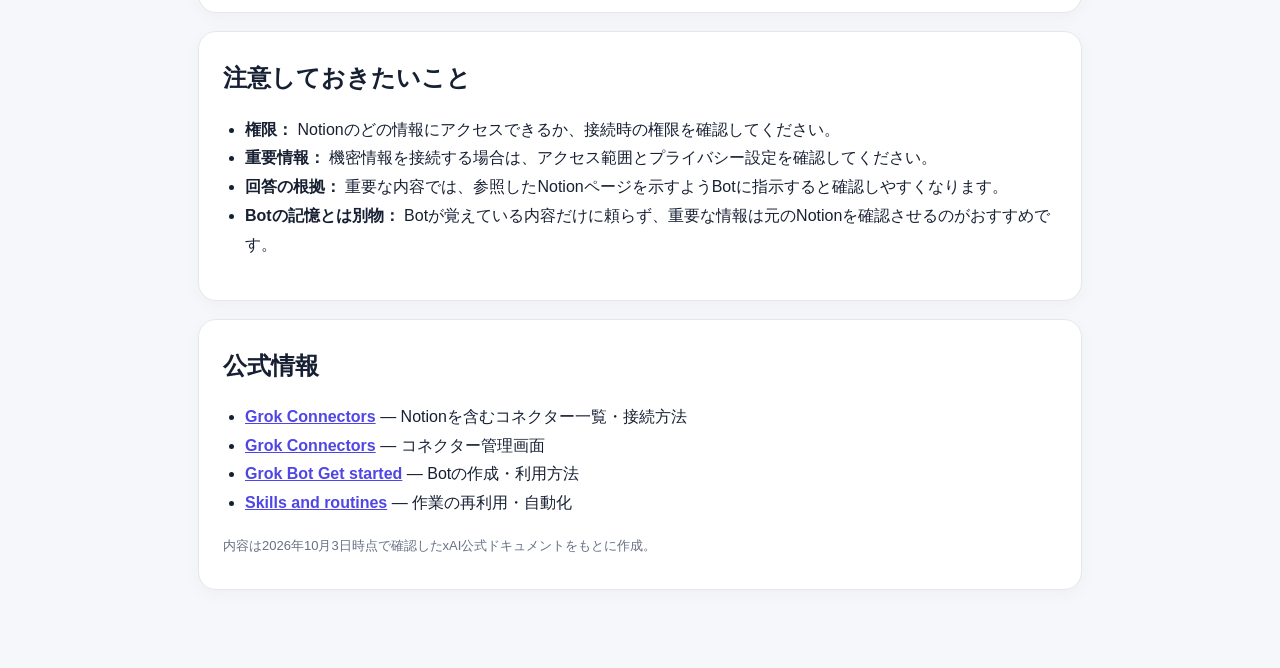
<file: articles/grok_notion_bot_guide.html>
<!DOCTYPE html>
<html lang="ja">
<head>
<meta charset="UTF-8">
<meta name="viewport" content="width=device-width, initial-scale=1.0">
<title>Notionの情報をGrok Botに参照させる方法</title>
<style>
  :root {
    --bg:#f5f7fb; --card:#fff; --text:#172033; --muted:#667085;
    --line:#e5e7eb; --accent:#635bff; --accent2:#eef2ff;
    --ok:#087443; --okbg:#ecfdf3; --warn:#9a6700; --warnbg:#fff8e1;
  }
  *{box-sizing:border-box}
  body{margin:0;background:var(--bg);color:var(--text);font-family:-apple-system,BlinkMacSystemFont,"Segoe UI","Noto Sans JP",sans-serif;line-height:1.8}
  .wrap{max-width:920px;margin:auto;padding:28px 18px 60px}
  .hero{background:linear-gradient(135deg,#171b2e,#4b4a8a);color:#fff;border-radius:24px;padding:34px 28px;margin-bottom:22px;box-shadow:0 12px 35px #18203a22}
  .badge{display:inline-block;background:#ffffff22;border:1px solid #ffffff44;border-radius:999px;padding:4px 12px;font-size:13px}
  h1{font-size:clamp(28px,5vw,44px);line-height:1.25;margin:14px 0 10px}
  h2{font-size:24px;margin:0 0 16px}
  h3{font-size:18px;margin:18px 0 8px}
  p{margin:8px 0}
  .lead{font-size:17px;color:#e8e9f5}
  .card{background:var(--card);border:1px solid var(--line);border-radius:18px;padding:24px;margin:18px 0;box-shadow:0 5px 18px #10182808}
  .flow{display:grid;grid-template-columns:1fr auto 1fr auto 1fr;gap:10px;align-items:center;margin:18px 0}
  .node{background:var(--accent2);border-radius:15px;padding:18px 12px;text-align:center;font-weight:700}
  .arrow{font-size:24px;color:var(--accent)}
  .step{display:grid;grid-template-columns:48px 1fr;gap:15px;padding:18px 0;border-bottom:1px solid var(--line)}
  .step:last-child{border-bottom:0}
  .num{width:42px;height:42px;border-radius:50%;background:var(--accent);color:#fff;display:grid;place-items:center;font-weight:800}
  .note{background:var(--warnbg);border-left:5px solid #e2a400;padding:15px 17px;border-radius:10px;margin:16px 0}
  .ok{background:var(--okbg);border-left:5px solid #12a15c;padding:15px 17px;border-radius:10px;margin:16px 0}
  .prompt{background:#111827;color:#f9fafb;border-radius:13px;padding:17px;white-space:pre-wrap;font-family:ui-monospace,SFMono-Regular,Menlo,monospace;font-size:14px}
  a{color:#4f46e5;font-weight:600}
  ul{padding-left:22px}
  .small{color:var(--muted);font-size:13px}
  table{width:100%;border-collapse:collapse;margin-top:12px}
  th,td{border-bottom:1px solid var(--line);padding:11px;text-align:left;vertical-align:top}
  th{background:#f8fafc}
  @media(max-width:700px){
    .flow{grid-template-columns:1fr;}.arrow{transform:rotate(90deg);text-align:center}
    .card{padding:19px}.hero{padding:28px 20px}
  }
</style>
</head>
<body>
<p><a href="../index.html">← 一覧に戻る</a></p>
<div class="wrap">

<section class="hero">
  <span class="badge">2026年10月時点・公式情報ベース</span>
  <h1>Notionの情報を<br>Grok Botに参照させる方法</h1>
  <p class="lead">Notionを「自分専用の知識ベース」にして、Grokに質問するための初心者向けガイド。</p>
</section>

<section class="card">
  <h2>まず結論</h2>
  <p><strong>できます。</strong> Grokには「Connectors（コネクター）」があり、公式のコネクターカタログに<strong>Notion</strong>が掲載されています。Notionのページ、データベース、ワークスペースをGrokから参照できます。</p>
  <div class="ok"><strong>ポイント：</strong> Notionの内容をGrokに「丸ごと学習させる」のではなく、質問に応じてNotionを検索・参照して回答させる仕組みです。</div>
</section>

<section class="card">
  <h2>全体像</h2>
  <div class="flow">
    <div class="node">① Notion<br>情報を整理</div>
    <div class="arrow">→</div>
    <div class="node">② Grok<br>Notionを接続</div>
    <div class="arrow">→</div>
    <div class="node">③ Grok Bot<br>質問・回答</div>
  </div>
  <p class="small">公式ドキュメント：<a href="https://docs.x.ai/grok/connectors" target="_blank">Grok Connectors</a></p>
</section>

<section class="card">
  <h2>STEP 1　Notion側を整理する</h2>
  <p>まず、Grokに参照させたい情報をNotionに入れておきます。</p>
  <ul>
    <li>AIについて調べた記事・メモ</li>
    <li>仕事のノウハウ</li>
    <li>書籍の要約</li>
    <li>自分で作った資料</li>
    <li>アイデアや企画メモ</li>
    <li>特許・技術情報</li>
  </ul>
  <p>最初から完璧に整理する必要はありません。ただし、ページのタイトルや見出しを分かりやすくしておくと、後から探しやすくなります。</p>
</section>

<section class="card">
  <h2>STEP 2　GrokにNotionを接続する</h2>
  <div class="step">
    <div class="num">1</div>
    <div><strong>Grokのコネクター画面を開く</strong><br>
      <a href="https://grok.com/connectors" target="_blank">https://grok.com/connectors</a> を開きます。</div>
  </div>
  <div class="step">
    <div class="num">2</div>
    <div><strong>「New Connector」からNotionを探す</strong><br>
      コネクター一覧・カタログから<strong>Notion</strong>を選択します。</div>
  </div>
  <div class="step">
    <div class="num">3</div>
    <div><strong>Notionアカウントで認証する</strong><br>
      表示される認証画面でNotionへのアクセスを許可します。</div>
  </div>
  <div class="step">
    <div class="num">4</div>
    <div><strong>接続完了</strong><br>
      接続後、Grokは質問に応じてNotionのデータを利用できるようになります。</div>
  </div>
  <div class="note"><strong>注意：</strong> Notionコネクターが表示される場所やボタン名は、Grokの画面・プラン・提供状況によって変わる可能性があります。公式ドキュメントでは、Notionはコネクターカタログの対象として案内されています。</div>
</section>

<section class="card">
  <h2>STEP 3　まず普通のGrokでテストする</h2>
  <p>いきなりBotを作るより、最初に接続が正常に動くか確認すると簡単です。</p>
  <p>例えば、こんな質問をします。</p>
  <div class="prompt">私のNotionに保存しているAI関連の情報を検索してください。
特に「Grok」「AI Bot」「収益化」に関係する情報を整理して、
・重要なポイント
・具体例
・情報の出典となったNotionページ
をまとめてください。</div>
  <p>Notionの情報を使った回答になっているか、元ページへのリンクや根拠を確認します。</p>
</section>

<section class="card">
  <h2>STEP 4　Grok Botに役割を持たせる</h2>
  <p>ここからが面白いところです。</p>
  <p>Grok Botは、特定の仕事を継続して担当させるAIとして使えます。Botにはコネクターを利用させることができます。</p>
  <p>例えば、こんなBotを作れます。</p>
  <table>
    <tr><th>Bot</th><th>役割</th></tr>
    <tr><td>NotionリサーチBot</td><td>Notionに保存した情報を検索して要点をまとめる</td></tr>
    <tr><td>自分専用ライターBot</td><td>Notionの過去記事・メモを参考に記事案を作る</td></tr>
    <tr><td>アイデア整理Bot</td><td>Notionのアイデアを探して関連するものをまとめる</td></tr>
    <tr><td>知識ベースBot</td><td>「自分のNotionにある情報」を優先して回答する</td></tr>
  </table>
</section>

<section class="card">
  <h2>STEP 5　Botの指示文を作る</h2>
  <p>例えば、最初のBotには次のような指示を入れると分かりやすいです。</p>
  <div class="prompt">あなたは私専用のNotion知識ベース・アシスタントです。

【情報源】
まず私のNotionを検索し、関連する情報がある場合はNotionの内容を優先してください。

【回答ルール】
・Notionに書かれている事実と、あなた自身の推測を区別する
・Notionに情報がない場合は「Notion内に該当情報がありません」と明示する
・可能なら参照したNotionページを示す
・情報を勝手に事実として補完しない
・複数のNotionページに情報がある場合は、それらを統合して整理する

【回答形式】
1. 結論
2. Notionにある根拠
3. 重要ポイント
4. 不明点・不足情報</div>
</section>

<section class="card">
  <h2>STEP 6　実際に質問してみる</h2>
  <p>例えばこんな質問ができます。</p>
  <div class="prompt">私のNotionに保存している情報をもとに、
「Grok Botを使って収益化する方法」を整理してください。

特に、
・過去に保存した事例
・使えそうなアイデア
・自分の情報の中で関連性が高いもの
をまとめてください。

各項目について、可能なら参照元のNotionページも示してください。</div>
  <p>こうすると、単なるWeb検索ではなく、<strong>「自分がNotionに蓄積してきた情報を使ってGrokに考えさせる」</strong>という使い方ができます。</p>
</section>

<section class="card">
  <h2>「学習」と「参照」は違う</h2>
  <table>
    <tr><th>イメージ</th><th>実際の仕組み</th></tr>
    <tr><td>NotionをGrokに学習させる</td><td>△ 正確にはこのイメージではない</td></tr>
    <tr><td>NotionをGrokの知識源にする</td><td>○ コネクターで検索・参照する</td></tr>
    <tr><td>Notionを更新したら、その情報を使う</td><td>○ 質問時に最新の情報を確認する使い方ができる</td></tr>
  </table>
  <p class="small">Grokの公式ドキュメントでは、コネクターは外部ツールやデータソースへ直接アクセスする仕組みとして説明されています。</p>
</section>

<section class="card">
  <h2>おすすめの使い方</h2>
  <p>もしNotionに大量の情報を貯めているなら、次の構成がかなり使いやすいです。</p>
  <div class="flow">
    <div class="node">Notion<br><small>自分の情報を蓄積</small></div>
    <div class="arrow">→</div>
    <div class="node">Grok<br><small>検索・整理・分析</small></div>
    <div class="arrow">→</div>
    <div class="node">Grok Bot<br><small>決まった役割で処理</small></div>
  </div>
  <p>さらに、うまくいった作業をGrok Botの「Skill」にして、繰り返し実行する仕組みもあります。公式ドキュメントでは、Skillを再利用可能な手順として保存し、Routineでスケジュール実行する機能も案内されています。</p>
</section>

<section class="card">
  <h2>注意しておきたいこと</h2>
  <ul>
    <li><strong>権限：</strong> Notionのどの情報にアクセスできるか、接続時の権限を確認してください。</li>
    <li><strong>重要情報：</strong> 機密情報を接続する場合は、アクセス範囲とプライバシー設定を確認してください。</li>
    <li><strong>回答の根拠：</strong> 重要な内容では、参照したNotionページを示すようBotに指示すると確認しやすくなります。</li>
    <li><strong>Botの記憶とは別物：</strong> Botが覚えている内容だけに頼らず、重要な情報は元のNotionを確認させるのがおすすめです。</li>
  </ul>
</section>

<section class="card">
  <h2>公式情報</h2>
  <ul>
    <li><a href="https://docs.x.ai/grok/connectors" target="_blank">Grok Connectors</a> — Notionを含むコネクター一覧・接続方法</li>
    <li><a href="https://grok.com/connectors" target="_blank">Grok Connectors</a> — コネクター管理画面</li>
    <li><a href="https://docs.x.ai/grok-bot/get-started" target="_blank">Grok Bot Get started</a> — Botの作成・利用方法</li>
    <li><a href="https://docs.x.ai/grok-bot/skills-routines-and-automations" target="_blank">Skills and routines</a> — 作業の再利用・自動化</li>
  </ul>
  <p class="small">内容は2026年10月3日時点で確認したxAI公式ドキュメントをもとに作成。</p>
</section>

</div>
</body>
</html>
</file>
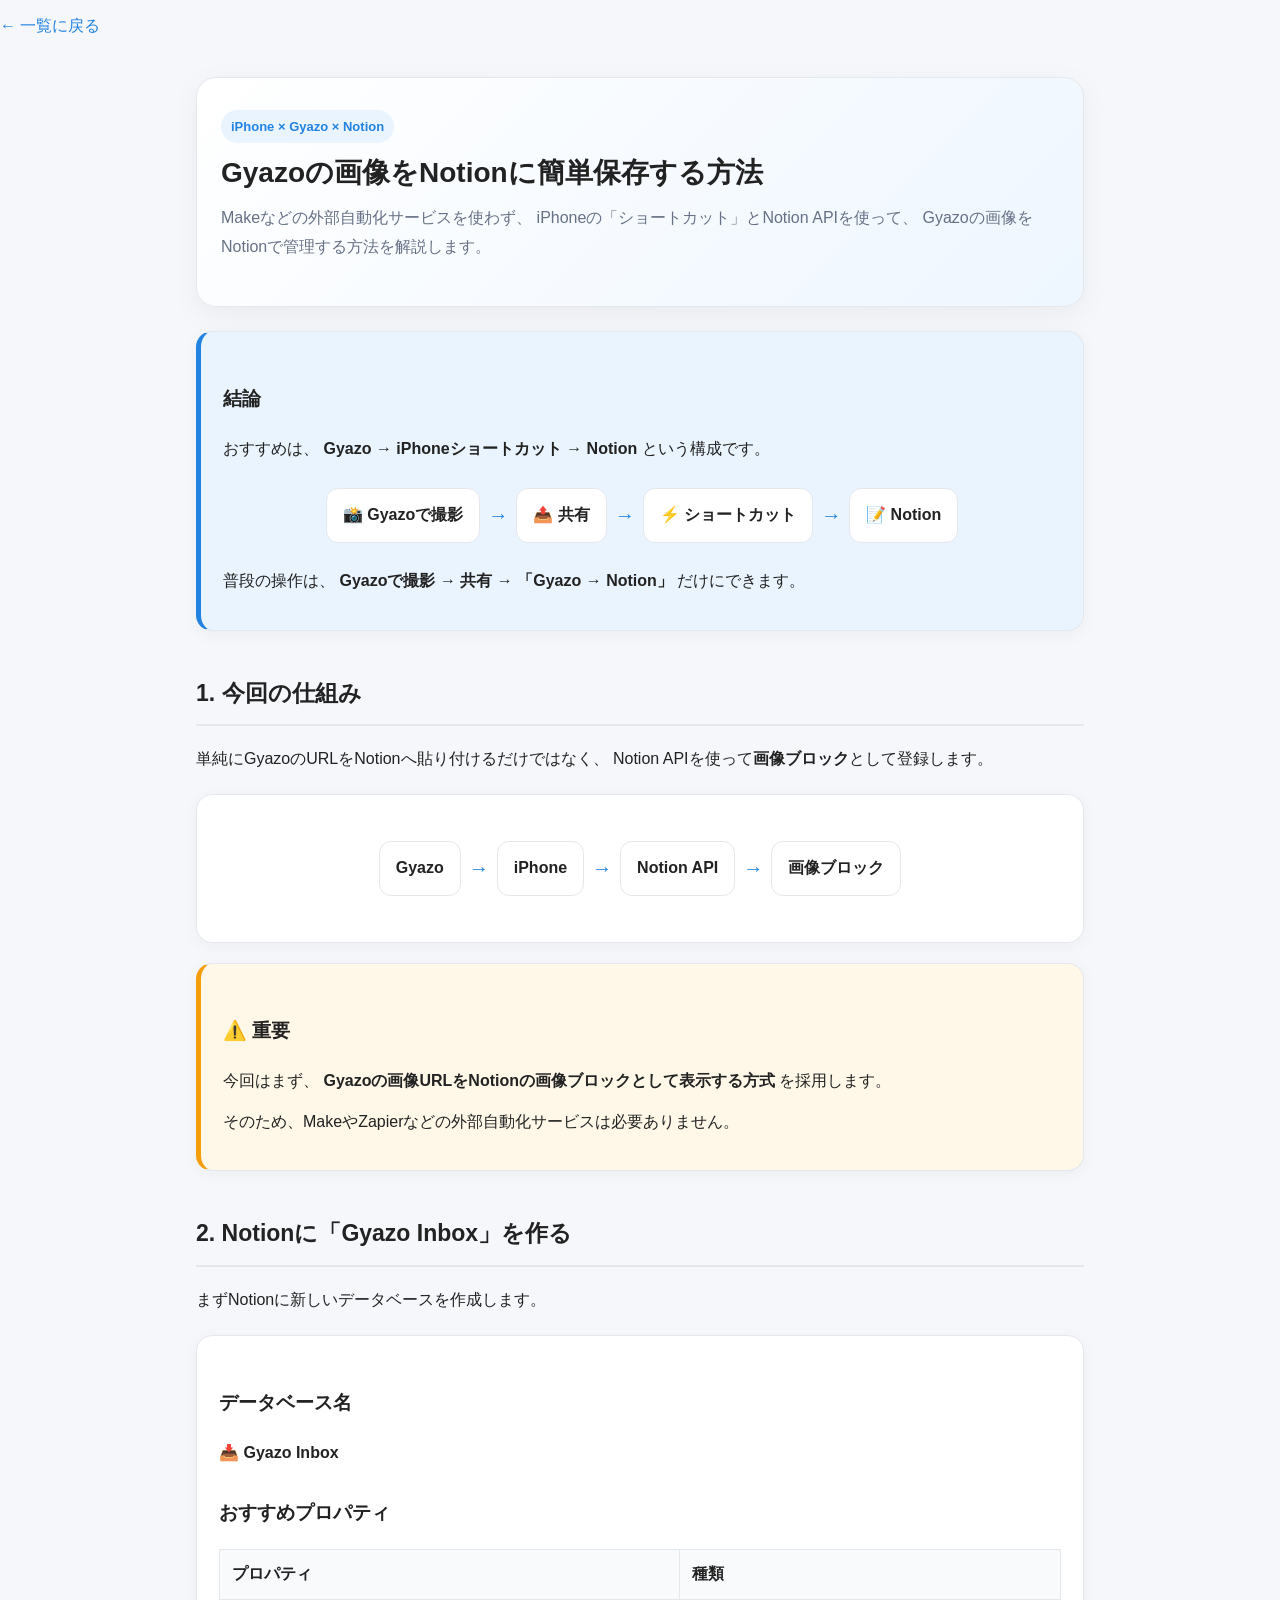
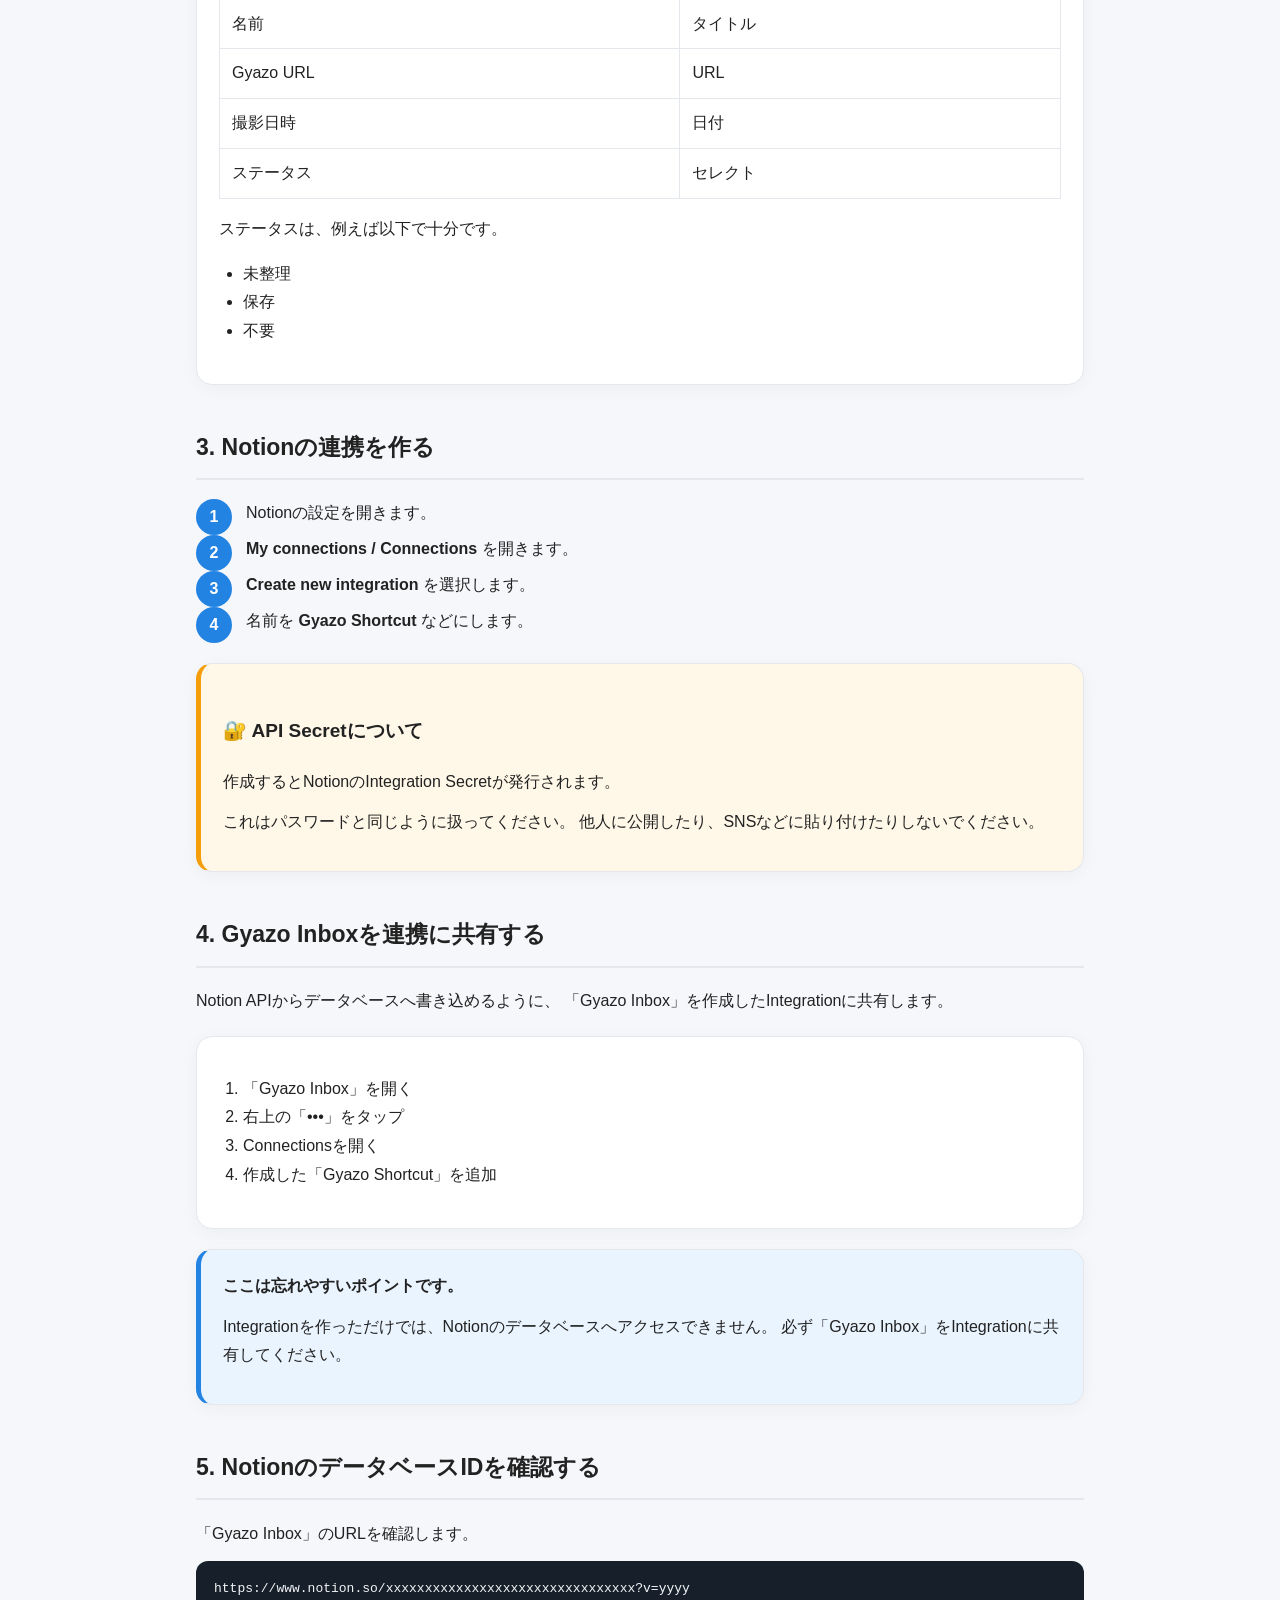
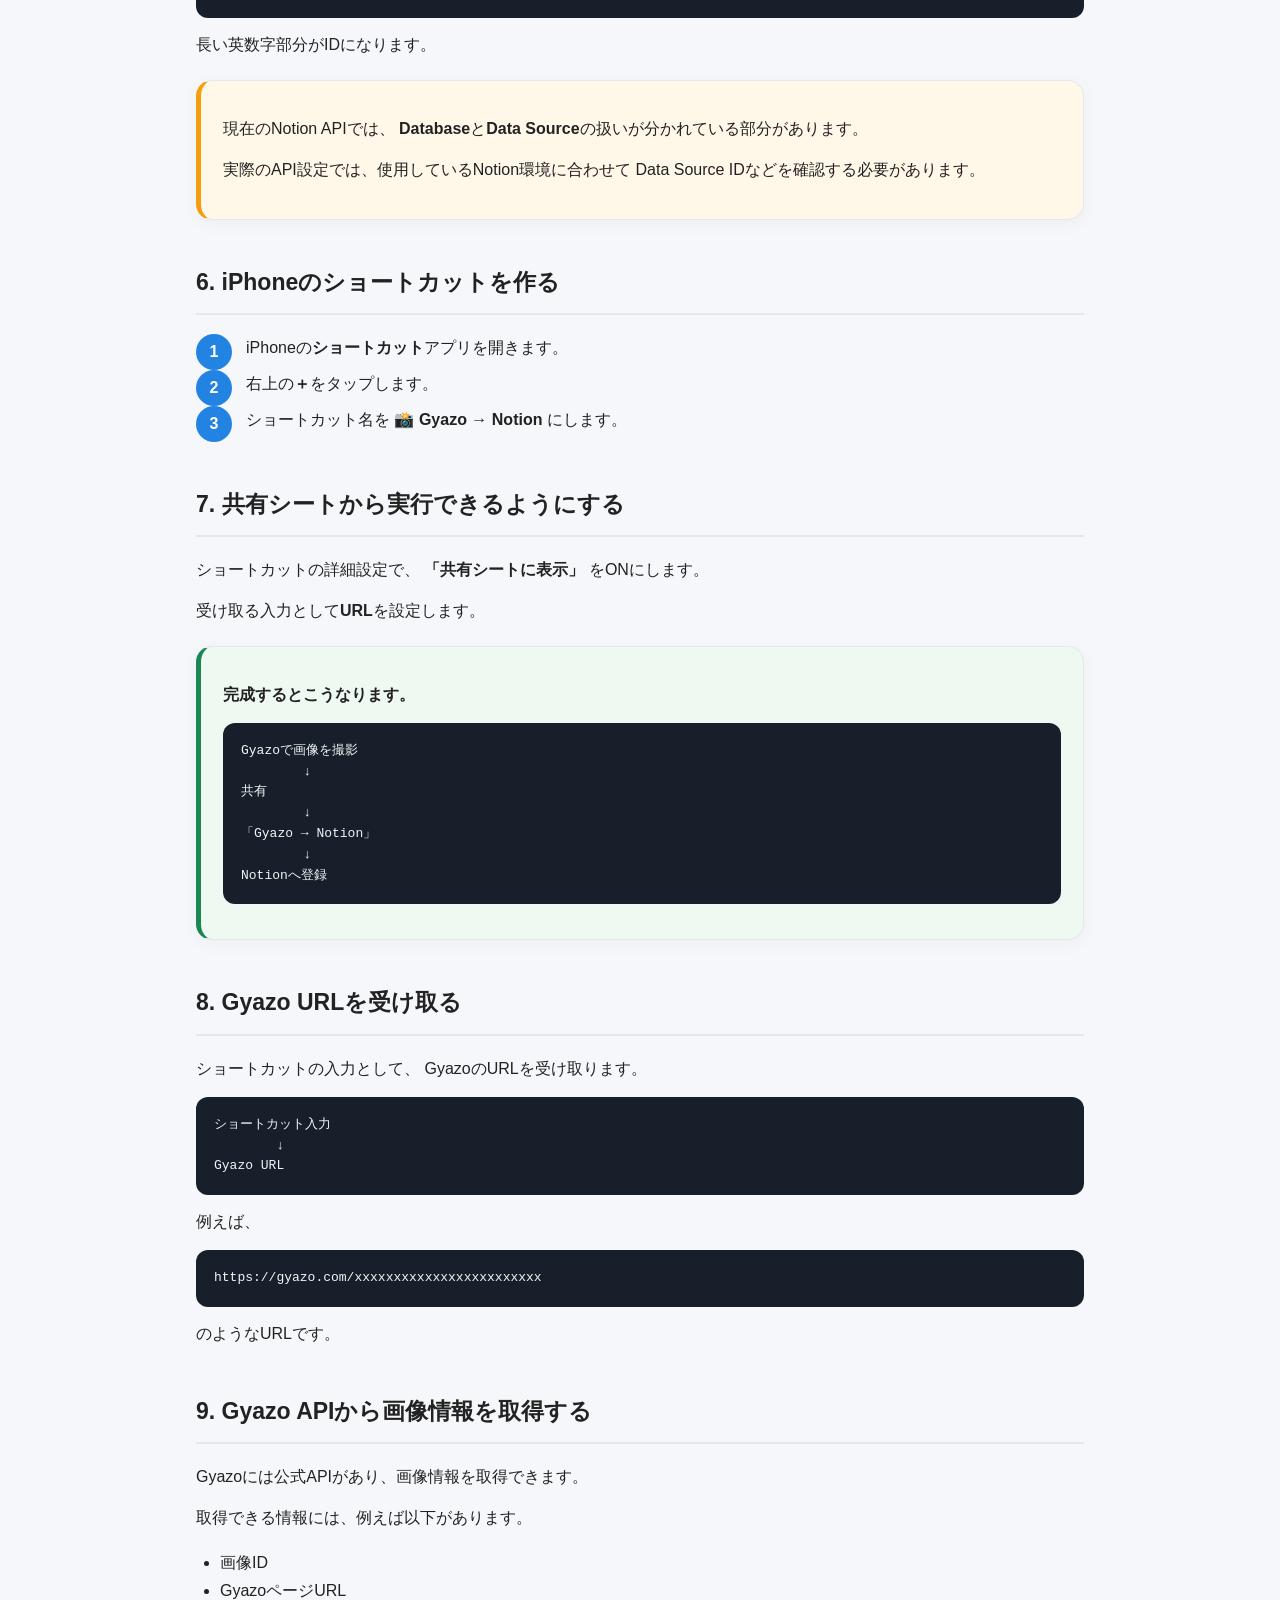
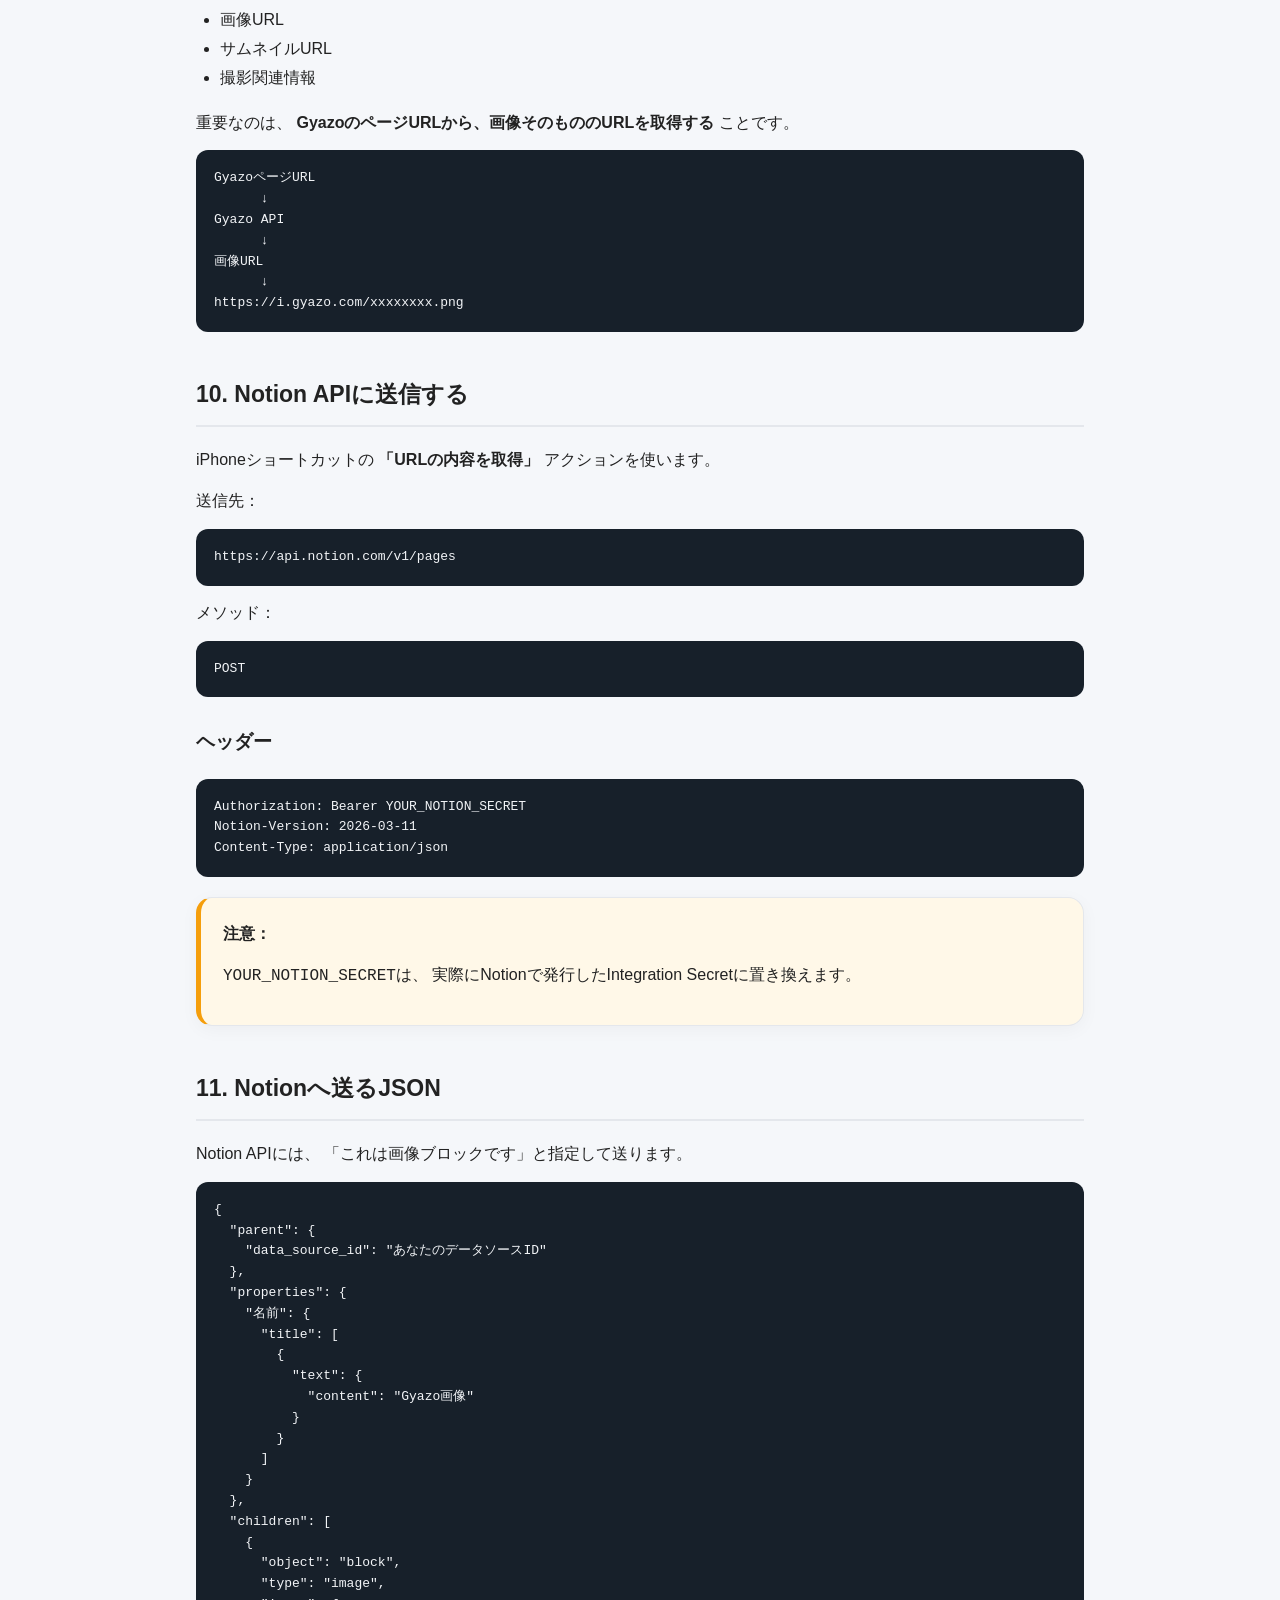
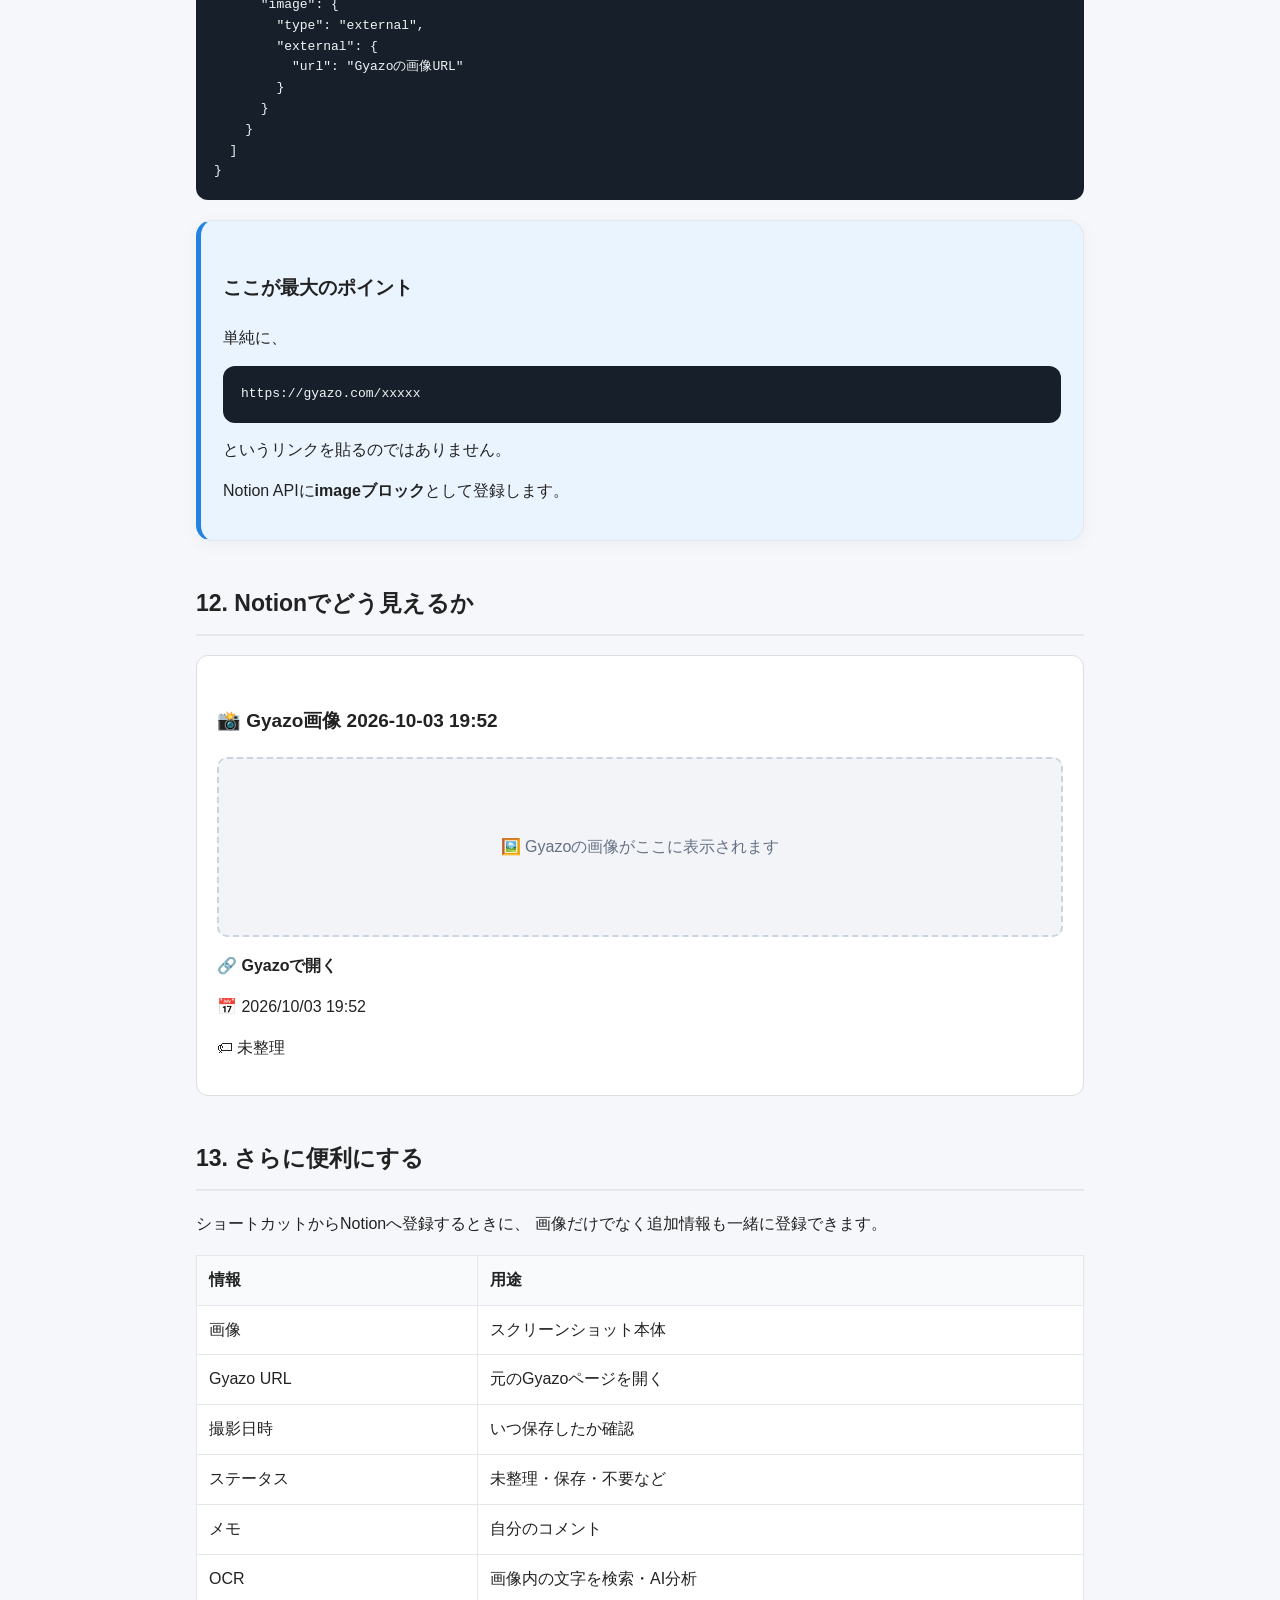
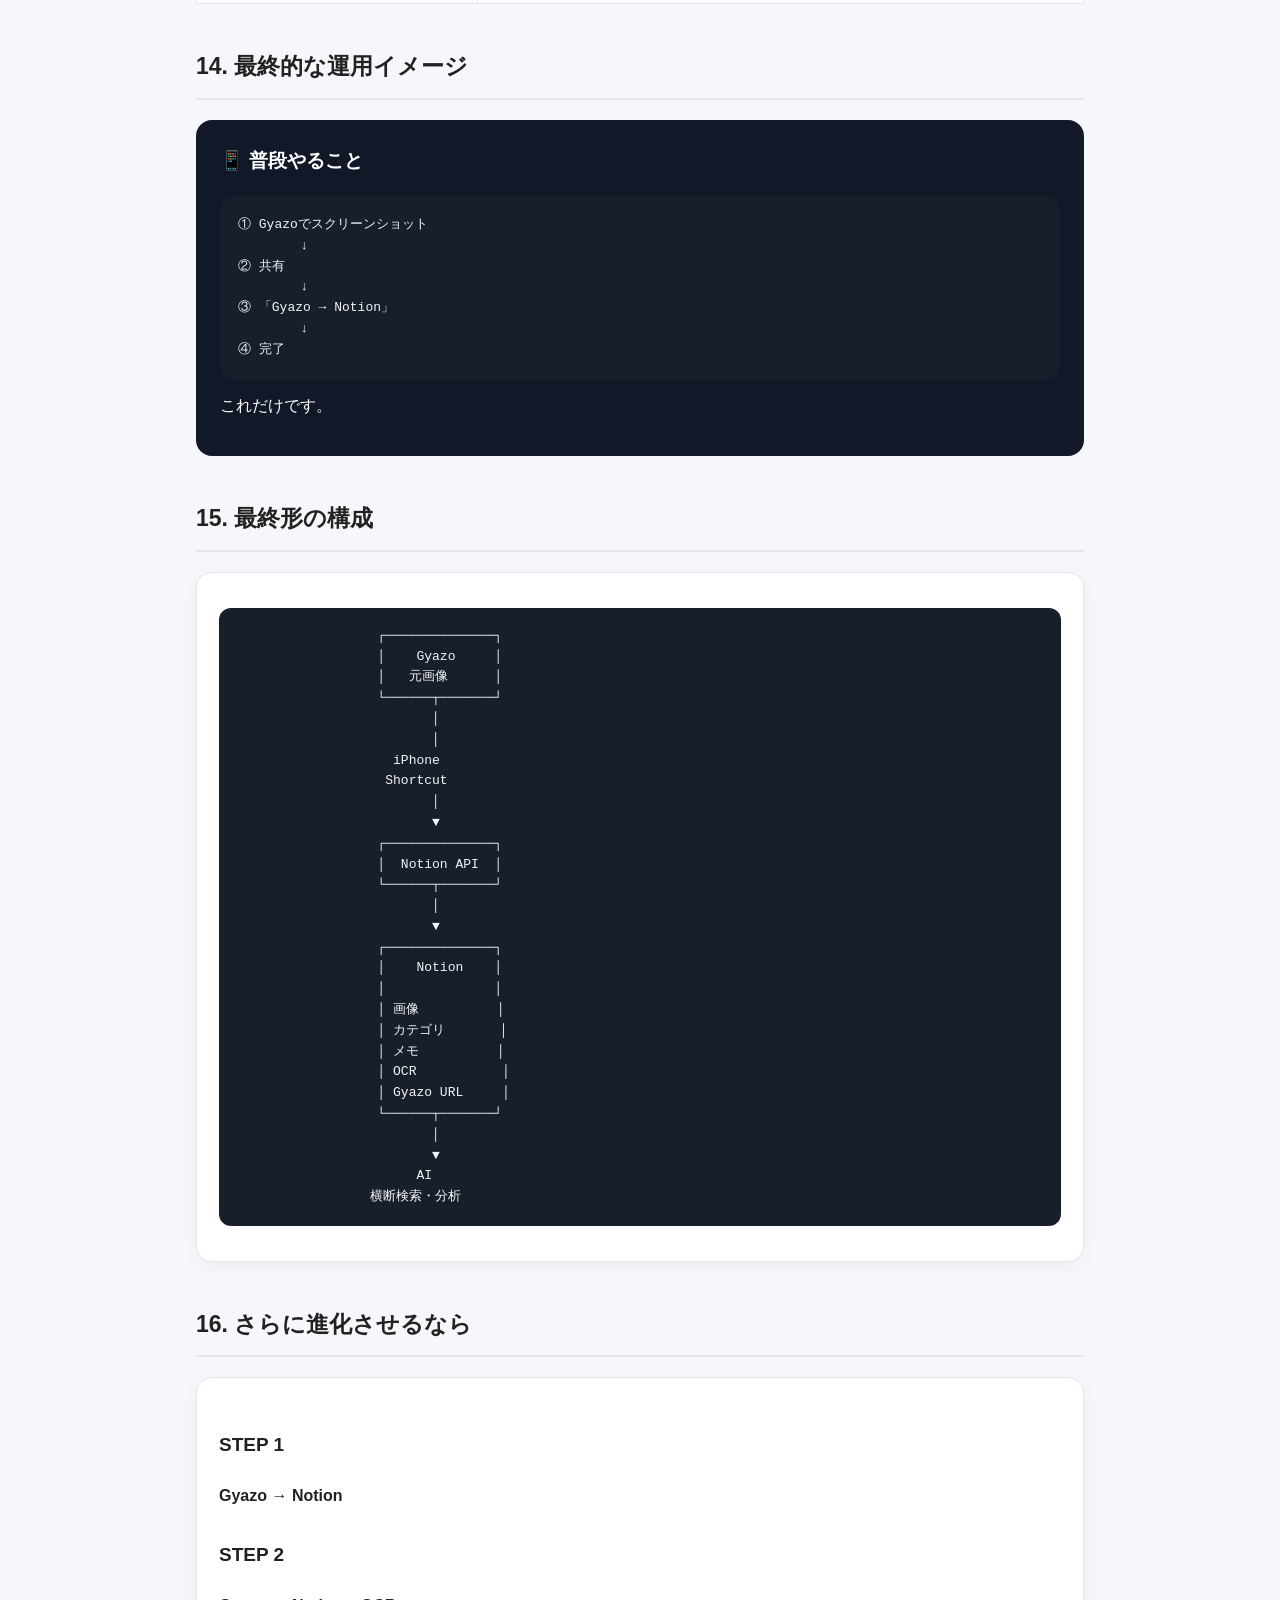
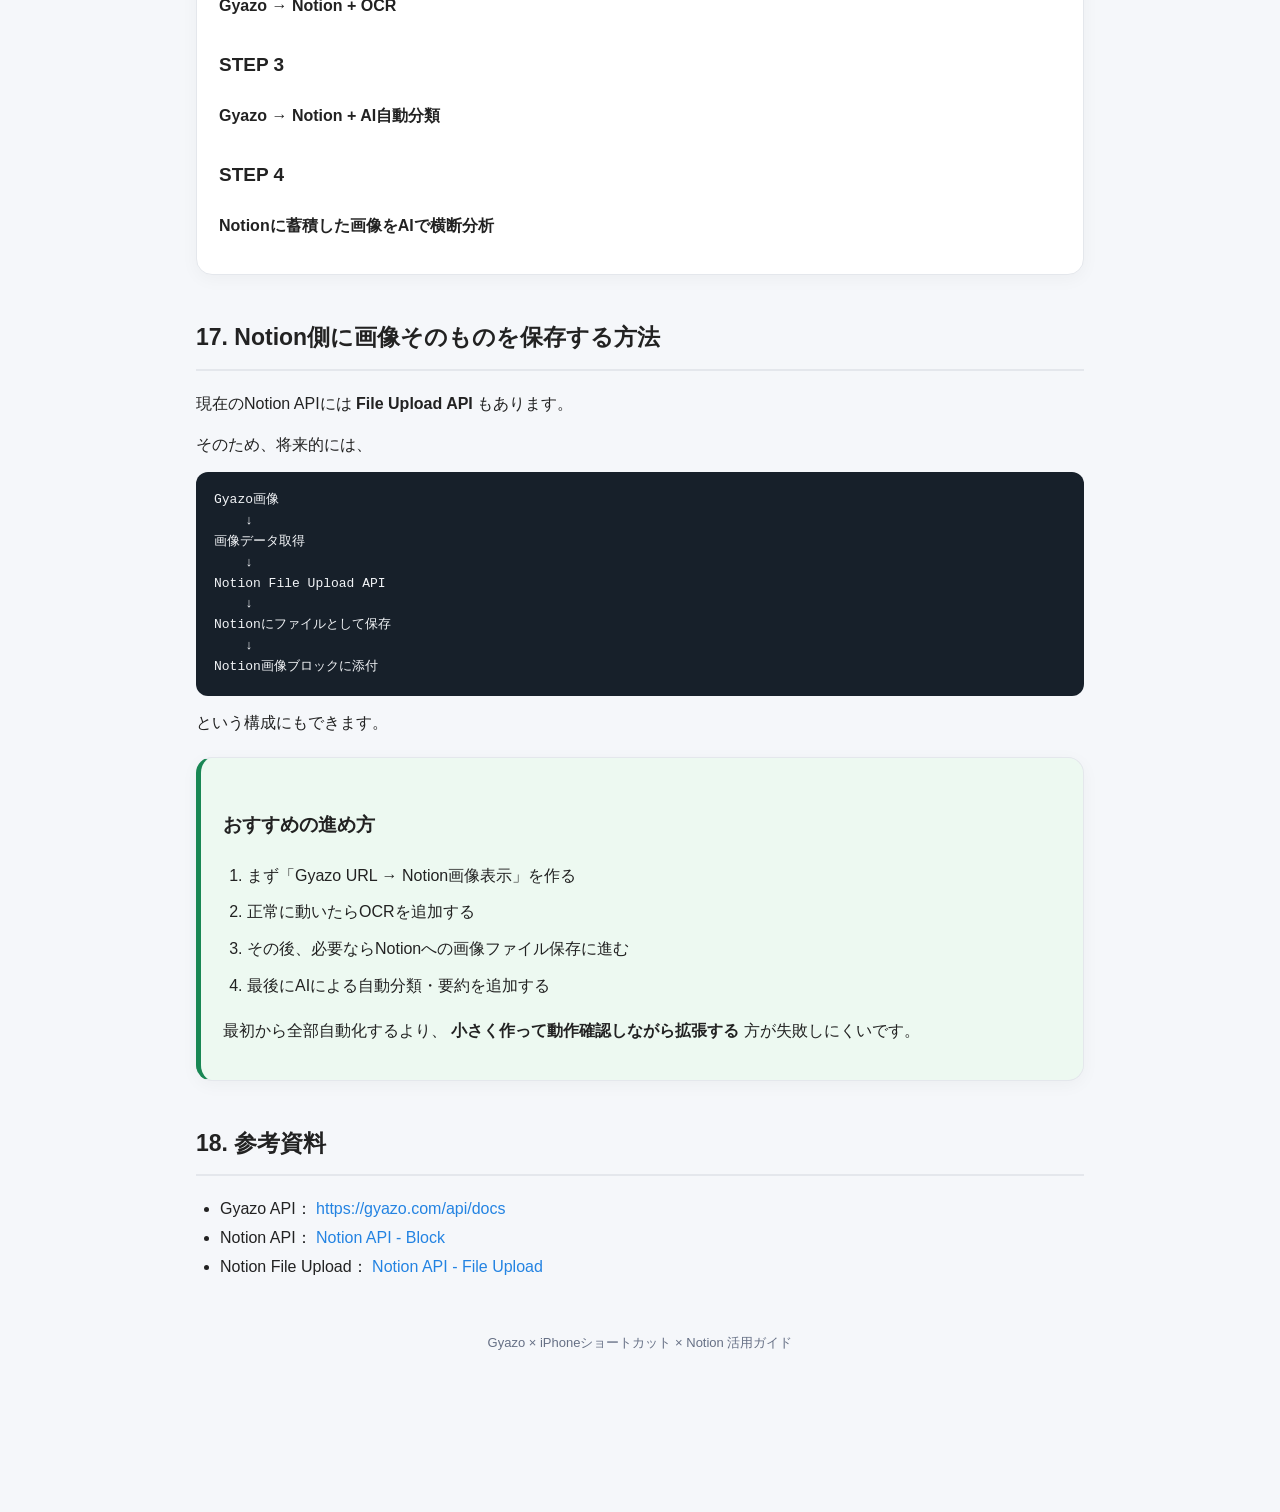
<file: articles/GyazoNotion20261003.html>
<!DOCTYPE html>
<html lang="ja">
<head>
  <meta charset="UTF-8">
  <meta name="viewport" content="width=device-width, initial-scale=1.0">
  <title>Gyazo → Notion iPhoneショートカット完全ガイド</title>
  <style>
    :root {
      --bg: #f5f7fa;
      --card: #ffffff;
      --text: #222;
      --muted: #667085;
      --accent: #2383e2;
      --accent-light: #eaf4ff;
      --border: #e4e7ec;
      --code-bg: #17202a;
      --success: #198754;
    }

    * {
      box-sizing: border-box;
    }

    body {
      margin: 0;
      background: var(--bg);
      color: var(--text);
      font-family:
        -apple-system,
        BlinkMacSystemFont,
        "Hiragino Kaku Gothic ProN",
        "Hiragino Sans",
        "Yu Gothic",
        Meiryo,
        sans-serif;
      line-height: 1.8;
    }

    .container {
      max-width: 920px;
      margin: 0 auto;
      padding: 24px 16px 60px;
    }

    header {
      background: linear-gradient(135deg, #ffffff, #eef6ff);
      border: 1px solid var(--border);
      border-radius: 20px;
      padding: 32px 24px;
      margin-bottom: 24px;
      box-shadow: 0 8px 30px rgba(0,0,0,0.05);
    }

    h1 {
      margin: 0 0 12px;
      font-size: 28px;
      line-height: 1.4;
    }

    h2 {
      margin-top: 42px;
      padding-bottom: 10px;
      border-bottom: 2px solid var(--border);
      font-size: 23px;
    }

    h3 {
      margin-top: 28px;
      font-size: 19px;
    }

    p {
      margin: 12px 0;
    }

    .lead {
      color: var(--muted);
      font-size: 16px;
    }

    .badge {
      display: inline-block;
      background: var(--accent-light);
      color: var(--accent);
      padding: 5px 10px;
      border-radius: 999px;
      font-size: 13px;
      font-weight: 700;
      margin-bottom: 10px;
    }

    .card {
      background: var(--card);
      border: 1px solid var(--border);
      border-radius: 16px;
      padding: 22px;
      margin: 20px 0;
      box-shadow: 0 4px 18px rgba(0,0,0,0.04);
    }

    .important {
      border-left: 5px solid var(--accent);
      background: var(--accent-light);
    }

    .warning {
      border-left: 5px solid #f59e0b;
      background: #fff8e8;
    }

    .success {
      border-left: 5px solid var(--success);
      background: #edf9f1;
    }

    .step {
      display: flex;
      gap: 14px;
      align-items: flex-start;
    }

    .number {
      flex: 0 0 36px;
      height: 36px;
      border-radius: 50%;
      background: var(--accent);
      color: white;
      display: flex;
      align-items: center;
      justify-content: center;
      font-weight: 700;
    }

    table {
      width: 100%;
      border-collapse: collapse;
      margin: 16px 0;
      background: white;
    }

    th, td {
      border: 1px solid var(--border);
      padding: 10px 12px;
      text-align: left;
    }

    th {
      background: #f8fafc;
    }

    pre {
      background: var(--code-bg);
      color: #f2f4f7;
      padding: 18px;
      border-radius: 12px;
      overflow-x: auto;
      line-height: 1.6;
      font-size: 13px;
      -webkit-overflow-scrolling: touch;
    }

    code {
      font-family:
        SFMono-Regular,
        Consolas,
        "Liberation Mono",
        monospace;
    }

    .flow {
      display: flex;
      flex-wrap: wrap;
      align-items: center;
      justify-content: center;
      gap: 8px;
      margin: 24px 0;
    }

    .flow-item {
      background: white;
      border: 1px solid var(--border);
      padding: 12px 16px;
      border-radius: 12px;
      font-weight: 700;
    }

    .arrow {
      color: var(--accent);
      font-weight: bold;
      font-size: 20px;
    }

    ul, ol {
      padding-left: 24px;
    }

    .checklist li {
      margin: 8px 0;
    }

    .result {
      background: #111827;
      color: white;
      border-radius: 16px;
      padding: 24px;
      margin: 20px 0;
    }

    .result h3 {
      margin-top: 0;
    }

    .notion-page {
      background: white;
      color: #222;
      border-radius: 12px;
      padding: 20px;
      margin-top: 16px;
      border: 1px solid #ddd;
    }

    .fake-image {
      height: 180px;
      display: flex;
      align-items: center;
      justify-content: center;
      background: #f2f4f7;
      border: 2px dashed #cbd5e1;
      border-radius: 10px;
      color: #667085;
      margin: 15px 0;
    }

    .footer {
      margin-top: 50px;
      color: var(--muted);
      font-size: 13px;
      text-align: center;
    }

    a {
      color: var(--accent);
      text-decoration: none;
    }

    a:hover {
      text-decoration: underline;
    }

    @media (max-width: 600px) {
      .container {
        padding: 12px 10px 40px;
      }

      header {
        padding: 24px 18px;
        border-radius: 16px;
      }

      h1 {
        font-size: 23px;
      }

      h2 {
        font-size: 20px;
      }

      .card {
        padding: 17px;
      }

      pre {
        font-size: 12px;
        padding: 14px;
      }

      table {
        font-size: 14px;
      }
    }
  </style>
</head>

<body>
<p><a href="../index.html">← 一覧に戻る</a></p>
<div class="container">

  <header>
    <div class="badge">iPhone × Gyazo × Notion</div>
    <h1>Gyazoの画像をNotionに簡単保存する方法</h1>
    <p class="lead">
      Makeなどの外部自動化サービスを使わず、
      iPhoneの「ショートカット」とNotion APIを使って、
      Gyazoの画像をNotionで管理する方法を解説します。
    </p>
  </header>

  <div class="card important">
    <h3>結論</h3>
    <p>
      おすすめは、
      <strong>Gyazo → iPhoneショートカット → Notion</strong>
      という構成です。
    </p>

    <div class="flow">
      <div class="flow-item">📸 Gyazoで撮影</div>
      <div class="arrow">→</div>
      <div class="flow-item">📤 共有</div>
      <div class="arrow">→</div>
      <div class="flow-item">⚡ ショートカット</div>
      <div class="arrow">→</div>
      <div class="flow-item">📝 Notion</div>
    </div>

    <p>
      普段の操作は、
      <strong>Gyazoで撮影 → 共有 → 「Gyazo → Notion」</strong>
      だけにできます。
    </p>
  </div>

  <h2>1. 今回の仕組み</h2>

  <p>
    単純にGyazoのURLをNotionへ貼り付けるだけではなく、
    Notion APIを使って<strong>画像ブロック</strong>として登録します。
  </p>

  <div class="card">
    <div class="flow">
      <div class="flow-item">Gyazo</div>
      <div class="arrow">→</div>
      <div class="flow-item">iPhone</div>
      <div class="arrow">→</div>
      <div class="flow-item">Notion API</div>
      <div class="arrow">→</div>
      <div class="flow-item">画像ブロック</div>
    </div>
  </div>

  <div class="card warning">
    <h3>⚠️ 重要</h3>
    <p>
      今回はまず、
      <strong>Gyazoの画像URLをNotionの画像ブロックとして表示する方式</strong>
      を採用します。
    </p>
    <p>
      そのため、MakeやZapierなどの外部自動化サービスは必要ありません。
    </p>
  </div>

  <h2>2. Notionに「Gyazo Inbox」を作る</h2>

  <p>
    まずNotionに新しいデータベースを作成します。
  </p>

  <div class="card">
    <h3>データベース名</h3>
    <p><strong>📥 Gyazo Inbox</strong></p>

    <h3>おすすめプロパティ</h3>

    <table>
      <thead>
        <tr>
          <th>プロパティ</th>
          <th>種類</th>
        </tr>
      </thead>
      <tbody>
        <tr>
          <td>名前</td>
          <td>タイトル</td>
        </tr>
        <tr>
          <td>Gyazo URL</td>
          <td>URL</td>
        </tr>
        <tr>
          <td>撮影日時</td>
          <td>日付</td>
        </tr>
        <tr>
          <td>ステータス</td>
          <td>セレクト</td>
        </tr>
      </tbody>
    </table>

    <p>ステータスは、例えば以下で十分です。</p>

    <ul>
      <li>未整理</li>
      <li>保存</li>
      <li>不要</li>
    </ul>
  </div>

  <h2>3. Notionの連携を作る</h2>

  <div class="step">
    <div class="number">1</div>
    <div>
      Notionの設定を開きます。
    </div>
  </div>

  <div class="step">
    <div class="number">2</div>
    <div>
      <strong>My connections / Connections</strong>
      を開きます。
    </div>
  </div>

  <div class="step">
    <div class="number">3</div>
    <div>
      <strong>Create new integration</strong>
      を選択します。
    </div>
  </div>

  <div class="step">
    <div class="number">4</div>
    <div>
      名前を
      <strong>Gyazo Shortcut</strong>
      などにします。
    </div>
  </div>

  <div class="card warning">
    <h3>🔐 API Secretについて</h3>
    <p>
      作成するとNotionのIntegration Secretが発行されます。
    </p>
    <p>
      これはパスワードと同じように扱ってください。
      他人に公開したり、SNSなどに貼り付けたりしないでください。
    </p>
  </div>

  <h2>4. Gyazo Inboxを連携に共有する</h2>

  <p>
    Notion APIからデータベースへ書き込めるように、
    「Gyazo Inbox」を作成したIntegrationに共有します。
  </p>

  <div class="card">
    <ol>
      <li>「Gyazo Inbox」を開く</li>
      <li>右上の「•••」をタップ</li>
      <li>Connectionsを開く</li>
      <li>作成した「Gyazo Shortcut」を追加</li>
    </ol>
  </div>

  <div class="card important">
    <strong>ここは忘れやすいポイントです。</strong>
    <p>
      Integrationを作っただけでは、Notionのデータベースへアクセスできません。
      必ず「Gyazo Inbox」をIntegrationに共有してください。
    </p>
  </div>

  <h2>5. NotionのデータベースIDを確認する</h2>

  <p>
    「Gyazo Inbox」のURLを確認します。
  </p>

  <pre><code>https://www.notion.so/xxxxxxxxxxxxxxxxxxxxxxxxxxxxxxxx?v=yyyy</code></pre>

  <p>
    長い英数字部分がIDになります。
  </p>

  <div class="card warning">
    <p>
      現在のNotion APIでは、
      <strong>Database</strong>と<strong>Data Source</strong>の扱いが分かれている部分があります。
    </p>
    <p>
      実際のAPI設定では、使用しているNotion環境に合わせて
      Data Source IDなどを確認する必要があります。
    </p>
  </div>

  <h2>6. iPhoneのショートカットを作る</h2>

  <div class="step">
    <div class="number">1</div>
    <div>
      iPhoneの<strong>ショートカット</strong>アプリを開きます。
    </div>
  </div>

  <div class="step">
    <div class="number">2</div>
    <div>
      右上の<strong>＋</strong>をタップします。
    </div>
  </div>

  <div class="step">
    <div class="number">3</div>
    <div>
      ショートカット名を
      <strong>📸 Gyazo → Notion</strong>
      にします。
    </div>
  </div>

  <h2>7. 共有シートから実行できるようにする</h2>

  <p>
    ショートカットの詳細設定で、
    <strong>「共有シートに表示」</strong>
    をONにします。
  </p>

  <p>
    受け取る入力として<strong>URL</strong>を設定します。
  </p>

  <div class="card success">
    <p><strong>完成するとこうなります。</strong></p>

    <pre><code>Gyazoで画像を撮影
        ↓
共有
        ↓
「Gyazo → Notion」
        ↓
Notionへ登録</code></pre>
  </div>

  <h2>8. Gyazo URLを受け取る</h2>

  <p>
    ショートカットの入力として、
    GyazoのURLを受け取ります。
  </p>

  <pre><code>ショートカット入力
        ↓
Gyazo URL</code></pre>

  <p>
    例えば、
  </p>

  <pre><code>https://gyazo.com/xxxxxxxxxxxxxxxxxxxxxxxx</code></pre>

  <p>
    のようなURLです。
  </p>

  <h2>9. Gyazo APIから画像情報を取得する</h2>

  <p>
    Gyazoには公式APIがあり、画像情報を取得できます。
  </p>

  <p>取得できる情報には、例えば以下があります。</p>

  <ul>
    <li>画像ID</li>
    <li>GyazoページURL</li>
    <li>画像URL</li>
    <li>サムネイルURL</li>
    <li>撮影関連情報</li>
  </ul>

  <p>
    重要なのは、
    <strong>GyazoのページURLから、画像そのもののURLを取得する</strong>
    ことです。
  </p>

  <pre><code>GyazoページURL
      ↓
Gyazo API
      ↓
画像URL
      ↓
https://i.gyazo.com/xxxxxxxx.png</code></pre>

  <h2>10. Notion APIに送信する</h2>

  <p>
    iPhoneショートカットの
    <strong>「URLの内容を取得」</strong>
    アクションを使います。
  </p>

  <p>送信先：</p>

  <pre><code>https://api.notion.com/v1/pages</code></pre>

  <p>メソッド：</p>

  <pre><code>POST</code></pre>

  <h3>ヘッダー</h3>

  <pre><code>Authorization: Bearer YOUR_NOTION_SECRET
Notion-Version: 2026-03-11
Content-Type: application/json</code></pre>

  <div class="card warning">
    <strong>注意：</strong>
    <p>
      <code>YOUR_NOTION_SECRET</code>は、
      実際にNotionで発行したIntegration Secretに置き換えます。
    </p>
  </div>

  <h2>11. Notionへ送るJSON</h2>

  <p>
    Notion APIには、
    「これは画像ブロックです」と指定して送ります。
  </p>

  <pre><code>{
  "parent": {
    "data_source_id": "あなたのデータソースID"
  },
  "properties": {
    "名前": {
      "title": [
        {
          "text": {
            "content": "Gyazo画像"
          }
        }
      ]
    }
  },
  "children": [
    {
      "object": "block",
      "type": "image",
      "image": {
        "type": "external",
        "external": {
          "url": "Gyazoの画像URL"
        }
      }
    }
  ]
}</code></pre>

  <div class="card important">
    <h3>ここが最大のポイント</h3>
    <p>
      単純に、
    </p>

    <pre><code>https://gyazo.com/xxxxx</code></pre>

    <p>
      というリンクを貼るのではありません。
    </p>

    <p>
      Notion APIに<strong>imageブロック</strong>として登録します。
    </p>
  </div>

  <h2>12. Notionでどう見えるか</h2>

  <div class="notion-page">
    <h3>📸 Gyazo画像 2026-10-03 19:52</h3>

    <div class="fake-image">
      🖼️ Gyazoの画像がここに表示されます
    </div>

    <p>
      🔗 <strong>Gyazoで開く</strong>
    </p>

    <p>
      📅 2026/10/03 19:52
    </p>

    <p>
      🏷 未整理
    </p>
  </div>

  <h2>13. さらに便利にする</h2>

  <p>
    ショートカットからNotionへ登録するときに、
    画像だけでなく追加情報も一緒に登録できます。
  </p>

  <table>
    <thead>
      <tr>
        <th>情報</th>
        <th>用途</th>
      </tr>
    </thead>
    <tbody>
      <tr>
        <td>画像</td>
        <td>スクリーンショット本体</td>
      </tr>
      <tr>
        <td>Gyazo URL</td>
        <td>元のGyazoページを開く</td>
      </tr>
      <tr>
        <td>撮影日時</td>
        <td>いつ保存したか確認</td>
      </tr>
      <tr>
        <td>ステータス</td>
        <td>未整理・保存・不要など</td>
      </tr>
      <tr>
        <td>メモ</td>
        <td>自分のコメント</td>
      </tr>
      <tr>
        <td>OCR</td>
        <td>画像内の文字を検索・AI分析</td>
      </tr>
    </tbody>
  </table>

  <h2>14. 最終的な運用イメージ</h2>

  <div class="result">
    <h3>📱 普段やること</h3>

    <pre><code>① Gyazoでスクリーンショット
        ↓
② 共有
        ↓
③ 「Gyazo → Notion」
        ↓
④ 完了</code></pre>

    <p>
      これだけです。
    </p>
  </div>

  <h2>15. 最終形の構成</h2>

  <div class="card">
    <pre><code>                  ┌──────────────┐
                  │    Gyazo     │
                  │   元画像      │
                  └──────┬───────┘
                         │
                         │
                    iPhone
                   Shortcut
                         │
                         ▼
                  ┌──────────────┐
                  │  Notion API  │
                  └──────┬───────┘
                         │
                         ▼
                  ┌──────────────┐
                  │    Notion    │
                  │              │
                  │ 画像          │
                  │ カテゴリ       │
                  │ メモ          │
                  │ OCR           │
                  │ Gyazo URL     │
                  └──────┬───────┘
                         │
                         ▼
                       AI
                 横断検索・分析</code></pre>
  </div>

  <h2>16. さらに進化させるなら</h2>

  <div class="card">
    <h3>STEP 1</h3>
    <p><strong>Gyazo → Notion</strong></p>

    <h3>STEP 2</h3>
    <p><strong>Gyazo → Notion + OCR</strong></p>

    <h3>STEP 3</h3>
    <p><strong>Gyazo → Notion + AI自動分類</strong></p>

    <h3>STEP 4</h3>
    <p><strong>Notionに蓄積した画像をAIで横断分析</strong></p>
  </div>

  <h2>17. Notion側に画像そのものを保存する方法</h2>

  <p>
    現在のNotion APIには
    <strong>File Upload API</strong>
    もあります。
  </p>

  <p>
    そのため、将来的には、
  </p>

  <pre><code>Gyazo画像
    ↓
画像データ取得
    ↓
Notion File Upload API
    ↓
Notionにファイルとして保存
    ↓
Notion画像ブロックに添付</code></pre>

  <p>
    という構成にもできます。
  </p>

  <div class="card success">
    <h3>おすすめの進め方</h3>

    <ol class="checklist">
      <li>まず「Gyazo URL → Notion画像表示」を作る</li>
      <li>正常に動いたらOCRを追加する</li>
      <li>その後、必要ならNotionへの画像ファイル保存に進む</li>
      <li>最後にAIによる自動分類・要約を追加する</li>
    </ol>

    <p>
      最初から全部自動化するより、
      <strong>小さく作って動作確認しながら拡張する</strong>
      方が失敗しにくいです。
    </p>
  </div>

  <h2>18. 参考資料</h2>

  <ul>
    <li>
      Gyazo API：
      <a href="https://gyazo.com/api/docs" target="_blank">
        https://gyazo.com/api/docs
      </a>
    </li>
    <li>
      Notion API：
      <a href="https://developers.notion.com/reference/block" target="_blank">
        Notion API - Block
      </a>
    </li>
    <li>
      Notion File Upload：
      <a href="https://developers.notion.com/reference/file-upload" target="_blank">
        Notion API - File Upload
      </a>
    </li>
  </ul>

  <div class="footer">
    Gyazo × iPhoneショートカット × Notion 活用ガイド
  </div>

</div>

</body>
</html>
</file>
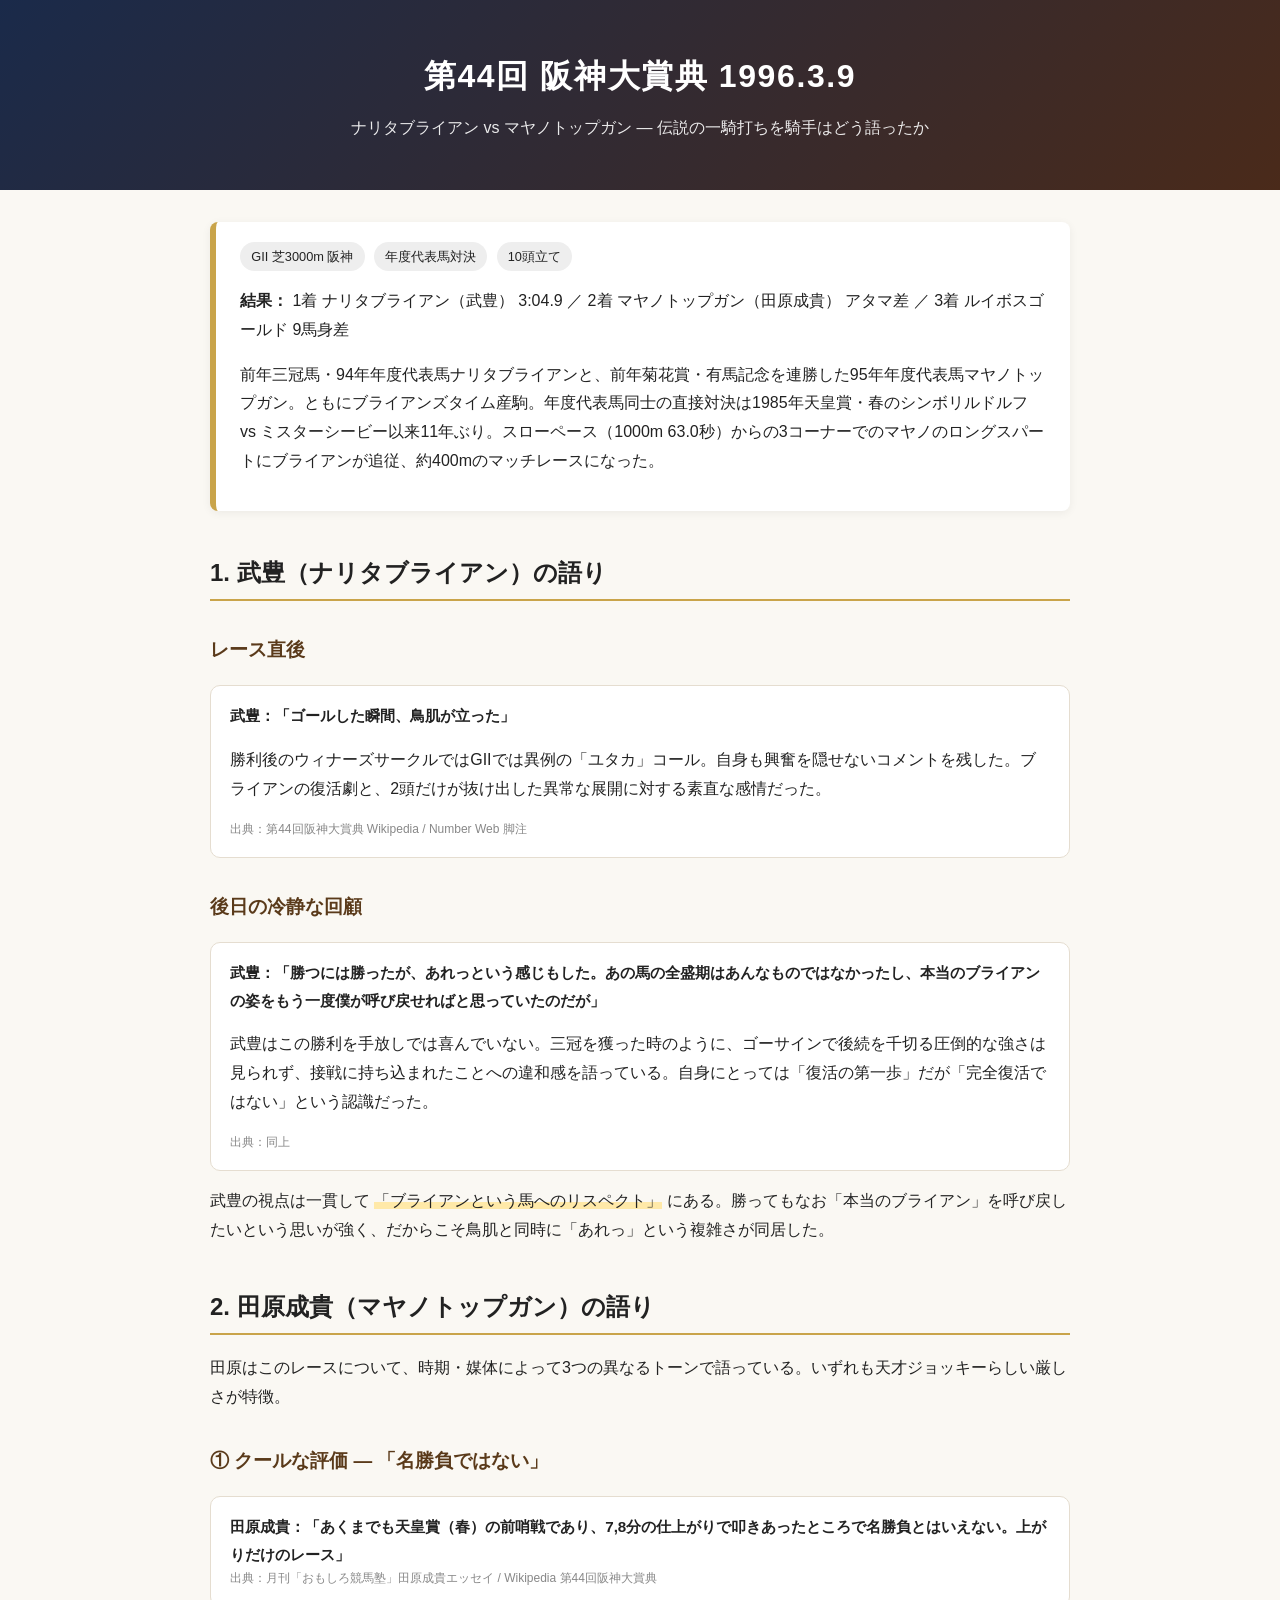
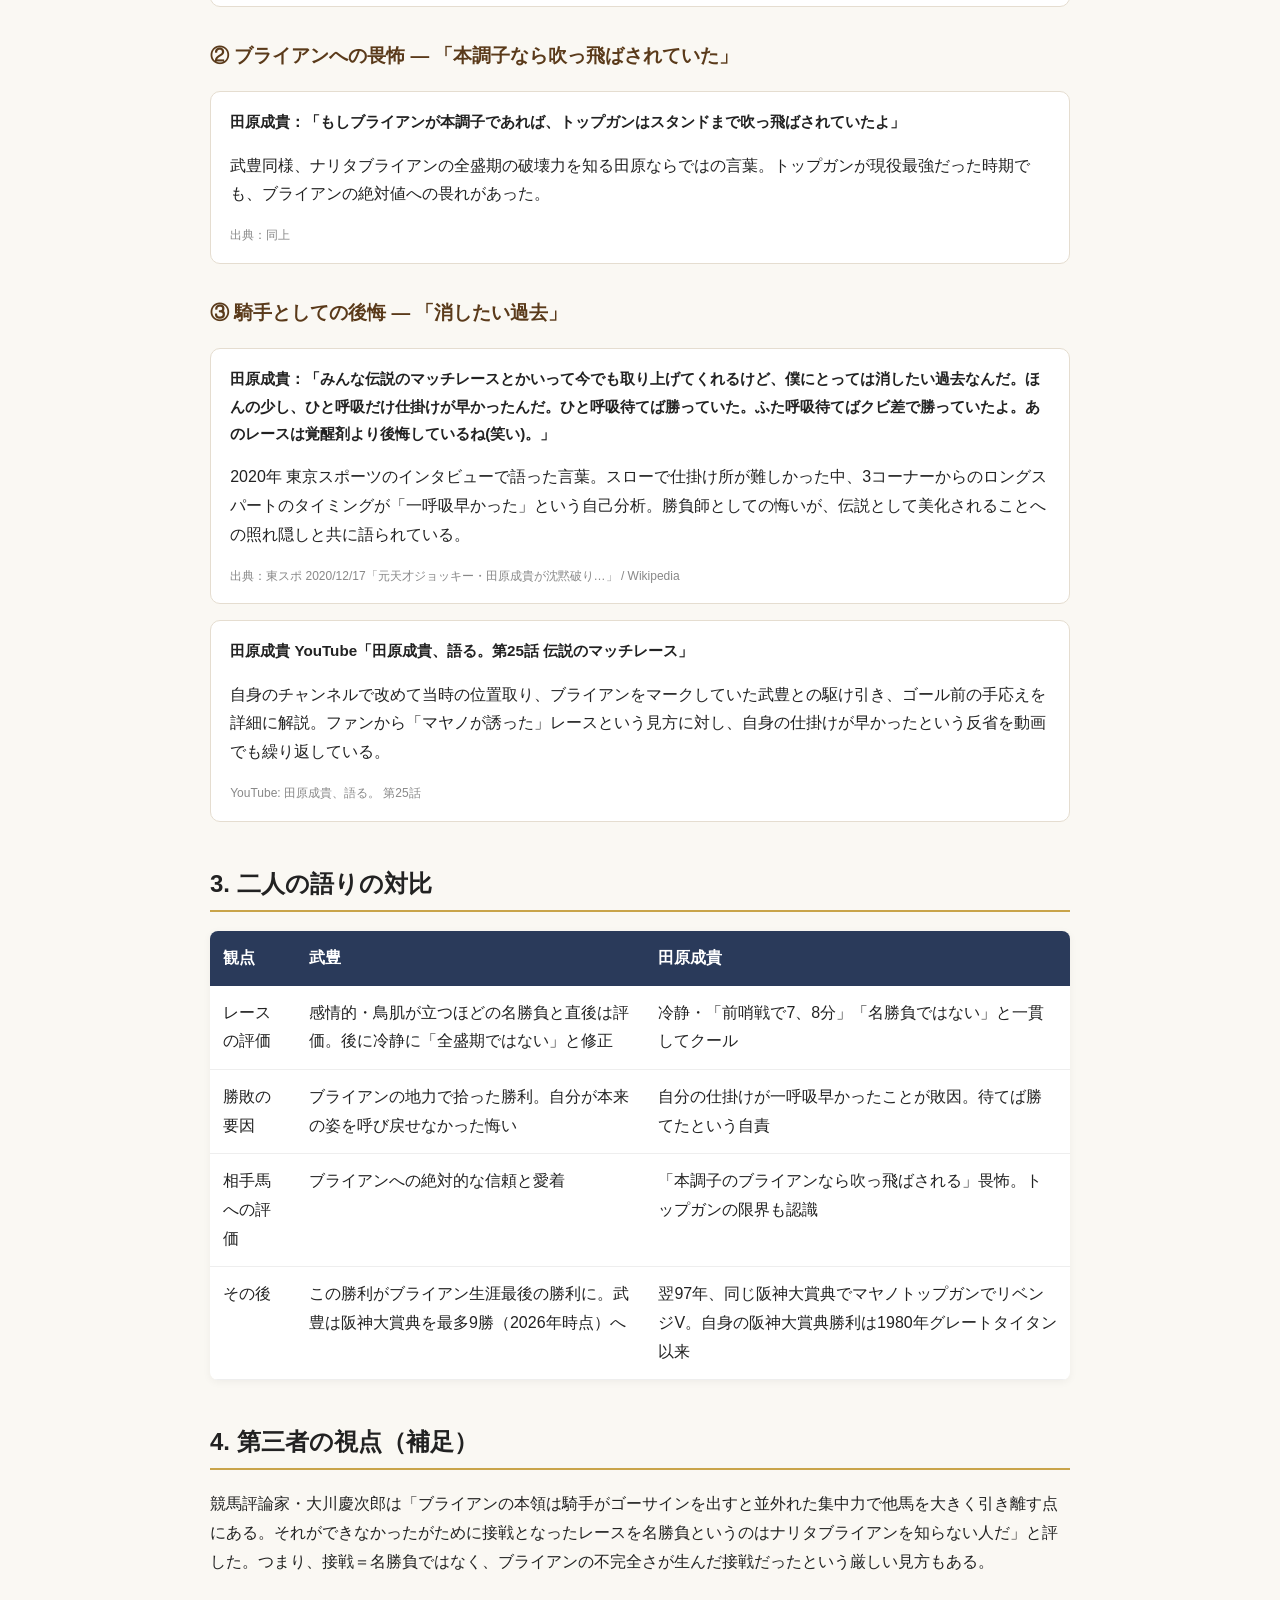
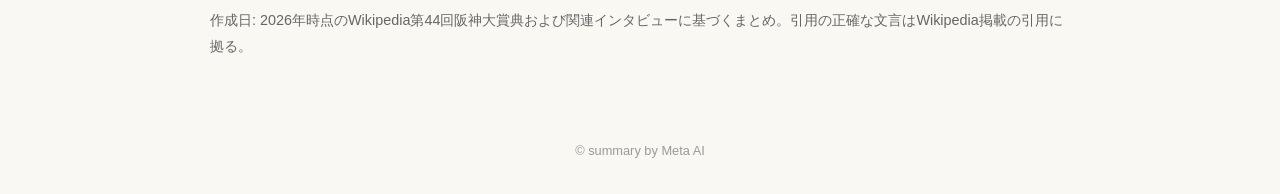
<file: articles/hanshin-daishoten-1996.html>
<!DOCTYPE html>
<html lang="ja">
<head>
<meta charset="UTF-8">
<meta name="viewport" content="width=device-width, initial-scale=1.0">
<title>1996年 第44回阪神大賞典 - マヤノトップガン vs ナリタブライアン 武豊と田原成貴の証言</title>
<style>
  body { font-family: "Hiragino Kaku Gothic ProN", "Noto Sans JP", Meiryo, sans-serif; line-height: 1.8; background:#faf8f3; color:#222; margin:0; padding:0; }
  header { background: linear-gradient(135deg,#1a2a4a,#4a2a1a); color:#fff; padding:3rem 1.5rem; text-align:center; }
  header h1 { font-size:2rem; margin:0 0 .5rem; letter-spacing:.05em; }
  header p { opacity:.9; margin:0; }
  .container { max-width:860px; margin:0 auto; padding:2rem 1.2rem; }
  .race-box { background:#fff; border-left:6px solid #c9a44a; padding:1.2rem 1.5rem; border-radius:8px; box-shadow:0 2px 10px rgba(0,0,0,.06); margin-bottom:2rem; }
  .tag { display:inline-block; background:#eee; border-radius:999px; padding:.2rem .7rem; font-size:.8rem; margin-right:.3rem; }
  h2 { border-bottom:2px solid #c9a44a; padding-bottom:.3rem; margin-top:2.5rem; }
  h3 { color:#5a3a1a; margin-top:2rem; }
  .quote { background:#fff; border:1px solid #e5ddd0; border-radius:10px; padding:1rem 1.2rem; margin:1rem 0; position:relative; }
  .quote .who { font-weight:bold; font-size:.95rem; }
  .quote .src { font-size:.75rem; color:#888; }
  .grid { display:grid; grid-template-columns:1fr 1fr; gap:1rem; }
  @media(max-width:700px){ .grid{grid-template-columns:1fr;} header h1{font-size:1.4rem;} }
  .compare table { width:100%; border-collapse:collapse; background:#fff; border-radius:8px; overflow:hidden; box-shadow:0 2px 8px rgba(0,0,0,.05); }
  .compare th { background:#2a3a5a; color:#fff; text-align:left; padding:.8rem; }
  .compare td { padding:.8rem; border-bottom:1px solid #eee; vertical-align:top; }
  footer { text-align:center; color:#999; font-size:.8rem; padding:2rem 1rem; }
  .highlight { background: linear-gradient(transparent 60%, #ffe9a8 60%); }
</style>
</head>
<body>
<header>
  <h1>第44回 阪神大賞典 1996.3.9</h1>
  <p>ナリタブライアン vs マヤノトップガン — 伝説の一騎打ちを騎手はどう語ったか</p>
</header>
<div class="container">

  <div class="race-box">
    <div><span class="tag">GII 芝3000m 阪神</span> <span class="tag">年度代表馬対決</span> <span class="tag">10頭立て</span></div>
    <p><strong>結果：</strong> 1着 ナリタブライアン（武豊） 3:04.9 ／ 2着 マヤノトップガン（田原成貴） アタマ差 ／ 3着 ルイボスゴールド 9馬身差</p>
    <p>前年三冠馬・94年年度代表馬ナリタブライアンと、前年菊花賞・有馬記念を連勝した95年年度代表馬マヤノトップガン。ともにブライアンズタイム産駒。年度代表馬同士の直接対決は1985年天皇賞・春のシンボリルドルフ vs ミスターシービー以来11年ぶり。スローペース（1000m 63.0秒）からの3コーナーでのマヤノのロングスパートにブライアンが追従、約400mのマッチレースになった。</p>
  </div>

  <h2>1. 武豊（ナリタブライアン）の語り</h2>
  
  <h3>レース直後</h3>
  <div class="quote">
    <div class="who">武豊：「ゴールした瞬間、鳥肌が立った」</div>
    <p>勝利後のウィナーズサークルではGIIでは異例の「ユタカ」コール。自身も興奮を隠せないコメントを残した。ブライアンの復活劇と、2頭だけが抜け出した異常な展開に対する素直な感情だった。</p>
    <div class="src">出典：第44回阪神大賞典 Wikipedia / Number Web 脚注</div>
  </div>

  <h3>後日の冷静な回顧</h3>
  <div class="quote">
    <div class="who">武豊：「勝つには勝ったが、あれっという感じもした。あの馬の全盛期はあんなものではなかったし、本当のブライアンの姿をもう一度僕が呼び戻せればと思っていたのだが」</div>
    <p>武豊はこの勝利を手放しでは喜んでいない。三冠を獲った時のように、ゴーサインで後続を千切る圧倒的な強さは見られず、接戦に持ち込まれたことへの違和感を語っている。自身にとっては「復活の第一歩」だが「完全復活ではない」という認識だった。</p>
    <div class="src">出典：同上</div>
  </div>

  <p>武豊の視点は一貫して <span class="highlight">「ブライアンという馬へのリスペクト」</span> にある。勝ってもなお「本当のブライアン」を呼び戻したいという思いが強く、だからこそ鳥肌と同時に「あれっ」という複雑さが同居した。</p>

  <h2>2. 田原成貴（マヤノトップガン）の語り</h2>
  <p>田原はこのレースについて、時期・媒体によって3つの異なるトーンで語っている。いずれも天才ジョッキーらしい厳しさが特徴。</p>

  <h3>① クールな評価 — 「名勝負ではない」</h3>
  <div class="quote">
    <div class="who">田原成貴：「あくまでも天皇賞（春）の前哨戦であり、7,8分の仕上がりで叩きあったところで名勝負とはいえない。上がりだけのレース」</div>
    <div class="src">出典：月刊「おもしろ競馬塾」田原成貴エッセイ / Wikipedia 第44回阪神大賞典</div>
  </div>

  <h3>② ブライアンへの畏怖 — 「本調子なら吹っ飛ばされていた」</h3>
  <div class="quote">
    <div class="who">田原成貴：「もしブライアンが本調子であれば、トップガンはスタンドまで吹っ飛ばされていたよ」</div>
    <p>武豊同様、ナリタブライアンの全盛期の破壊力を知る田原ならではの言葉。トップガンが現役最強だった時期でも、ブライアンの絶対値への畏れがあった。</p>
    <div class="src">出典：同上</div>
  </div>

  <h3>③ 騎手としての後悔 — 「消したい過去」</h3>
  <div class="quote">
    <div class="who">田原成貴：「みんな伝説のマッチレースとかいって今でも取り上げてくれるけど、僕にとっては消したい過去なんだ。ほんの少し、ひと呼吸だけ仕掛けが早かったんだ。ひと呼吸待てば勝っていた。ふた呼吸待てばクビ差で勝っていたよ。あのレースは覚醒剤より後悔しているね(笑い)。」</div>
    <p>2020年 東京スポーツのインタビューで語った言葉。スローで仕掛け所が難しかった中、3コーナーからのロングスパートのタイミングが「一呼吸早かった」という自己分析。勝負師としての悔いが、伝説として美化されることへの照れ隠しと共に語られている。</p>
    <div class="src">出典：東スポ 2020/12/17「元天才ジョッキー・田原成貴が沈黙破り…」 / Wikipedia</div>
  </div>

  <div class="quote">
    <div class="who">田原成貴 YouTube「田原成貴、語る。第25話 伝説のマッチレース」</div>
    <p>自身のチャンネルで改めて当時の位置取り、ブライアンをマークしていた武豊との駆け引き、ゴール前の手応えを詳細に解説。ファンから「マヤノが誘った」レースという見方に対し、自身の仕掛けが早かったという反省を動画でも繰り返している。</p>
    <div class="src">YouTube: 田原成貴、語る。 第25話</div>
  </div>

  <h2>3. 二人の語りの対比</h2>
  <div class="compare">
    <table>
      <tr><th>観点</th><th>武豊</th><th>田原成貴</th></tr>
      <tr><td>レースの評価</td><td>感情的・鳥肌が立つほどの名勝負と直後は評価。後に冷静に「全盛期ではない」と修正</td><td>冷静・「前哨戦で7、8分」「名勝負ではない」と一貫してクール</td></tr>
      <tr><td>勝敗の要因</td><td>ブライアンの地力で拾った勝利。自分が本来の姿を呼び戻せなかった悔い</td><td>自分の仕掛けが一呼吸早かったことが敗因。待てば勝てたという自責</td></tr>
      <tr><td>相手馬への評価</td><td>ブライアンへの絶対的な信頼と愛着</td><td>「本調子のブライアンなら吹っ飛ばされる」畏怖。トップガンの限界も認識</td></tr>
      <tr><td>その後</td><td>この勝利がブライアン生涯最後の勝利に。武豊は阪神大賞典を最多9勝（2026年時点）へ</td><td>翌97年、同じ阪神大賞典でマヤノトップガンでリベンジV。自身の阪神大賞典勝利は1980年グレートタイタン以来</td></tr>
    </table>
  </div>

  <h2>4. 第三者の視点（補足）</h2>
  <p>競馬評論家・大川慶次郎は「ブライアンの本領は騎手がゴーサインを出すと並外れた集中力で他馬を大きく引き離す点にある。それができなかったがために接戦となったレースを名勝負というのはナリタブライアンを知らない人だ」と評した。つまり、接戦＝名勝負ではなく、ブライアンの不完全さが生んだ接戦だったという厳しい見方もある。</p>

  <p style="margin-top:2rem; font-size:.9rem; color:#666;">作成日: 2026年時点のWikipedia第44回阪神大賞典および関連インタビューに基づくまとめ。引用の正確な文言はWikipedia掲載の引用に拠る。</p>
</div>
<footer>© summary by Meta AI</footer>
</body>
</html>
</file>
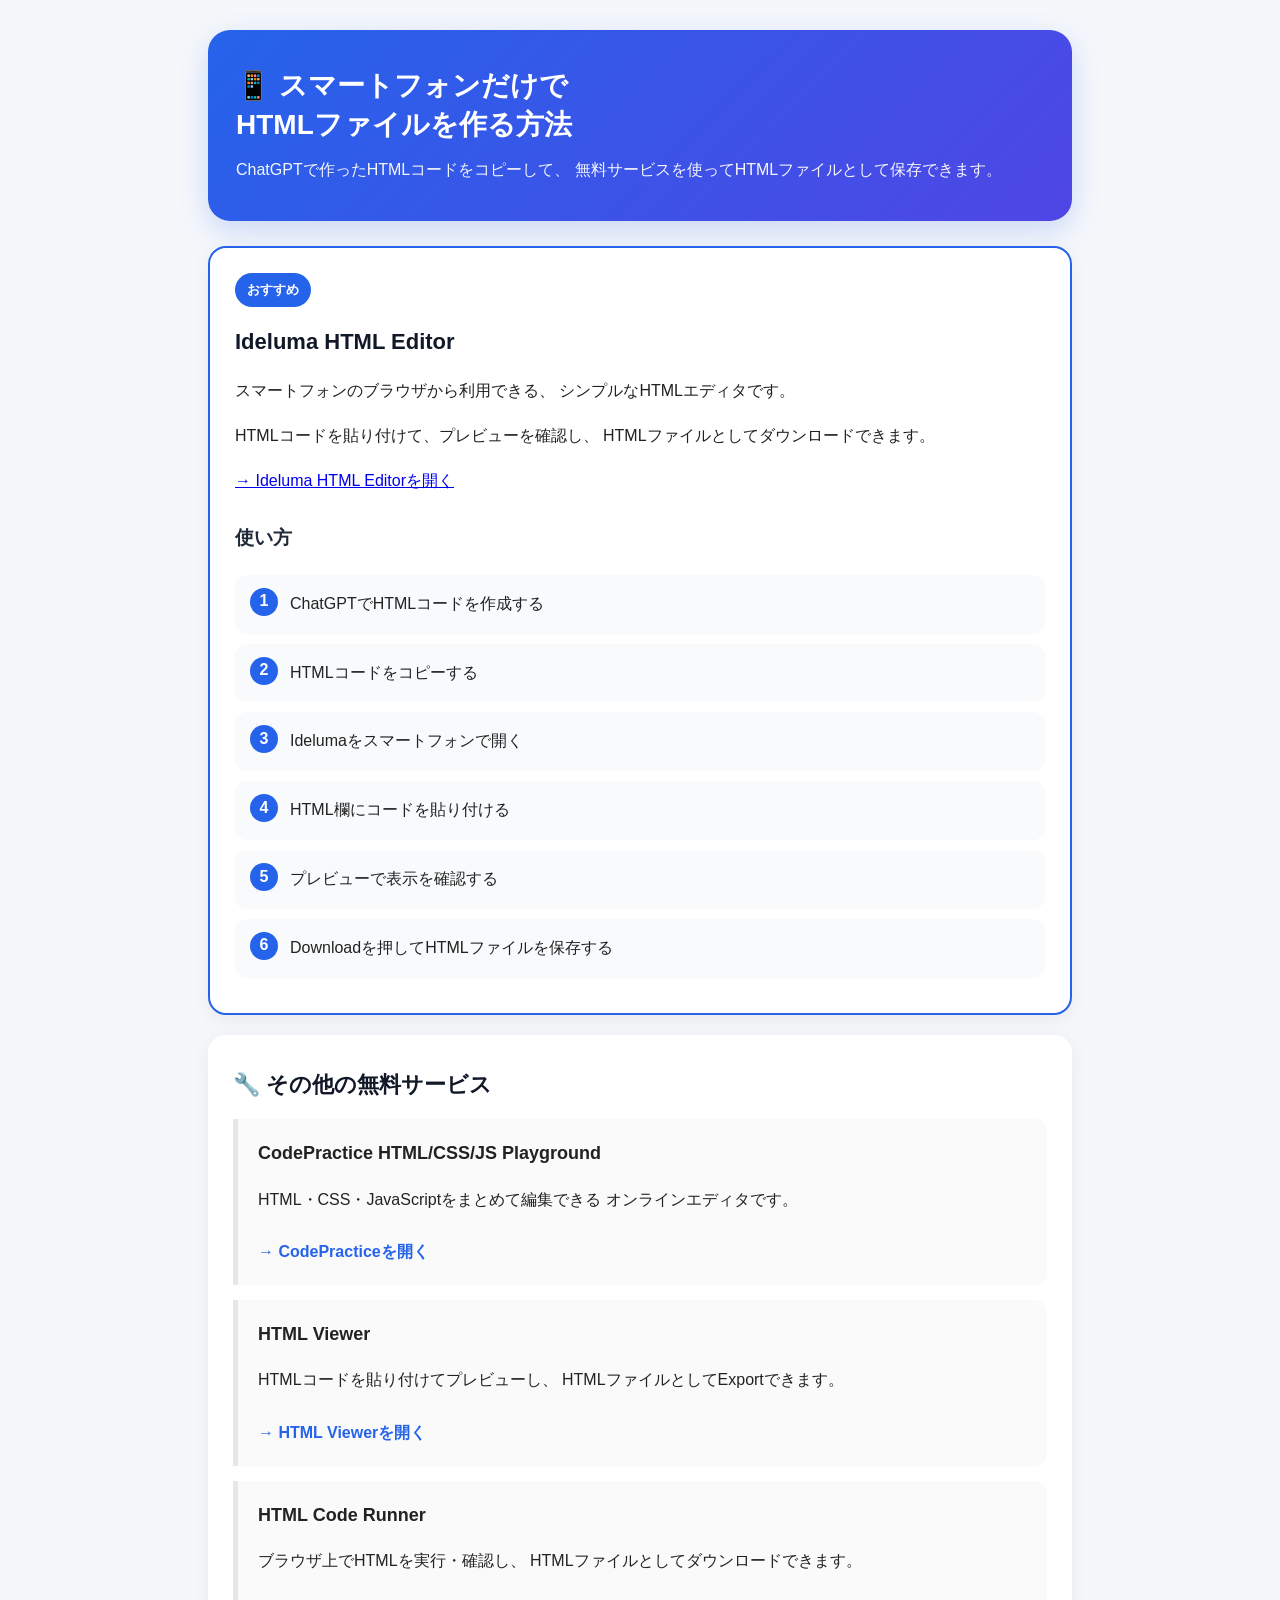
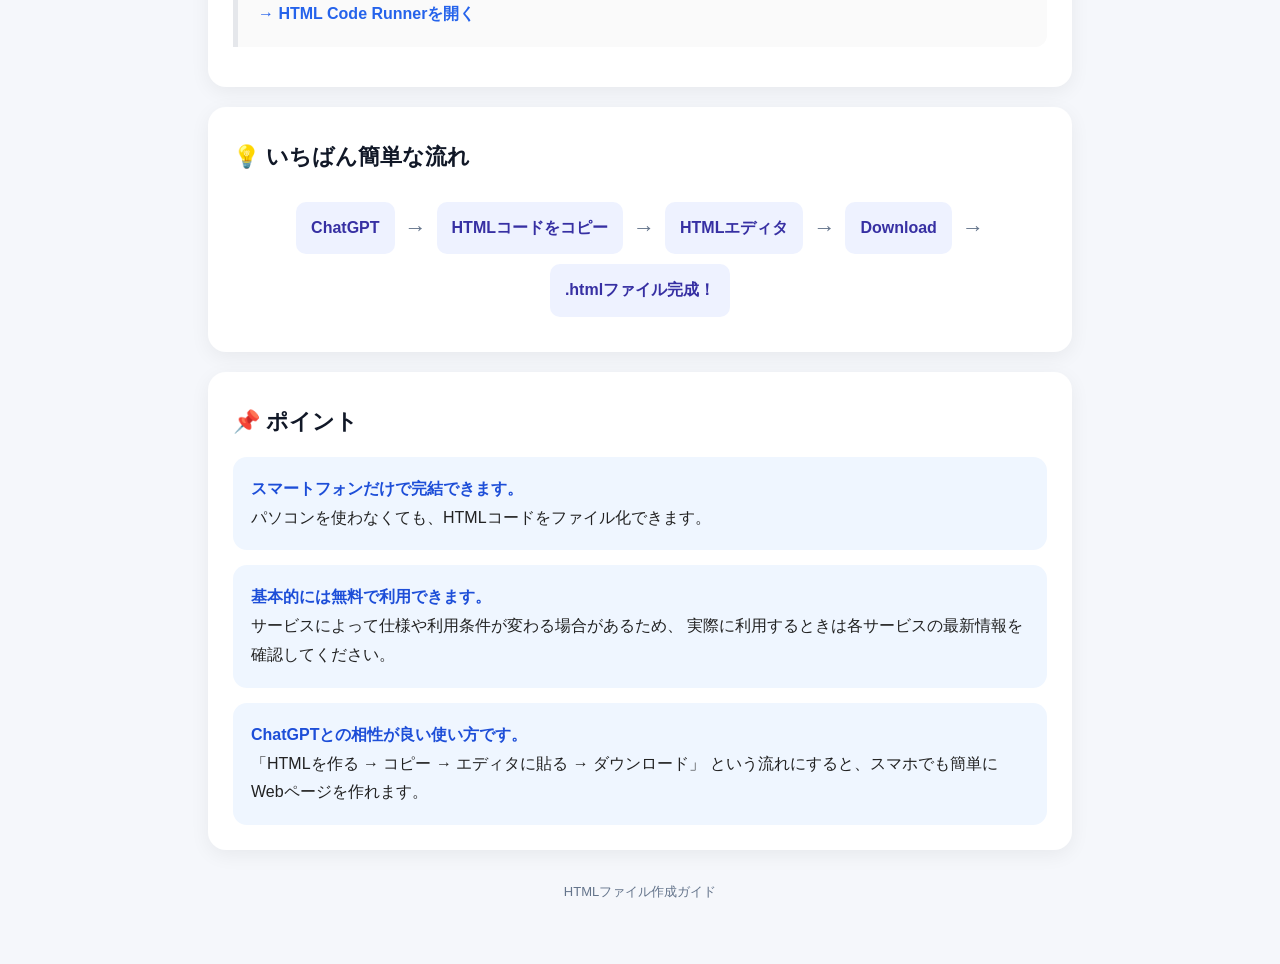
<file: articles/htmlfylemaking_20261003.html>
<!DOCTYPE html>
<html lang="ja">
<head>
  <meta charset="UTF-8">
  <meta name="viewport" content="width=device-width, initial-scale=1.0">

  <title>スマホだけでHTMLファイルを作る無料サービス</title>

  <style>
    * {
      box-sizing: border-box;
    }

    body {
      margin: 0;
      font-family:
        -apple-system,
        BlinkMacSystemFont,
        "Segoe UI",
        "Hiragino Kaku Gothic ProN",
        "Hiragino Sans",
        "Yu Gothic",
        Meiryo,
        sans-serif;
      background: #f5f7fb;
      color: #222;
      line-height: 1.8;
    }

    .container {
      max-width: 900px;
      margin: 0 auto;
      padding: 30px 18px 60px;
    }

    .hero {
      background: linear-gradient(135deg, #2563eb, #4f46e5);
      color: white;
      border-radius: 22px;
      padding: 36px 28px;
      margin-bottom: 25px;
      box-shadow: 0 10px 30px rgba(37, 99, 235, 0.2);
    }

    .hero h1 {
      margin: 0 0 12px;
      font-size: 28px;
      line-height: 1.4;
    }

    .hero p {
      margin: 0;
      font-size: 16px;
      opacity: 0.95;
    }

    .card {
      background: white;
      border-radius: 18px;
      padding: 25px;
      margin-bottom: 20px;
      box-shadow: 0 5px 20px rgba(0, 0, 0, 0.06);
    }

    .recommended {
      border: 2px solid #2563eb;
    }

    .badge {
      display: inline-block;
      background: #2563eb;
      color: white;
      padding: 5px 12px;
      border-radius: 999px;
      font-size: 13px;
      font-weight: bold;
      margin-bottom: 10px;
    }

    h2 {
      font-size: 22px;
      margin: 5px 0 15px;
      color: #111827;
    }

    h3 {
      font-size: 19px;
      margin: 0 0 10px;
      color: #1f2937;
    }

    .steps {
      counter-reset: step;
      list-style: none;
      padding: 0;
      margin: 20px 0 0;
    }

    .steps li {
      counter-increment: step;
      position: relative;
      padding: 15px 15px 15px 55px;
      margin-bottom: 10px;
      background: #f8fafc;
      border-radius: 12px;
    }

    .steps li::before {
      content: counter(step);
      position: absolute;
      left: 15px;
      top: 13px;
      width: 28px;
      height: 28px;
      background: #2563eb;
      color: white;
      border-radius: 50%;
      display: flex;
      align-items: center;
      justify-content: center;
      font-weight: bold;
    }

    .service {
      border-left: 5px solid #e5e7eb;
      padding: 18px 20px;
      margin: 15px 0;
      background: #fafafa;
      border-radius: 0 12px 12px 0;
    }

    .service strong {
      font-size: 18px;
    }

    .service a {
      display: inline-block;
      margin-top: 8px;
      color: #2563eb;
      text-decoration: none;
      font-weight: bold;
    }

    .service a:hover {
      text-decoration: underline;
    }

    .point {
      background: #eff6ff;
      border-radius: 14px;
      padding: 18px;
      margin-top: 15px;
    }

    .point strong {
      color: #1d4ed8;
    }

    .flow {
      display: flex;
      flex-wrap: wrap;
      align-items: center;
      justify-content: center;
      gap: 10px;
      margin: 25px 0 10px;
    }

    .flow-item {
      background: #eef2ff;
      color: #3730a3;
      padding: 12px 15px;
      border-radius: 10px;
      font-weight: bold;
      text-align: center;
    }

    .arrow {
      font-size: 22px;
      color: #64748b;
    }

    footer {
      text-align: center;
      color: #64748b;
      font-size: 13px;
      margin-top: 30px;
    }

    @media (max-width: 600px) {
      .container {
        padding: 15px 12px 40px;
      }

      .hero {
        padding: 28px 20px;
        border-radius: 18px;
      }

      .hero h1 {
        font-size: 23px;
      }

      .card {
        padding: 20px 17px;
        border-radius: 15px;
      }

      .flow {
        flex-direction: column;
      }

      .arrow {
        transform: rotate(90deg);
      }
    }
  </style>
</head>

<body>

  <div class="container">

    <section class="hero">
      <h1>📱 スマートフォンだけで<br>HTMLファイルを作る方法</h1>
      <p>
        ChatGPTで作ったHTMLコードをコピーして、
        無料サービスを使ってHTMLファイルとして保存できます。
      </p>
    </section>

    <section class="card recommended">
      <span class="badge">おすすめ</span>

      <h2>Ideluma HTML Editor</h2>

      <p>
        スマートフォンのブラウザから利用できる、
        シンプルなHTMLエディタです。
      </p>

      <p>
        HTMLコードを貼り付けて、プレビューを確認し、
        HTMLファイルとしてダウンロードできます。
      </p>

      <a
        href="https://ideluma.com/html-editor/"
        target="_blank"
        rel="noopener noreferrer"
      >
        → Ideluma HTML Editorを開く
      </a>

      <h3 style="margin-top:25px;">使い方</h3>

      <ol class="steps">
        <li>ChatGPTでHTMLコードを作成する</li>
        <li>HTMLコードをコピーする</li>
        <li>Idelumaをスマートフォンで開く</li>
        <li>HTML欄にコードを貼り付ける</li>
        <li>プレビューで表示を確認する</li>
        <li>Downloadを押してHTMLファイルを保存する</li>
      </ol>
    </section>

    <section class="card">

      <h2>🔧 その他の無料サービス</h2>

      <div class="service">
        <strong>CodePractice HTML/CSS/JS Playground</strong>
        <p>
          HTML・CSS・JavaScriptをまとめて編集できる
          オンラインエディタです。
        </p>

        <a
          href="https://codepractice.in/tools/html-css-js-playground"
          target="_blank"
          rel="noopener noreferrer"
        >
          → CodePracticeを開く
        </a>
      </div>

      <div class="service">
        <strong>HTML Viewer</strong>
        <p>
          HTMLコードを貼り付けてプレビューし、
          HTMLファイルとしてExportできます。
        </p>

        <a
          href="https://htmlviewer.com/"
          target="_blank"
          rel="noopener noreferrer"
        >
          → HTML Viewerを開く
        </a>
      </div>

      <div class="service">
        <strong>HTML Code Runner</strong>
        <p>
          ブラウザ上でHTMLを実行・確認し、
          HTMLファイルとしてダウンロードできます。
        </p>

        <a
          href="https://htmlcoderunner.com/"
          target="_blank"
          rel="noopener noreferrer"
        >
          → HTML Code Runnerを開く
        </a>
      </div>

    </section>

    <section class="card">

      <h2>💡 いちばん簡単な流れ</h2>

      <div class="flow">
        <div class="flow-item">ChatGPT</div>
        <div class="arrow">→</div>
        <div class="flow-item">HTMLコードをコピー</div>
        <div class="arrow">→</div>
        <div class="flow-item">HTMLエディタ</div>
        <div class="arrow">→</div>
        <div class="flow-item">Download</div>
        <div class="arrow">→</div>
        <div class="flow-item">.htmlファイル完成！</div>
      </div>

    </section>

    <section class="card">

      <h2>📌 ポイント</h2>

      <div class="point">
        <strong>スマートフォンだけで完結できます。</strong><br>
        パソコンを使わなくても、HTMLコードをファイル化できます。
      </div>

      <div class="point">
        <strong>基本的には無料で利用できます。</strong><br>
        サービスによって仕様や利用条件が変わる場合があるため、
        実際に利用するときは各サービスの最新情報を確認してください。
      </div>

      <div class="point">
        <strong>ChatGPTとの相性が良い使い方です。</strong><br>
        「HTMLを作る → コピー → エディタに貼る → ダウンロード」
        という流れにすると、スマホでも簡単にWebページを作れます。
      </div>

    </section>

    <footer>
      HTMLファイル作成ガイド
    </footer>

  </div>

</body>
</html>
</file>
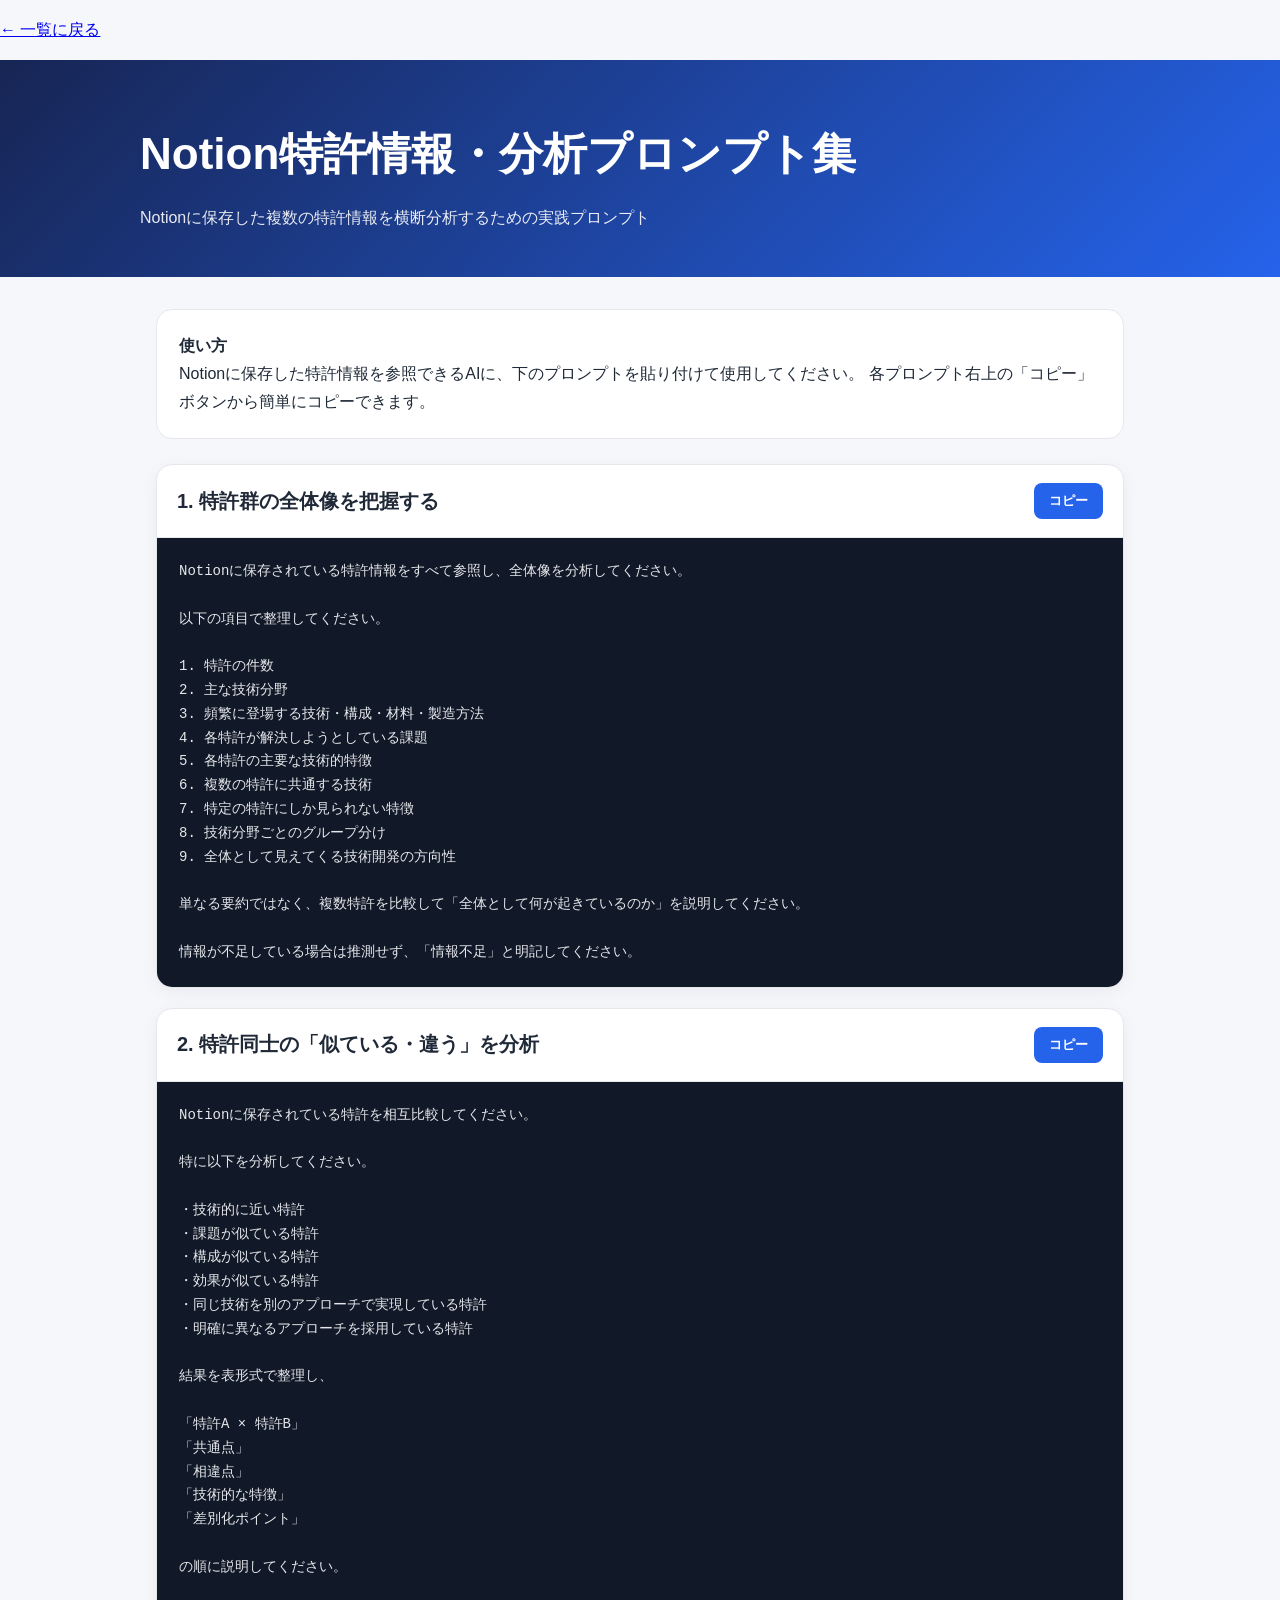
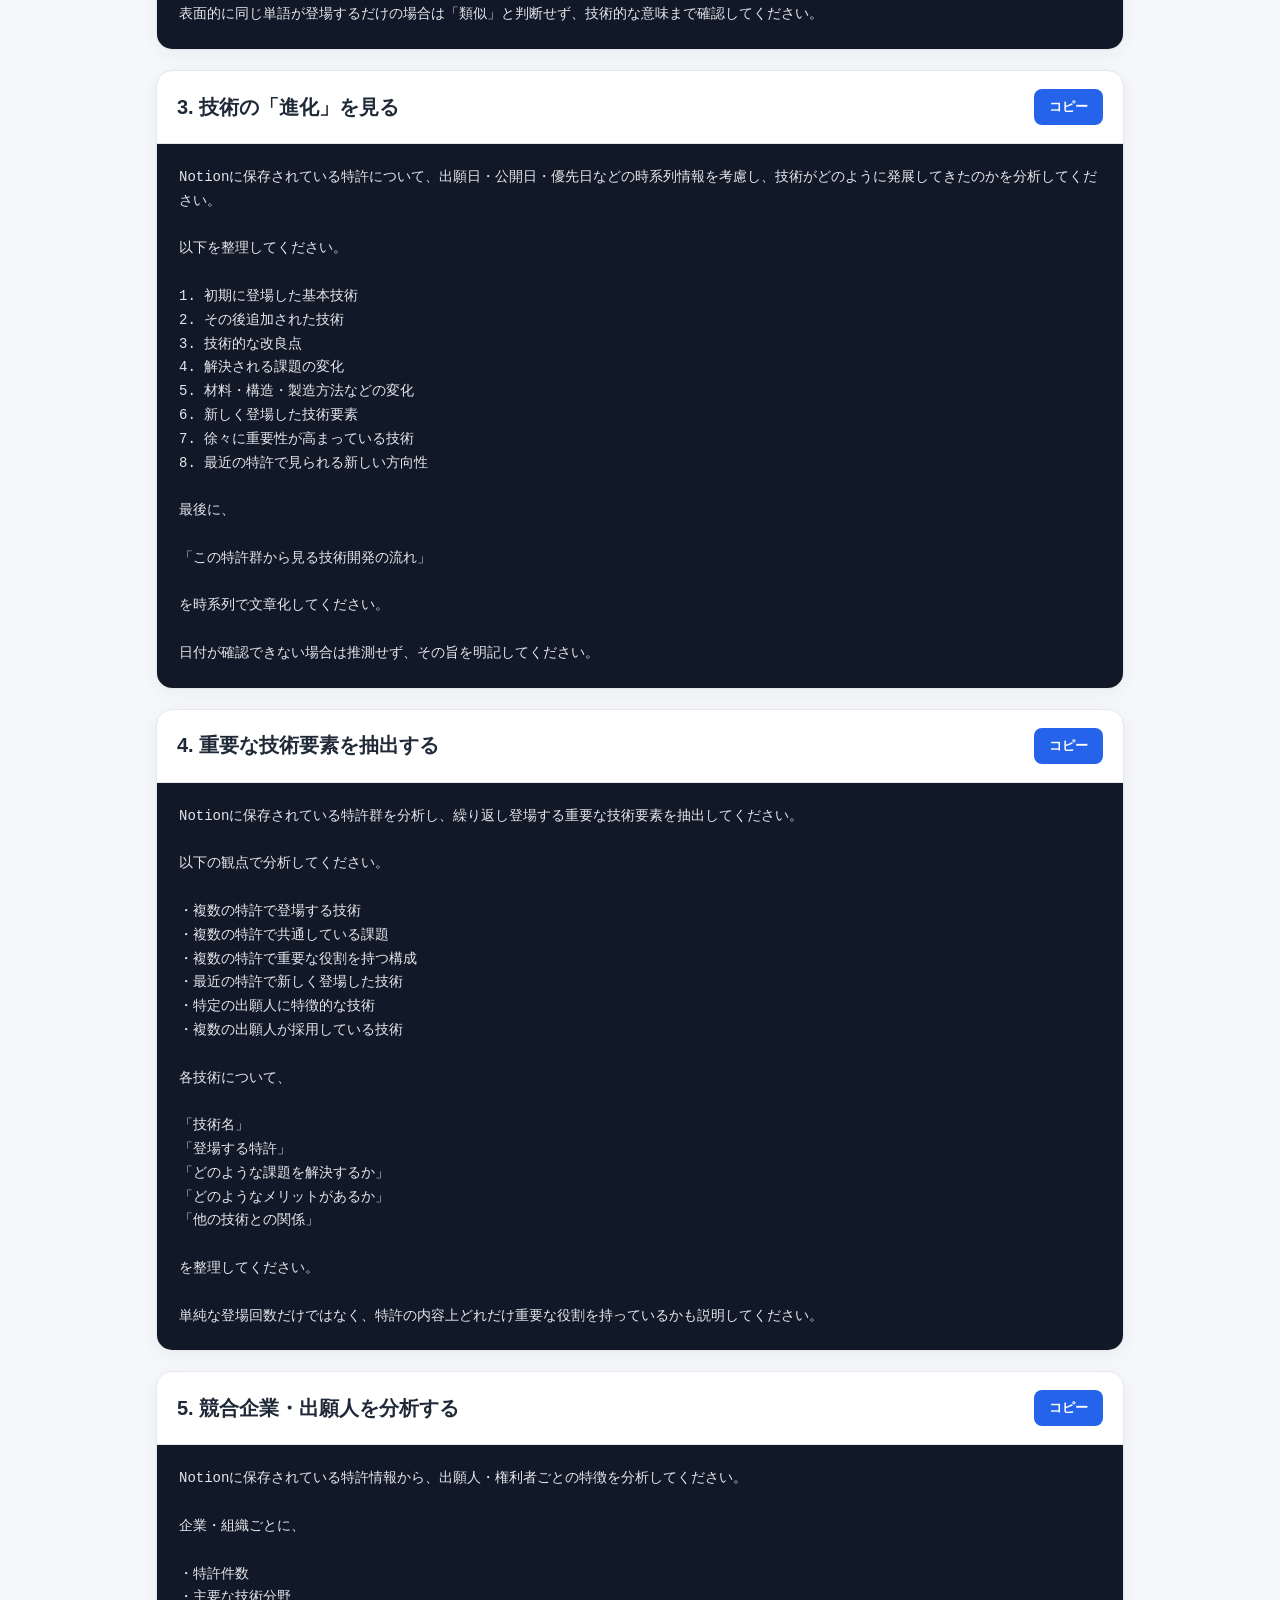
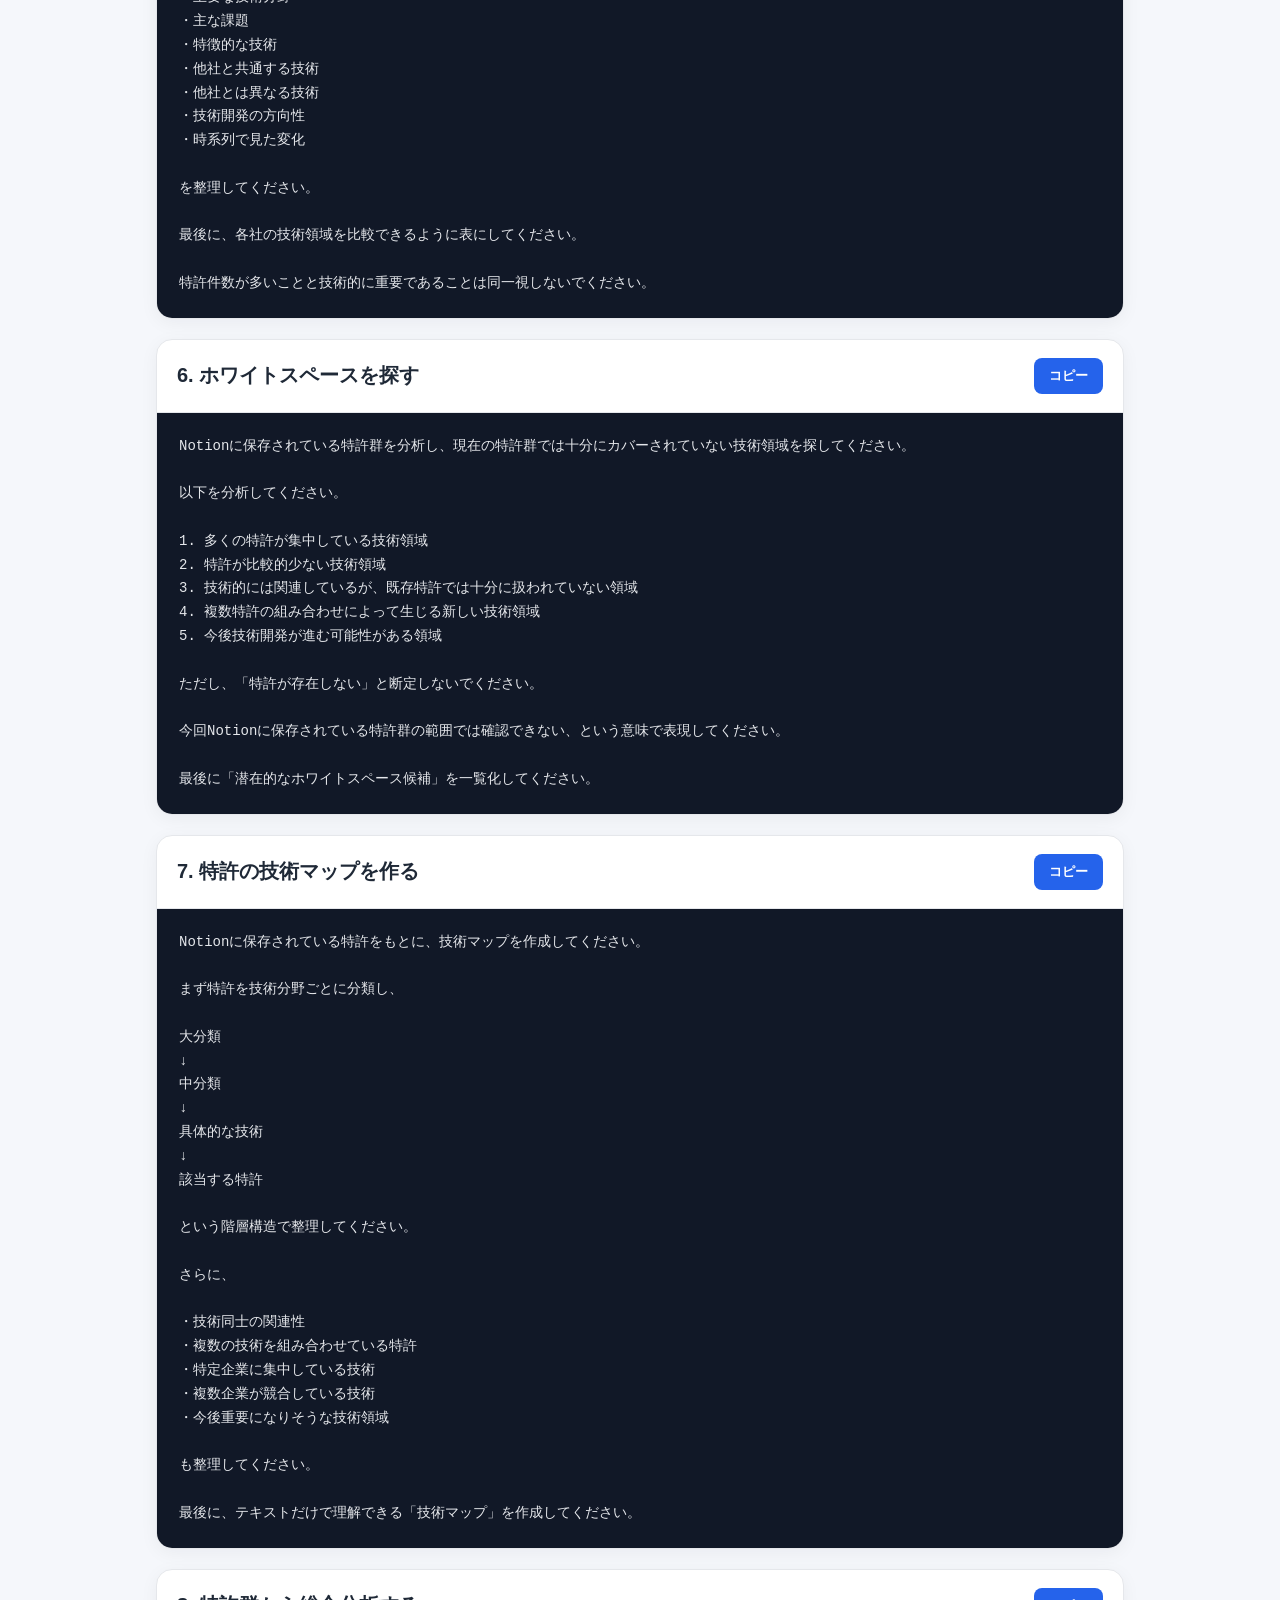
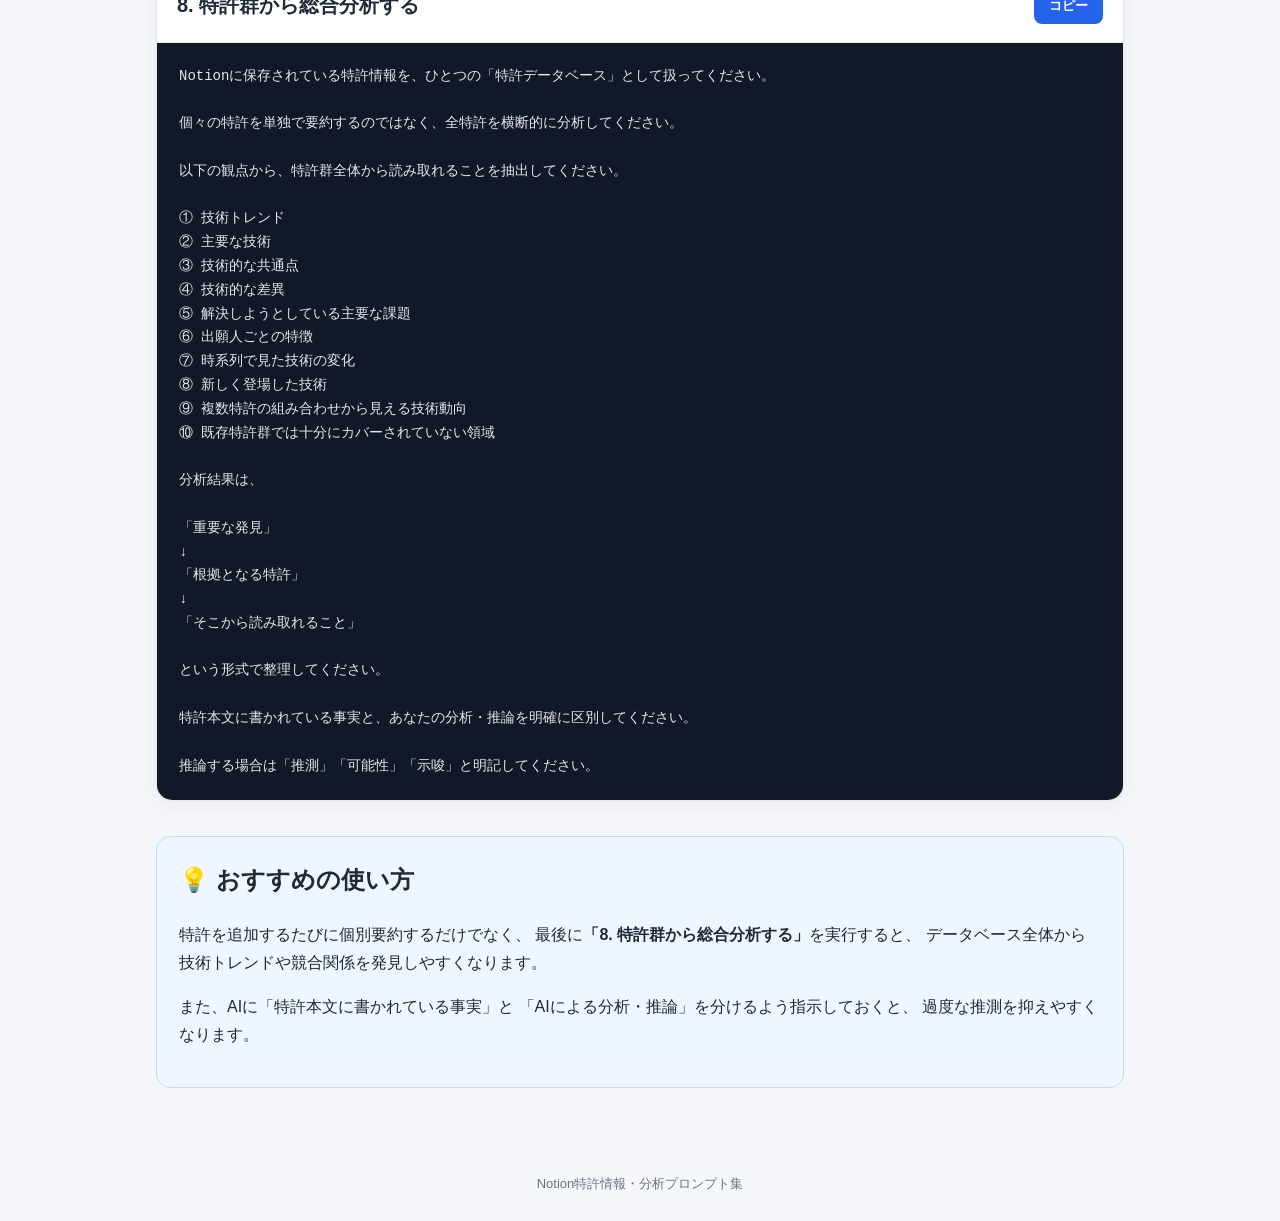
<file: articles/patent_analyze_prompt_20261003.html>
<!DOCTYPE html>
<html lang="ja">
<head>
<meta charset="UTF-8">
<meta name="viewport" content="width=device-width, initial-scale=1.0">
<title>Notion特許情報・分析プロンプト集</title>

<style>
  :root {
    --bg: #f5f7fb;
    --card: #ffffff;
    --text: #1f2937;
    --muted: #6b7280;
    --accent: #2563eb;
    --accent-dark: #1d4ed8;
    --border: #e5e7eb;
    --code-bg: #111827;
  }

  * {
    box-sizing: border-box;
  }

  body {
    margin: 0;
    font-family:
      -apple-system,
      BlinkMacSystemFont,
      "Segoe UI",
      "Hiragino Kaku Gothic ProN",
      "Hiragino Sans",
      Meiryo,
      sans-serif;
    background: var(--bg);
    color: var(--text);
    line-height: 1.75;
  }

  .hero {
    background: linear-gradient(135deg, #172554, #2563eb);
    color: white;
    padding: 55px 20px 45px;
  }

  .hero-inner {
    max-width: 1000px;
    margin: auto;
  }

  .hero h1 {
    margin: 0 0 12px;
    font-size: clamp(28px, 5vw, 44px);
  }

  .hero p {
    margin: 0;
    opacity: 0.9;
  }

  main {
    max-width: 1000px;
    margin: auto;
    padding: 32px 16px 60px;
  }

  .intro {
    background: white;
    border: 1px solid var(--border);
    border-radius: 16px;
    padding: 22px;
    margin-bottom: 25px;
  }

  .prompt-card {
    background: var(--card);
    border: 1px solid var(--border);
    border-radius: 16px;
    margin: 20px 0;
    overflow: hidden;
    box-shadow: 0 4px 18px rgba(15, 23, 42, 0.05);
  }

  .prompt-header {
    display: flex;
    justify-content: space-between;
    align-items: center;
    gap: 15px;
    padding: 18px 20px;
    border-bottom: 1px solid var(--border);
  }

  .prompt-header h2 {
    margin: 0;
    font-size: 20px;
  }

  .copy-btn {
    border: none;
    background: var(--accent);
    color: white;
    padding: 9px 15px;
    border-radius: 8px;
    cursor: pointer;
    font-weight: bold;
    white-space: nowrap;
  }

  .copy-btn:hover {
    background: var(--accent-dark);
  }

  .copy-btn.copied {
    background: #16a34a;
  }

  pre {
    margin: 0;
    padding: 22px;
    background: var(--code-bg);
    color: #e5e7eb;
    overflow-x: auto;
    white-space: pre-wrap;
    word-break: break-word;
    font-size: 14px;
    line-height: 1.7;
  }

  .tip {
    margin-top: 35px;
    background: #eff6ff;
    border: 1px solid #bfdbfe;
    border-radius: 14px;
    padding: 22px;
  }

  .tip h2 {
    margin-top: 0;
  }

  footer {
    text-align: center;
    color: var(--muted);
    padding: 25px;
    font-size: 13px;
  }

  @media (max-width: 600px) {
    .prompt-header {
      align-items: flex-start;
      flex-direction: column;
    }

    .copy-btn {
      width: 100%;
    }
  }
</style>
</head>

<body>
<p><a href="../index.html">← 一覧に戻る</a></p>
<header class="hero">
  <div class="hero-inner">
    <h1>Notion特許情報・分析プロンプト集</h1>
    <p>
      Notionに保存した複数の特許情報を横断分析するための実践プロンプト
    </p>
  </div>
</header>


<main>

<section class="intro">
  <strong>使い方</strong><br>
  Notionに保存した特許情報を参照できるAIに、下のプロンプトを貼り付けて使用してください。
  各プロンプト右上の「コピー」ボタンから簡単にコピーできます。
</section>


<!-- 1 -->
<section class="prompt-card">

  <div class="prompt-header">
    <h2>1. 特許群の全体像を把握する</h2>
    <button class="copy-btn" onclick="copyPrompt('prompt1', this)">
      コピー
    </button>
  </div>

  <pre id="prompt1">Notionに保存されている特許情報をすべて参照し、全体像を分析してください。

以下の項目で整理してください。

1. 特許の件数
2. 主な技術分野
3. 頻繁に登場する技術・構成・材料・製造方法
4. 各特許が解決しようとしている課題
5. 各特許の主要な技術的特徴
6. 複数の特許に共通する技術
7. 特定の特許にしか見られない特徴
8. 技術分野ごとのグループ分け
9. 全体として見えてくる技術開発の方向性

単なる要約ではなく、複数特許を比較して「全体として何が起きているのか」を説明してください。

情報が不足している場合は推測せず、「情報不足」と明記してください。</pre>

</section>


<!-- 2 -->
<section class="prompt-card">

  <div class="prompt-header">
    <h2>2. 特許同士の「似ている・違う」を分析</h2>
    <button class="copy-btn" onclick="copyPrompt('prompt2', this)">
      コピー
    </button>
  </div>

  <pre id="prompt2">Notionに保存されている特許を相互比較してください。

特に以下を分析してください。

・技術的に近い特許
・課題が似ている特許
・構成が似ている特許
・効果が似ている特許
・同じ技術を別のアプローチで実現している特許
・明確に異なるアプローチを採用している特許

結果を表形式で整理し、

「特許A × 特許B」
「共通点」
「相違点」
「技術的な特徴」
「差別化ポイント」

の順に説明してください。

表面的に同じ単語が登場するだけの場合は「類似」と判断せず、技術的な意味まで確認してください。</pre>

</section>


<!-- 3 -->
<section class="prompt-card">

  <div class="prompt-header">
    <h2>3. 技術の「進化」を見る</h2>
    <button class="copy-btn" onclick="copyPrompt('prompt3', this)">
      コピー
    </button>
  </div>

  <pre id="prompt3">Notionに保存されている特許について、出願日・公開日・優先日などの時系列情報を考慮し、技術がどのように発展してきたのかを分析してください。

以下を整理してください。

1. 初期に登場した基本技術
2. その後追加された技術
3. 技術的な改良点
4. 解決される課題の変化
5. 材料・構造・製造方法などの変化
6. 新しく登場した技術要素
7. 徐々に重要性が高まっている技術
8. 最近の特許で見られる新しい方向性

最後に、

「この特許群から見る技術開発の流れ」

を時系列で文章化してください。

日付が確認できない場合は推測せず、その旨を明記してください。</pre>

</section>


<!-- 4 -->
<section class="prompt-card">

  <div class="prompt-header">
    <h2>4. 重要な技術要素を抽出する</h2>
    <button class="copy-btn" onclick="copyPrompt('prompt4', this)">
      コピー
    </button>
  </div>

  <pre id="prompt4">Notionに保存されている特許群を分析し、繰り返し登場する重要な技術要素を抽出してください。

以下の観点で分析してください。

・複数の特許で登場する技術
・複数の特許で共通している課題
・複数の特許で重要な役割を持つ構成
・最近の特許で新しく登場した技術
・特定の出願人に特徴的な技術
・複数の出願人が採用している技術

各技術について、

「技術名」
「登場する特許」
「どのような課題を解決するか」
「どのようなメリットがあるか」
「他の技術との関係」

を整理してください。

単純な登場回数だけではなく、特許の内容上どれだけ重要な役割を持っているかも説明してください。</pre>

</section>


<!-- 5 -->
<section class="prompt-card">

  <div class="prompt-header">
    <h2>5. 競合企業・出願人を分析する</h2>
    <button class="copy-btn" onclick="copyPrompt('prompt5', this)">
      コピー
    </button>
  </div>

  <pre id="prompt5">Notionに保存されている特許情報から、出願人・権利者ごとの特徴を分析してください。

企業・組織ごとに、

・特許件数
・主要な技術分野
・主な課題
・特徴的な技術
・他社と共通する技術
・他社とは異なる技術
・技術開発の方向性
・時系列で見た変化

を整理してください。

最後に、各社の技術領域を比較できるように表にしてください。

特許件数が多いことと技術的に重要であることは同一視しないでください。</pre>

</section>


<!-- 6 -->
<section class="prompt-card">

  <div class="prompt-header">
    <h2>6. ホワイトスペースを探す</h2>
    <button class="copy-btn" onclick="copyPrompt('prompt6', this)">
      コピー
    </button>
  </div>

  <pre id="prompt6">Notionに保存されている特許群を分析し、現在の特許群では十分にカバーされていない技術領域を探してください。

以下を分析してください。

1. 多くの特許が集中している技術領域
2. 特許が比較的少ない技術領域
3. 技術的には関連しているが、既存特許では十分に扱われていない領域
4. 複数特許の組み合わせによって生じる新しい技術領域
5. 今後技術開発が進む可能性がある領域

ただし、「特許が存在しない」と断定しないでください。

今回Notionに保存されている特許群の範囲では確認できない、という意味で表現してください。

最後に「潜在的なホワイトスペース候補」を一覧化してください。</pre>

</section>


<!-- 7 -->
<section class="prompt-card">

  <div class="prompt-header">
    <h2>7. 特許の技術マップを作る</h2>
    <button class="copy-btn" onclick="copyPrompt('prompt7', this)">
      コピー
    </button>
  </div>

  <pre id="prompt7">Notionに保存されている特許をもとに、技術マップを作成してください。

まず特許を技術分野ごとに分類し、

大分類
↓
中分類
↓
具体的な技術
↓
該当する特許

という階層構造で整理してください。

さらに、

・技術同士の関連性
・複数の技術を組み合わせている特許
・特定企業に集中している技術
・複数企業が競合している技術
・今後重要になりそうな技術領域

も整理してください。

最後に、テキストだけで理解できる「技術マップ」を作成してください。</pre>

</section>


<!-- 8 -->
<section class="prompt-card">

  <div class="prompt-header">
    <h2>8. 特許群から総合分析する</h2>
    <button class="copy-btn" onclick="copyPrompt('prompt8', this)">
      コピー
    </button>
  </div>

  <pre id="prompt8">Notionに保存されている特許情報を、ひとつの「特許データベース」として扱ってください。

個々の特許を単独で要約するのではなく、全特許を横断的に分析してください。

以下の観点から、特許群全体から読み取れることを抽出してください。

① 技術トレンド
② 主要な技術
③ 技術的な共通点
④ 技術的な差異
⑤ 解決しようとしている主要な課題
⑥ 出願人ごとの特徴
⑦ 時系列で見た技術の変化
⑧ 新しく登場した技術
⑨ 複数特許の組み合わせから見える技術動向
⑩ 既存特許群では十分にカバーされていない領域

分析結果は、

「重要な発見」
↓
「根拠となる特許」
↓
「そこから読み取れること」

という形式で整理してください。

特許本文に書かれている事実と、あなたの分析・推論を明確に区別してください。

推論する場合は「推測」「可能性」「示唆」と明記してください。</pre>

</section>


<section class="tip">

  <h2>💡 おすすめの使い方</h2>

  <p>
    特許を追加するたびに個別要約するだけでなく、
    最後に<strong>「8. 特許群から総合分析する」</strong>を実行すると、
    データベース全体から技術トレンドや競合関係を発見しやすくなります。
  </p>

  <p>
    また、AIに「特許本文に書かれている事実」と
    「AIによる分析・推論」を分けるよう指示しておくと、
    過度な推測を抑えやすくなります。
  </p>

</section>

</main>


<footer>
  Notion特許情報・分析プロンプト集
</footer>


<script>

function copyPrompt(id, button) {

  const text = document.getElementById(id).innerText;

  navigator.clipboard.writeText(text)
    .then(function() {

      const originalText = button.innerText;

      button.innerText = "コピーしました！";
      button.classList.add("copied");

      setTimeout(function() {
        button.innerText = originalText;
        button.classList.remove("copied");
      }, 1500);

    })
    .catch(function() {

      alert("コピーできませんでした。テキストを手動でコピーしてください。");

    });

}

</script>

</body>
</html>
</file>
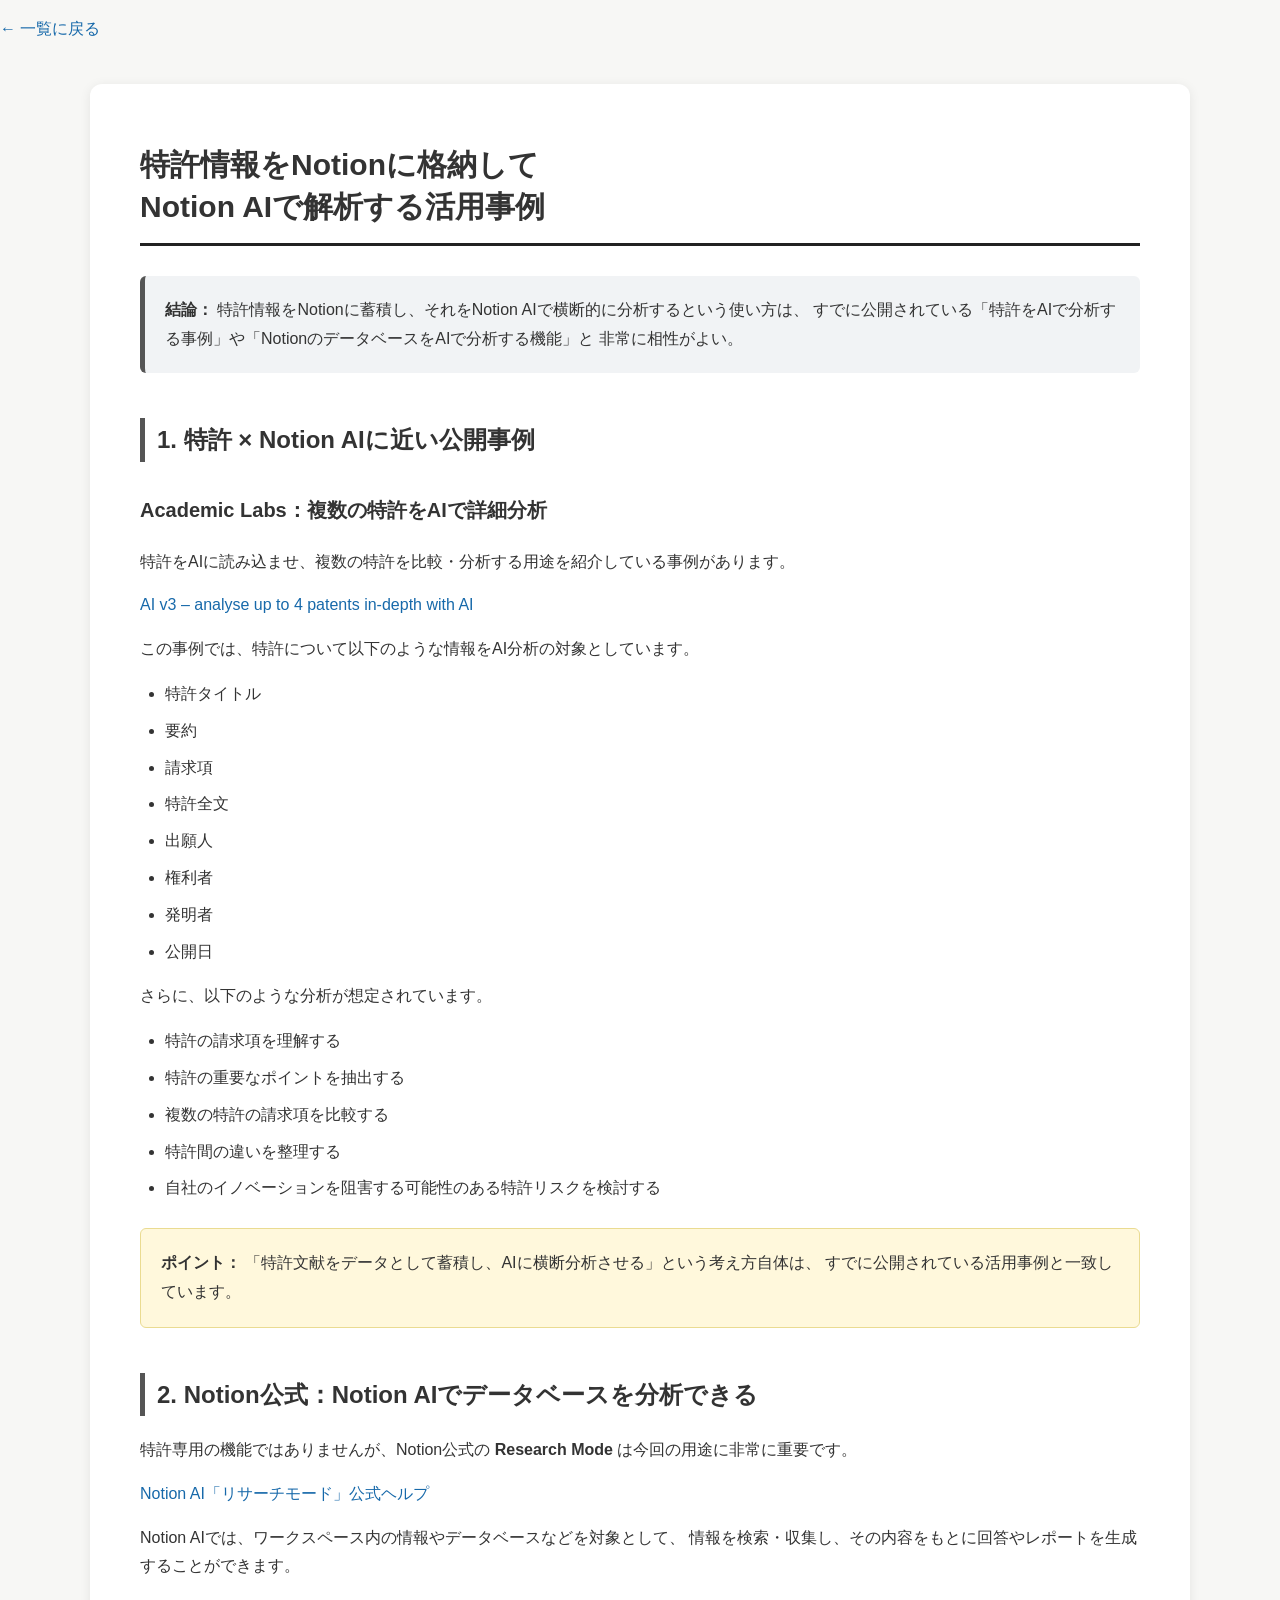
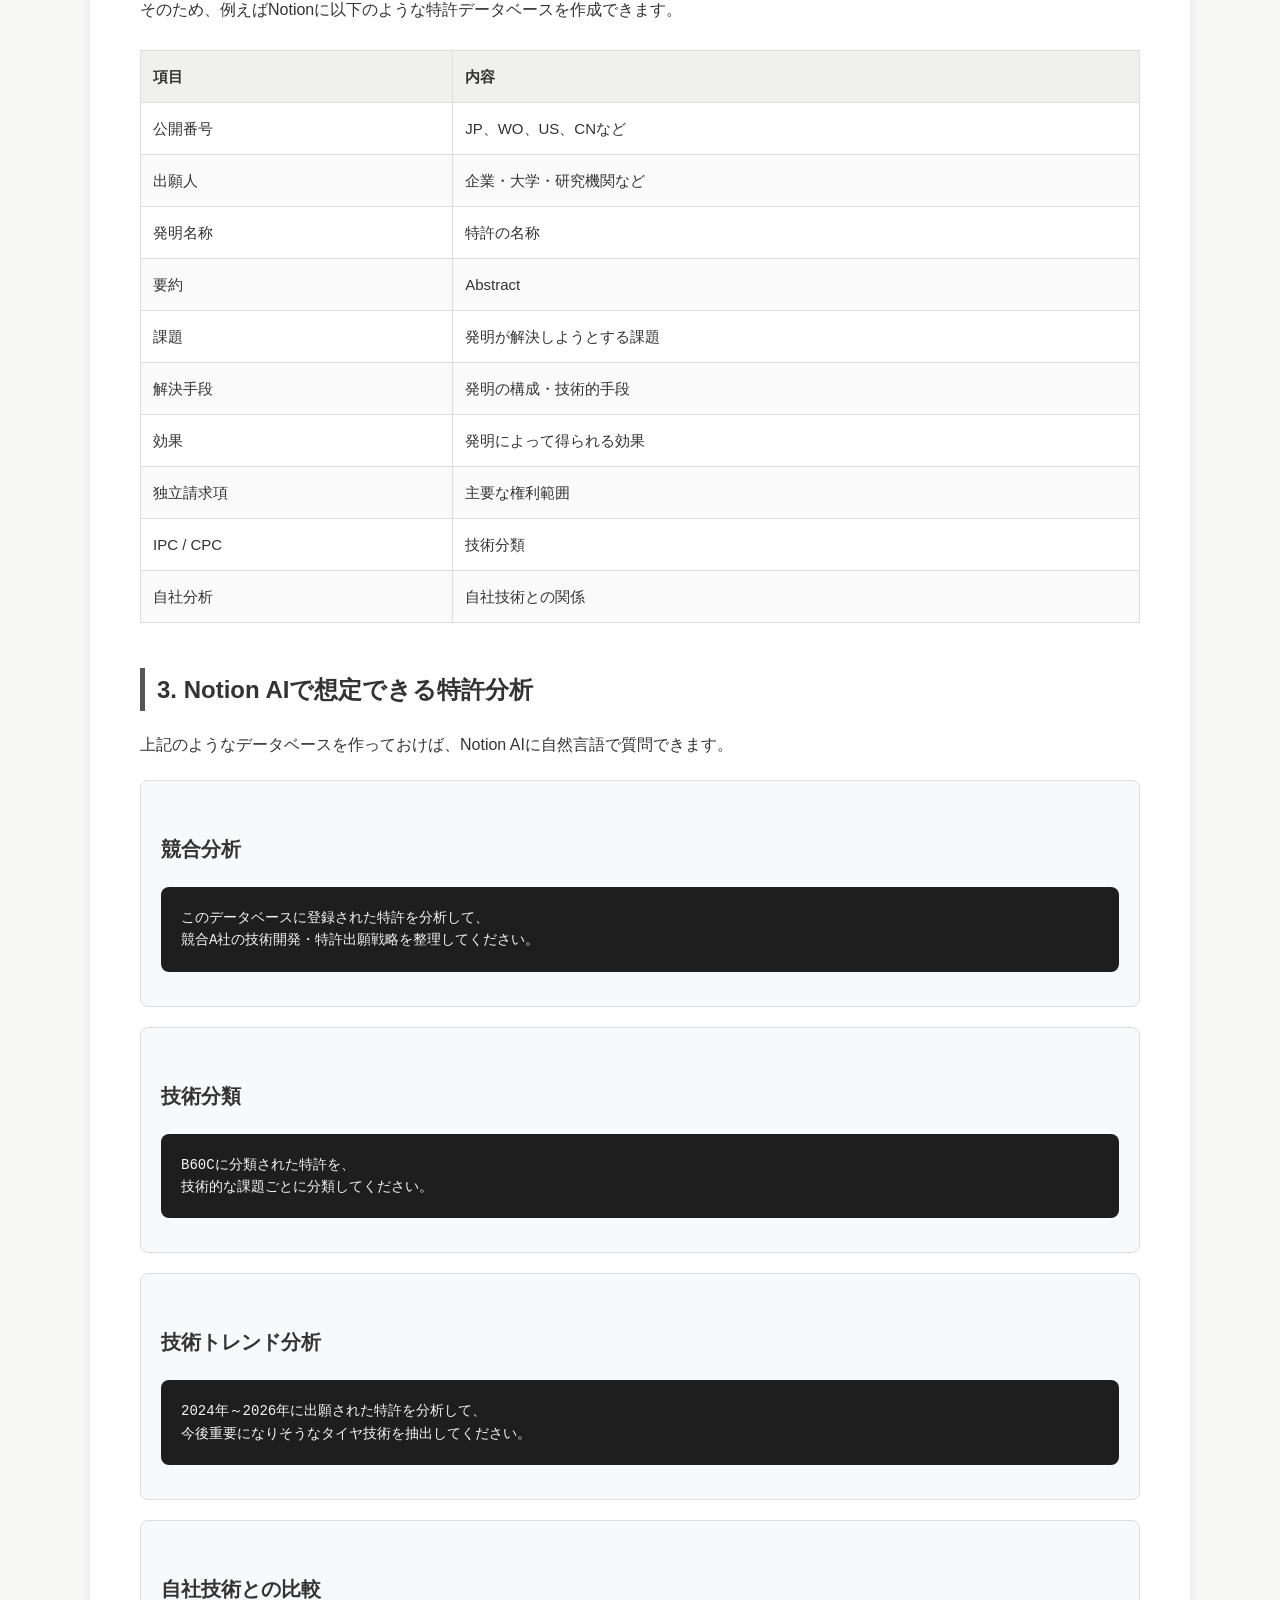
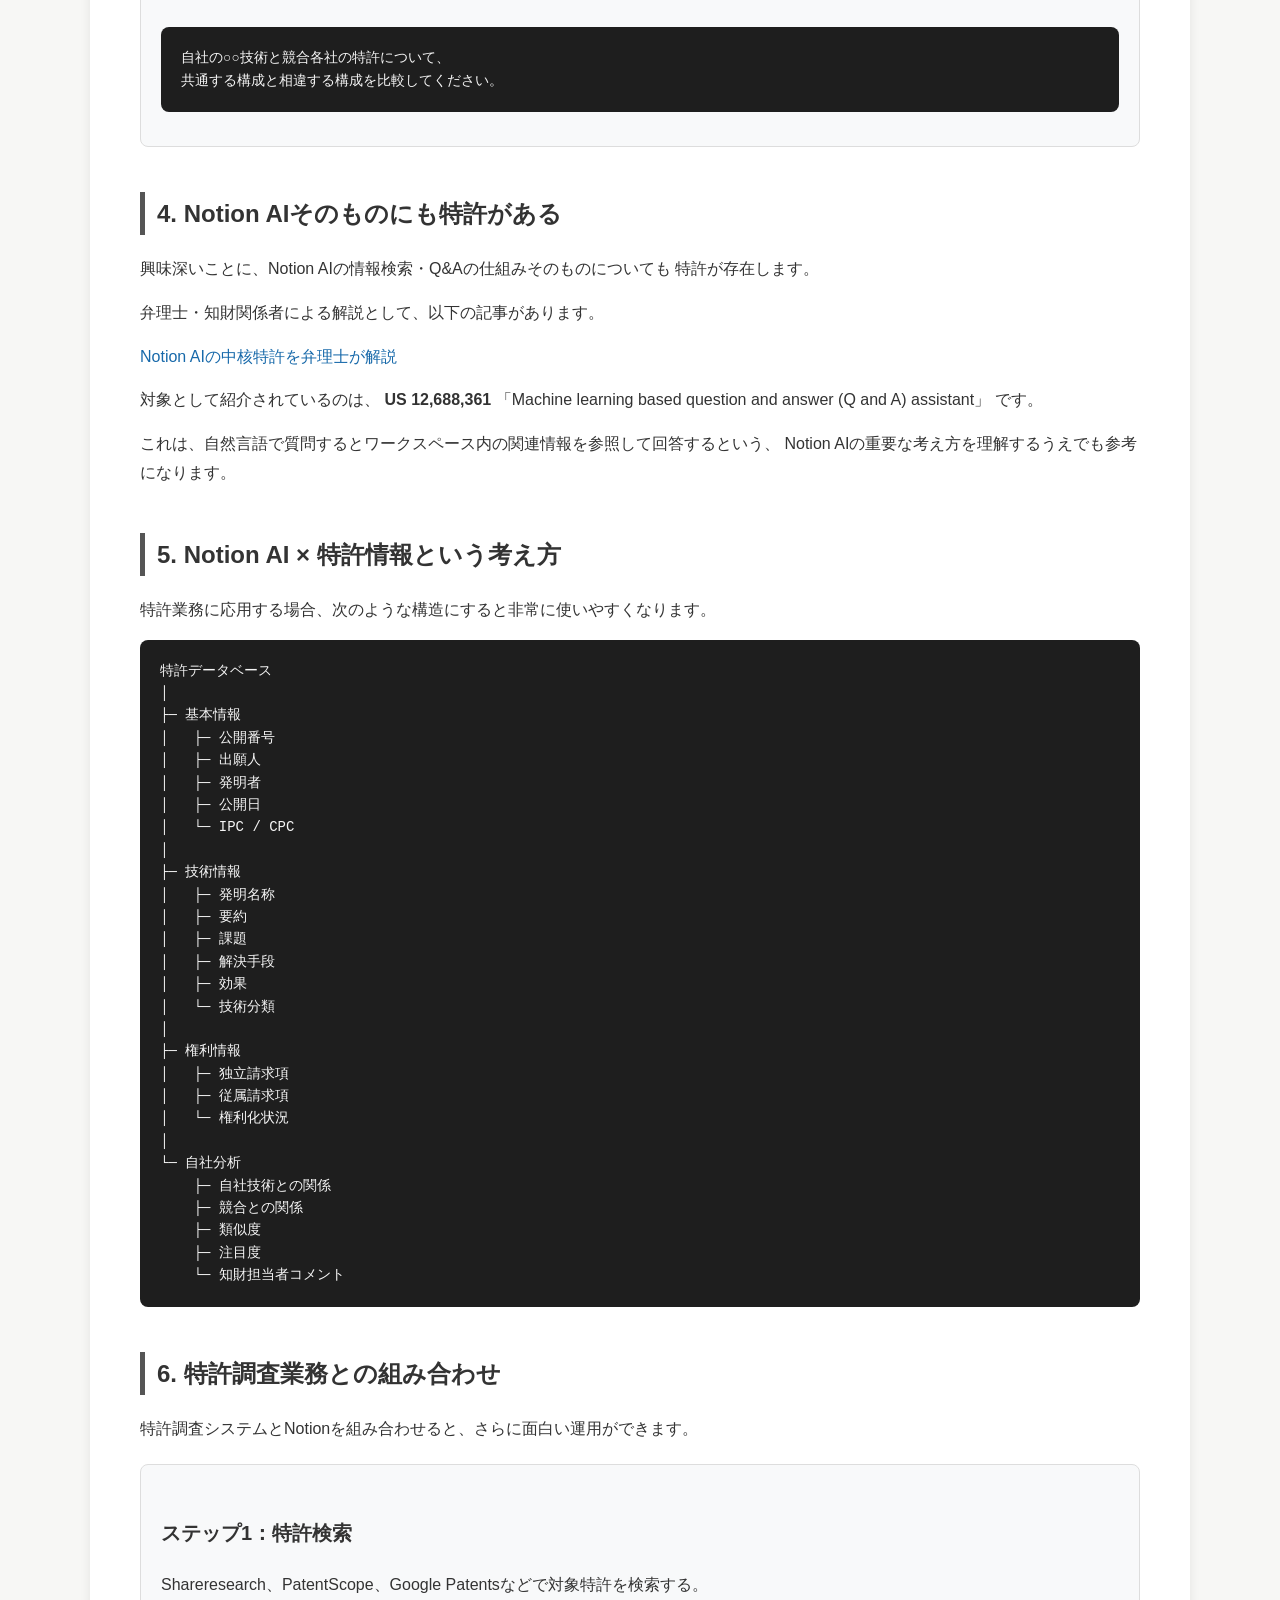
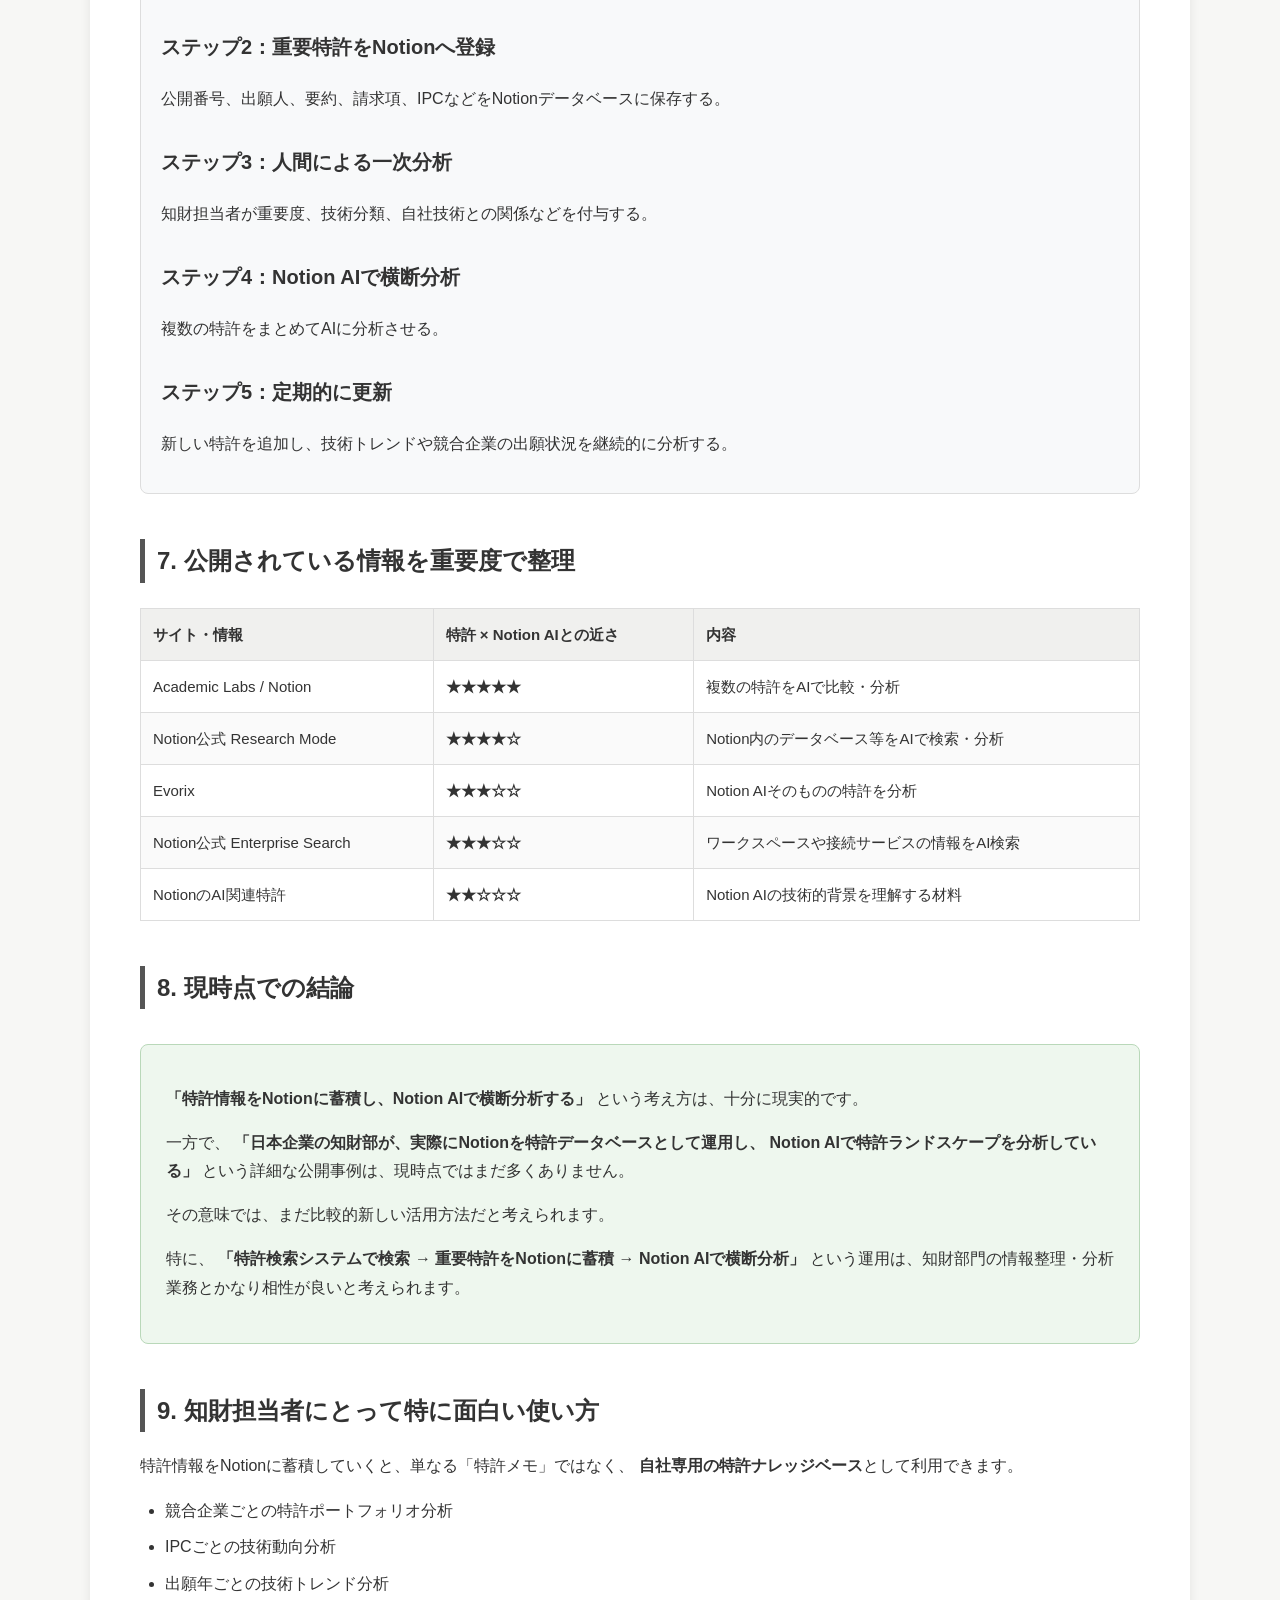
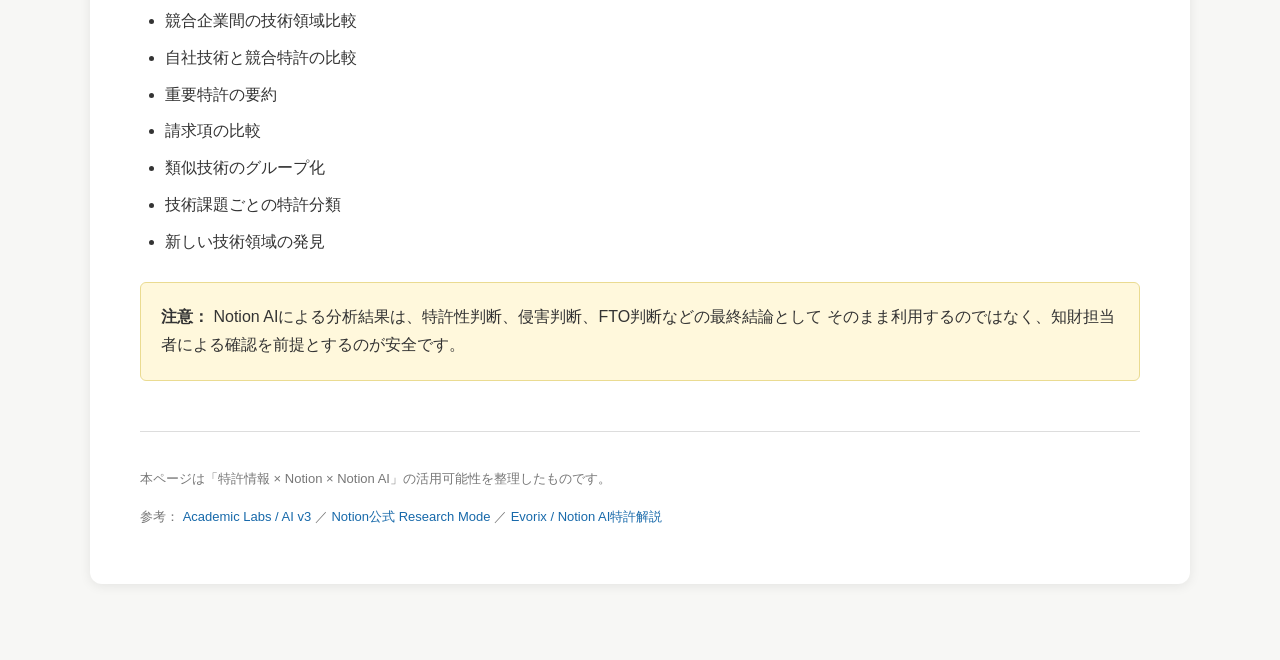
<file: articles/特許情報をNotionに格納して.html>
<!DOCTYPE html>
<html lang="ja">
<head>
  <meta charset="UTF-8">
  <meta name="viewport" content="width=device-width, initial-scale=1.0">
  <title>特許情報をNotionに格納してNotion AIで解析する活用事例</title>
  <style>
    body {
      font-family: -apple-system, BlinkMacSystemFont, "Segoe UI",
                   "Hiragino Kaku Gothic ProN", "Yu Gothic", Meiryo, sans-serif;
      line-height: 1.8;
      color: #333;
      background: #f7f7f5;
      margin: 0;
      padding: 0;
    }

    .container {
      max-width: 1000px;
      margin: 40px auto;
      background: #fff;
      padding: 40px 50px;
      box-shadow: 0 2px 12px rgba(0,0,0,0.08);
      border-radius: 12px;
    }

    h1 {
      font-size: 30px;
      line-height: 1.4;
      border-bottom: 3px solid #222;
      padding-bottom: 15px;
      margin-bottom: 30px;
    }

    h2 {
      font-size: 24px;
      margin-top: 45px;
      padding-left: 12px;
      border-left: 5px solid #555;
    }

    h3 {
      font-size: 20px;
      margin-top: 30px;
    }

    p {
      margin: 15px 0;
    }

    a {
      color: #1769aa;
      text-decoration: none;
    }

    a:hover {
      text-decoration: underline;
    }

    .summary {
      background: #f1f3f5;
      border-left: 5px solid #555;
      padding: 20px;
      margin: 25px 0;
      border-radius: 6px;
    }

    .important {
      background: #fff8dc;
      border: 1px solid #eadb91;
      padding: 20px;
      margin: 25px 0;
      border-radius: 6px;
    }

    .example {
      background: #f8f9fa;
      border: 1px solid #ddd;
      padding: 20px;
      margin: 20px 0;
      border-radius: 8px;
    }

    pre {
      background: #1e1e1e;
      color: #f5f5f5;
      padding: 20px;
      border-radius: 8px;
      overflow-x: auto;
      line-height: 1.6;
      font-size: 14px;
    }

    code {
      font-family: Consolas, "Courier New", monospace;
    }

    table {
      width: 100%;
      border-collapse: collapse;
      margin: 25px 0;
      font-size: 15px;
    }

    th, td {
      border: 1px solid #ddd;
      padding: 12px;
      text-align: left;
      vertical-align: top;
    }

    th {
      background: #f0f0ee;
    }

    tr:nth-child(even) {
      background: #fafafa;
    }

    .stars {
      white-space: nowrap;
      font-weight: bold;
    }

    ul {
      padding-left: 25px;
    }

    li {
      margin: 8px 0;
    }

    .conclusion {
      background: #eef7ee;
      border: 1px solid #b9d8b9;
      padding: 25px;
      margin-top: 35px;
      border-radius: 8px;
    }

    .footer {
      margin-top: 50px;
      padding-top: 20px;
      border-top: 1px solid #ddd;
      color: #777;
      font-size: 13px;
    }

    @media (max-width: 700px) {
      .container {
        margin: 0;
        padding: 25px 20px;
        border-radius: 0;
      }

      h1 {
        font-size: 25px;
      }

      h2 {
        font-size: 21px;
      }

      table {
        font-size: 13px;
      }

      th, td {
        padding: 8px;
      }
    }
  </style>
</head>

<body>
<p><a href="../index.html">← 一覧に戻る</a></p>
<div class="container">

  <h1>
    特許情報をNotionに格納して<br>
    Notion AIで解析する活用事例
  </h1>

  <div class="summary">
    <strong>結論：</strong>
    特許情報をNotionに蓄積し、それをNotion AIで横断的に分析するという使い方は、
    すでに公開されている「特許をAIで分析する事例」や「NotionのデータベースをAIで分析する機能」と
    非常に相性がよい。
  </div>

  <h2>1. 特許 × Notion AIに近い公開事例</h2>

  <h3>Academic Labs：複数の特許をAIで詳細分析</h3>

  <p>
    特許をAIに読み込ませ、複数の特許を比較・分析する用途を紹介している事例があります。
  </p>

  <p>
    <a href="https://academiclabscom.notion.site/AI-v3-analyse-up-to-4-patents-in-depth-with-AI-1c9713804a6480e69ddbcc6f1ced865e"
       target="_blank">
      AI v3 – analyse up to 4 patents in-depth with AI
    </a>
  </p>

  <p>
    この事例では、特許について以下のような情報をAI分析の対象としています。
  </p>

  <ul>
    <li>特許タイトル</li>
    <li>要約</li>
    <li>請求項</li>
    <li>特許全文</li>
    <li>出願人</li>
    <li>権利者</li>
    <li>発明者</li>
    <li>公開日</li>
  </ul>

  <p>
    さらに、以下のような分析が想定されています。
  </p>

  <ul>
    <li>特許の請求項を理解する</li>
    <li>特許の重要なポイントを抽出する</li>
    <li>複数の特許の請求項を比較する</li>
    <li>特許間の違いを整理する</li>
    <li>自社のイノベーションを阻害する可能性のある特許リスクを検討する</li>
  </ul>

  <div class="important">
    <strong>ポイント：</strong>
    「特許文献をデータとして蓄積し、AIに横断分析させる」という考え方自体は、
    すでに公開されている活用事例と一致しています。
  </div>


  <h2>2. Notion公式：Notion AIでデータベースを分析できる</h2>

  <p>
    特許専用の機能ではありませんが、Notion公式の
    <strong>Research Mode</strong> は今回の用途に非常に重要です。
  </p>

  <p>
    <a href="https://www.notion.com/ja/help/research-mode"
       target="_blank">
      Notion AI「リサーチモード」公式ヘルプ
    </a>
  </p>

  <p>
    Notion AIでは、ワークスペース内の情報やデータベースなどを対象として、
    情報を検索・収集し、その内容をもとに回答やレポートを生成することができます。
  </p>

  <p>
    そのため、例えばNotionに以下のような特許データベースを作成できます。
  </p>

  <table>
    <thead>
      <tr>
        <th>項目</th>
        <th>内容</th>
      </tr>
    </thead>
    <tbody>
      <tr>
        <td>公開番号</td>
        <td>JP、WO、US、CNなど</td>
      </tr>
      <tr>
        <td>出願人</td>
        <td>企業・大学・研究機関など</td>
      </tr>
      <tr>
        <td>発明名称</td>
        <td>特許の名称</td>
      </tr>
      <tr>
        <td>要約</td>
        <td>Abstract</td>
      </tr>
      <tr>
        <td>課題</td>
        <td>発明が解決しようとする課題</td>
      </tr>
      <tr>
        <td>解決手段</td>
        <td>発明の構成・技術的手段</td>
      </tr>
      <tr>
        <td>効果</td>
        <td>発明によって得られる効果</td>
      </tr>
      <tr>
        <td>独立請求項</td>
        <td>主要な権利範囲</td>
      </tr>
      <tr>
        <td>IPC / CPC</td>
        <td>技術分類</td>
      </tr>
      <tr>
        <td>自社分析</td>
        <td>自社技術との関係</td>
      </tr>
    </tbody>
  </table>


  <h2>3. Notion AIで想定できる特許分析</h2>

  <p>
    上記のようなデータベースを作っておけば、Notion AIに自然言語で質問できます。
  </p>

  <div class="example">

    <h3>競合分析</h3>

    <pre><code>このデータベースに登録された特許を分析して、
競合A社の技術開発・特許出願戦略を整理してください。</code></pre>

  </div>

  <div class="example">

    <h3>技術分類</h3>

    <pre><code>B60Cに分類された特許を、
技術的な課題ごとに分類してください。</code></pre>

  </div>

  <div class="example">

    <h3>技術トレンド分析</h3>

    <pre><code>2024年～2026年に出願された特許を分析して、
今後重要になりそうなタイヤ技術を抽出してください。</code></pre>

  </div>

  <div class="example">

    <h3>自社技術との比較</h3>

    <pre><code>自社の○○技術と競合各社の特許について、
共通する構成と相違する構成を比較してください。</code></pre>

  </div>


  <h2>4. Notion AIそのものにも特許がある</h2>

  <p>
    興味深いことに、Notion AIの情報検索・Q&Aの仕組みそのものについても
    特許が存在します。
  </p>

  <p>
    弁理士・知財関係者による解説として、以下の記事があります。
  </p>

  <p>
    <a href="https://www.evorix.jp/blog/notion-ai-qa-assistant-patent-us12688361"
       target="_blank">
      Notion AIの中核特許を弁理士が解説
    </a>
  </p>

  <p>
    対象として紹介されているのは、
    <strong>US 12,688,361</strong>
    「Machine learning based question and answer (Q and A) assistant」
    です。
  </p>

  <p>
    これは、自然言語で質問するとワークスペース内の関連情報を参照して回答するという、
    Notion AIの重要な考え方を理解するうえでも参考になります。
  </p>


  <h2>5. Notion AI × 特許情報という考え方</h2>

  <p>
    特許業務に応用する場合、次のような構造にすると非常に使いやすくなります。
  </p>

  <pre><code>特許データベース
│
├─ 基本情報
│   ├─ 公開番号
│   ├─ 出願人
│   ├─ 発明者
│   ├─ 公開日
│   └─ IPC / CPC
│
├─ 技術情報
│   ├─ 発明名称
│   ├─ 要約
│   ├─ 課題
│   ├─ 解決手段
│   ├─ 効果
│   └─ 技術分類
│
├─ 権利情報
│   ├─ 独立請求項
│   ├─ 従属請求項
│   └─ 権利化状況
│
└─ 自社分析
    ├─ 自社技術との関係
    ├─ 競合との関係
    ├─ 類似度
    ├─ 注目度
    └─ 知財担当者コメント</code></pre>


  <h2>6. 特許調査業務との組み合わせ</h2>

  <p>
    特許調査システムとNotionを組み合わせると、さらに面白い運用ができます。
  </p>

  <div class="example">

    <h3>ステップ1：特許検索</h3>
    <p>
      Shareresearch、PatentScope、Google Patentsなどで対象特許を検索する。
    </p>

    <h3>ステップ2：重要特許をNotionへ登録</h3>
    <p>
      公開番号、出願人、要約、請求項、IPCなどをNotionデータベースに保存する。
    </p>

    <h3>ステップ3：人間による一次分析</h3>
    <p>
      知財担当者が重要度、技術分類、自社技術との関係などを付与する。
    </p>

    <h3>ステップ4：Notion AIで横断分析</h3>
    <p>
      複数の特許をまとめてAIに分析させる。
    </p>

    <h3>ステップ5：定期的に更新</h3>
    <p>
      新しい特許を追加し、技術トレンドや競合企業の出願状況を継続的に分析する。
    </p>

  </div>


  <h2>7. 公開されている情報を重要度で整理</h2>

  <table>
    <thead>
      <tr>
        <th>サイト・情報</th>
        <th>特許 × Notion AIとの近さ</th>
        <th>内容</th>
      </tr>
    </thead>

    <tbody>
      <tr>
        <td>Academic Labs / Notion</td>
        <td class="stars">★★★★★</td>
        <td>複数の特許をAIで比較・分析</td>
      </tr>

      <tr>
        <td>Notion公式 Research Mode</td>
        <td class="stars">★★★★☆</td>
        <td>Notion内のデータベース等をAIで検索・分析</td>
      </tr>

      <tr>
        <td>Evorix</td>
        <td class="stars">★★★☆☆</td>
        <td>Notion AIそのものの特許を分析</td>
      </tr>

      <tr>
        <td>Notion公式 Enterprise Search</td>
        <td class="stars">★★★☆☆</td>
        <td>ワークスペースや接続サービスの情報をAI検索</td>
      </tr>

      <tr>
        <td>NotionのAI関連特許</td>
        <td class="stars">★★☆☆☆</td>
        <td>Notion AIの技術的背景を理解する材料</td>
      </tr>
    </tbody>
  </table>


  <h2>8. 現時点での結論</h2>

  <div class="conclusion">

    <p>
      <strong>
        「特許情報をNotionに蓄積し、Notion AIで横断分析する」
      </strong>
      という考え方は、十分に現実的です。
    </p>

    <p>
      一方で、
      <strong>
        「日本企業の知財部が、実際にNotionを特許データベースとして運用し、
        Notion AIで特許ランドスケープを分析している」
      </strong>
      という詳細な公開事例は、現時点ではまだ多くありません。
    </p>

    <p>
      その意味では、まだ比較的新しい活用方法だと考えられます。
    </p>

    <p>
      特に、
      <strong>
        「特許検索システムで検索 → 重要特許をNotionに蓄積 → Notion AIで横断分析」
      </strong>
      という運用は、知財部門の情報整理・分析業務とかなり相性が良いと考えられます。
    </p>

  </div>


  <h2>9. 知財担当者にとって特に面白い使い方</h2>

  <p>
    特許情報をNotionに蓄積していくと、単なる「特許メモ」ではなく、
    <strong>自社専用の特許ナレッジベース</strong>として利用できます。
  </p>

  <ul>
    <li>競合企業ごとの特許ポートフォリオ分析</li>
    <li>IPCごとの技術動向分析</li>
    <li>出願年ごとの技術トレンド分析</li>
    <li>競合企業間の技術領域比較</li>
    <li>自社技術と競合特許の比較</li>
    <li>重要特許の要約</li>
    <li>請求項の比較</li>
    <li>類似技術のグループ化</li>
    <li>技術課題ごとの特許分類</li>
    <li>新しい技術領域の発見</li>
  </ul>

  <div class="important">
    <strong>注意：</strong>
    Notion AIによる分析結果は、特許性判断、侵害判断、FTO判断などの最終結論として
    そのまま利用するのではなく、知財担当者による確認を前提とするのが安全です。
  </div>


  <div class="footer">
    <p>
      本ページは「特許情報 × Notion × Notion AI」の活用可能性を整理したものです。
    </p>

    <p>
      参考：
      <a href="https://academiclabscom.notion.site/AI-v3-analyse-up-to-4-patents-in-depth-with-AI-1c9713804a6480e69ddbcc6f1ced865e"
         target="_blank">
        Academic Labs / AI v3
      </a>
      ／
      <a href="https://www.notion.com/ja/help/research-mode"
         target="_blank">
        Notion公式 Research Mode
      </a>
      ／
      <a href="https://www.evorix.jp/blog/notion-ai-qa-assistant-patent-us12688361"
         target="_blank">
        Evorix / Notion AI特許解説
      </a>
    </p>
  </div>

</div>

</body>
</html>
</file>
<file: assets/style.css>
:root{
  --bg:#faf8f3; --card:#fff; --ink:#222; --accent:#c9a44a; --muted:#888;
}
*{box-sizing:border-box}
body{margin:0;font-family:"Hiragino Kaku Gothic ProN","Noto Sans JP",Meiryo,sans-serif;background:var(--bg);color:var(--ink);line-height:1.7}
.wrap{max-width:980px;margin:0 auto;padding:0 1.2rem}
.site-header{background:linear-gradient(135deg,#1a2a4a,#3a2a5a);color:#fff;padding:3rem 0 2rem}
.site-header h1{margin:0 0 .4rem;font-size:2rem}
.site-header p{opacity:.9;margin:0 0 1rem}
.btn{display:inline-block;background:var(--accent);color:#222;padding:.5rem 1rem;border-radius:999px;text-decoration:none;font-weight:bold;margin-right:.5rem}
.btn.secondary{background:rgba(255,255,255,.15);color:#fff;border:1px solid rgba(255,255,255,.3)}
.controls{display:flex;gap:.8rem;margin:1.5rem 0;flex-wrap:wrap}
.controls input,.controls select{padding:.6rem .9rem;border:1px solid #ddd;border-radius:10px;font-size:1rem;flex:1;min-width:200px}
.grid{display:grid;grid-template-columns:repeat(auto-fill,minmax(280px,1fr));gap:1rem}
.card{display:block;background:var(--card);border-radius:14px;padding:1.1rem 1.2rem;text-decoration:none;color:inherit;box-shadow:0 4px 14px rgba(0,0,0,.06);border:1px solid #eee;transition:.15s}
.card:hover{transform:translateY(-2px);box-shadow:0 8px 22px rgba(0,0,0,.08)}
.card-date{font-size:.8rem;color:var(--muted)}
.card h3{margin:.3rem 0 .4rem;font-size:1.05rem;line-height:1.4}
.card p{font-size:.9rem;color:#444;margin:0 0 .6rem}
.tags span{font-size:.75rem;background:#f2ede0;border-radius:999px;padding:.15rem .5rem;margin-right:.3rem}
.howto{margin-top:3rem;background:#fff;border-radius:14px;padding:1.5rem;border:1px solid #eee}
.howto pre{background:#111;color:#eee;padding:1rem;border-radius:10px;overflow:auto}
code{background:#f2ede0;padding:.15rem .4rem;border-radius:6px}
.site-footer{padding:2rem 0;text-align:center;color:var(--muted);font-size:.85rem;margin-top:2rem}
</file>
